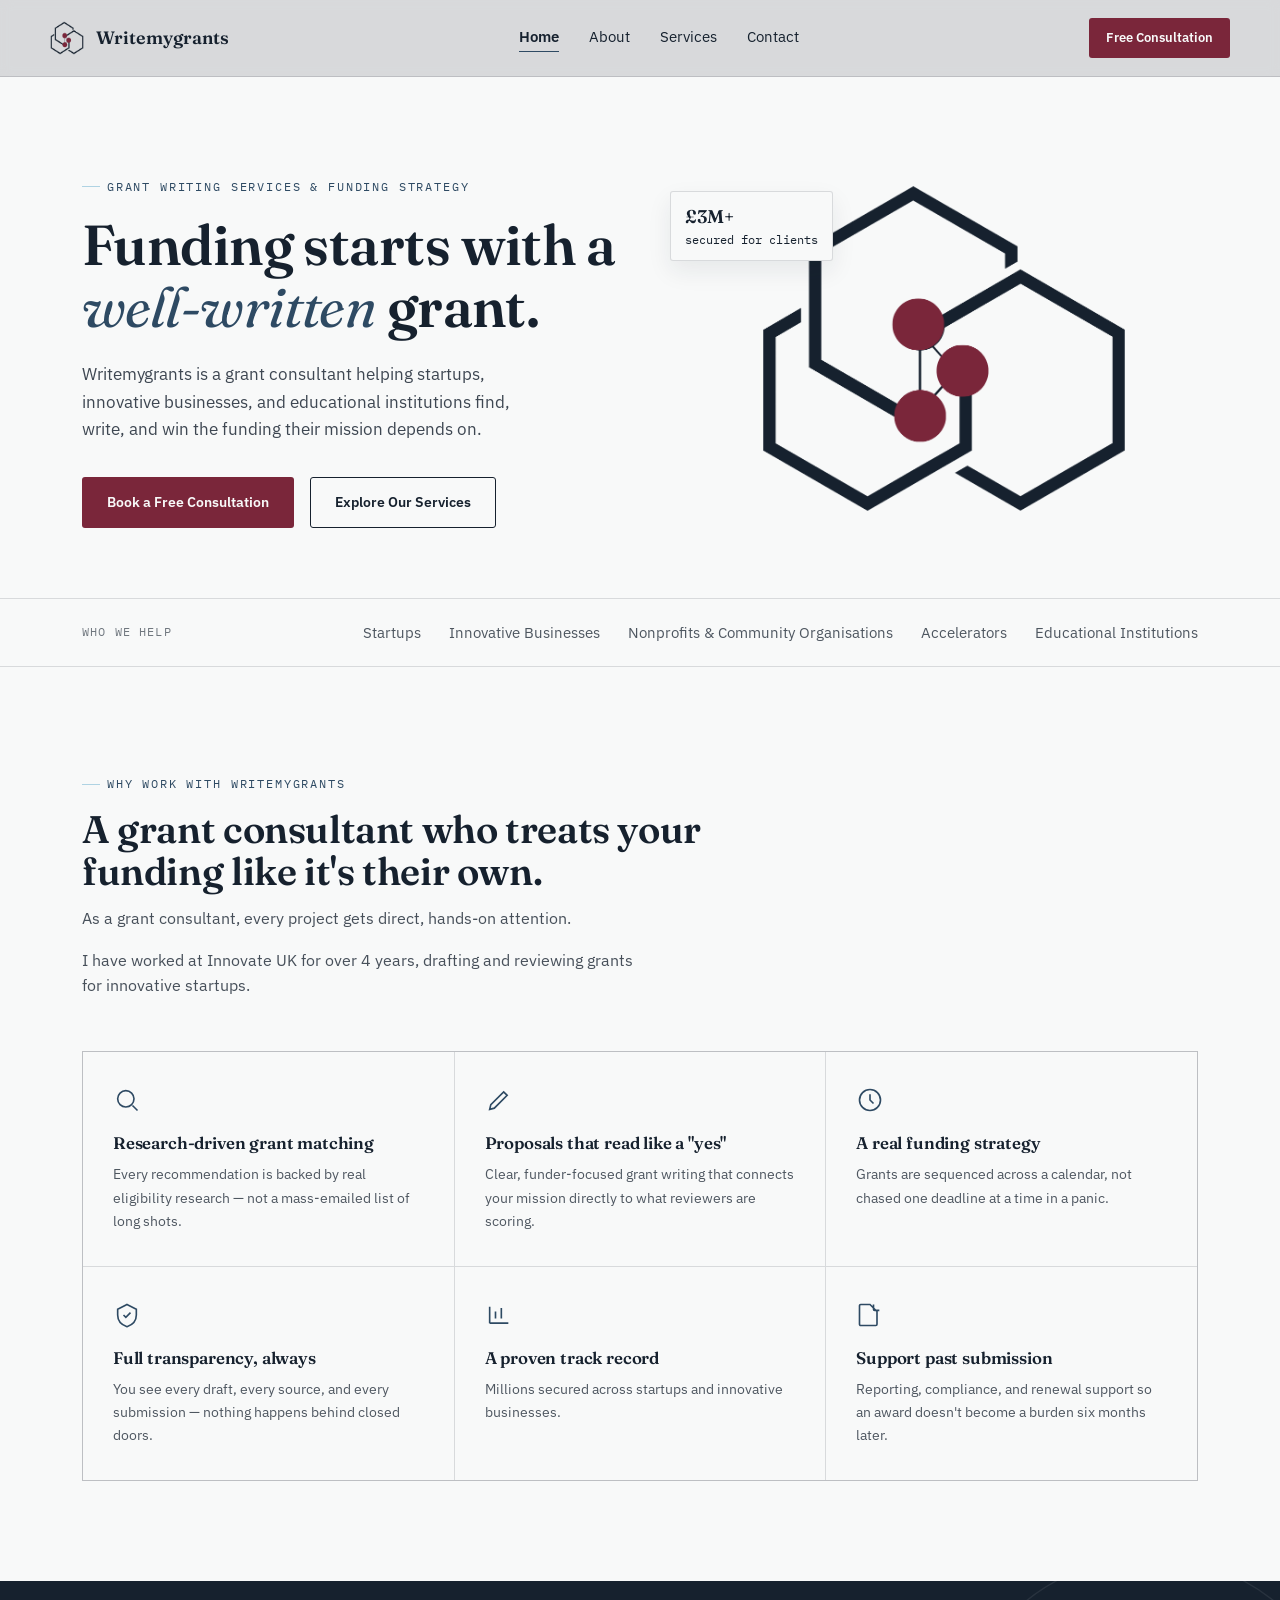
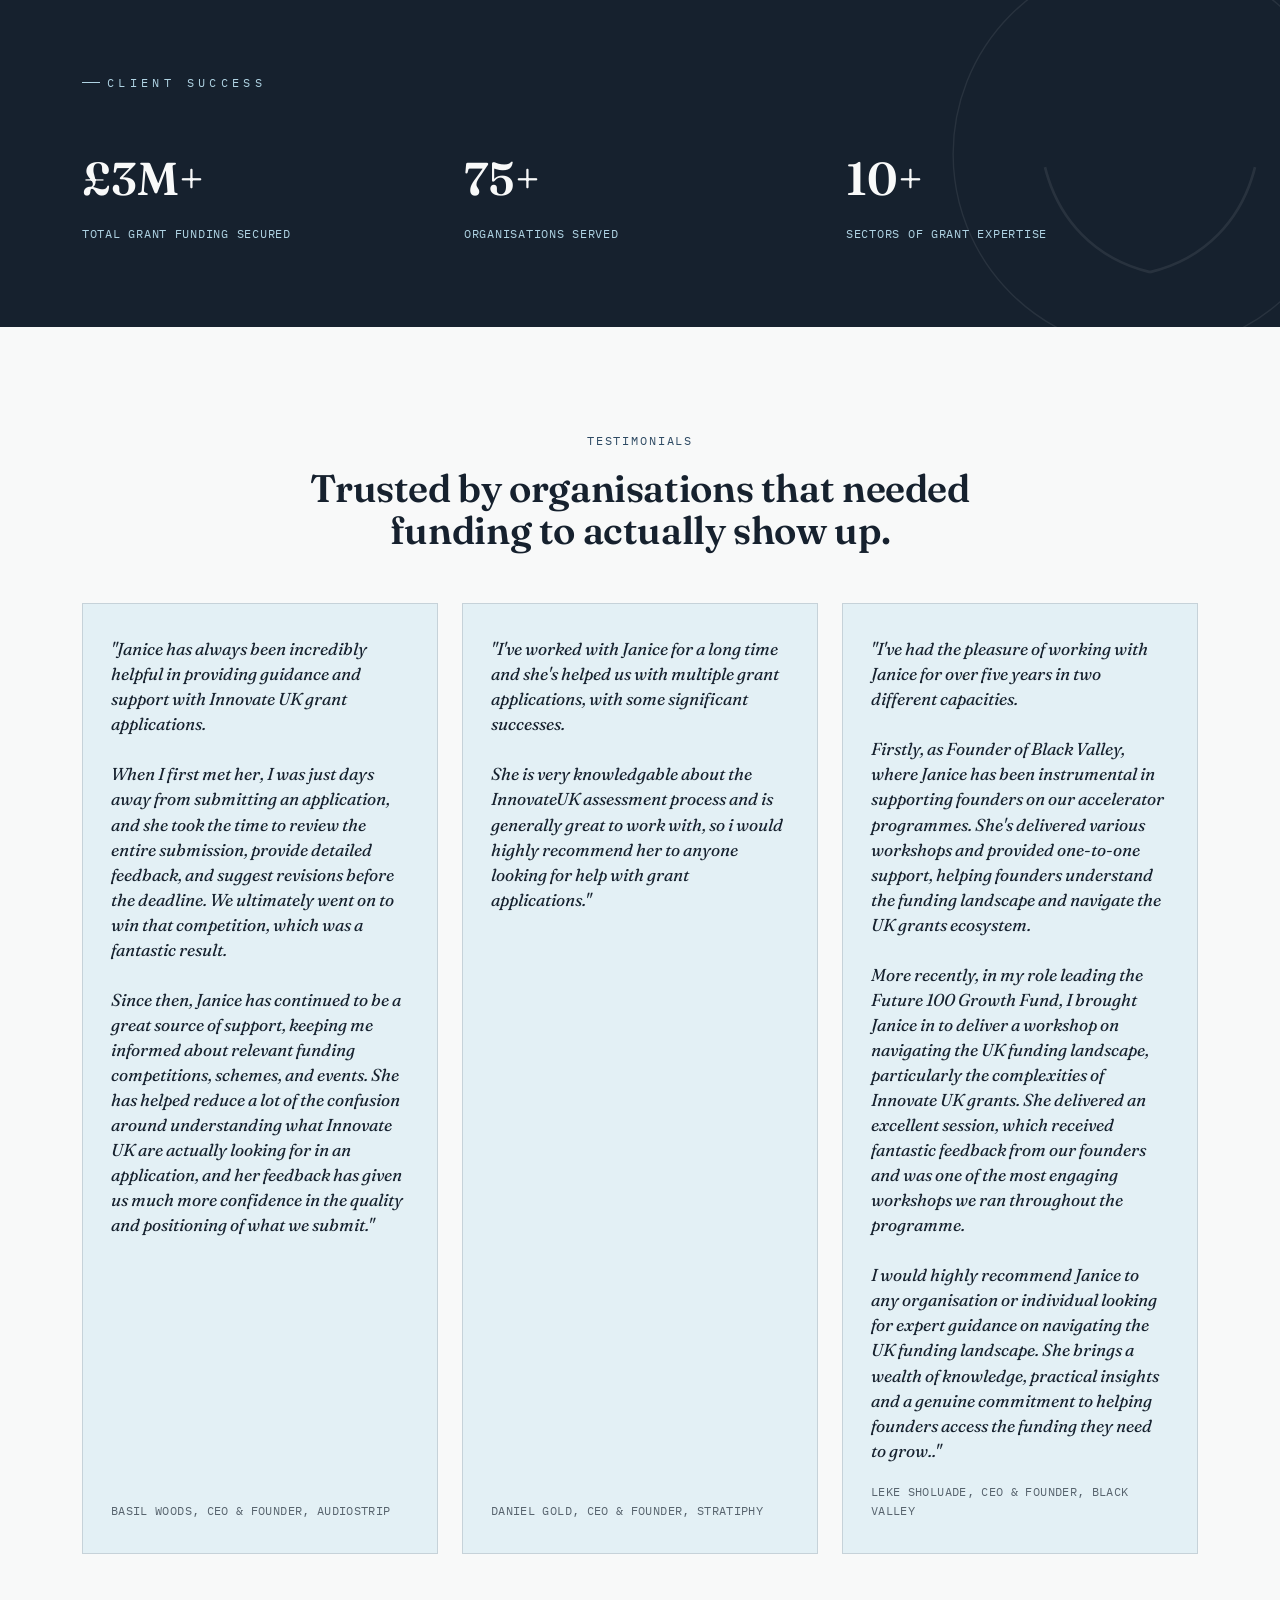
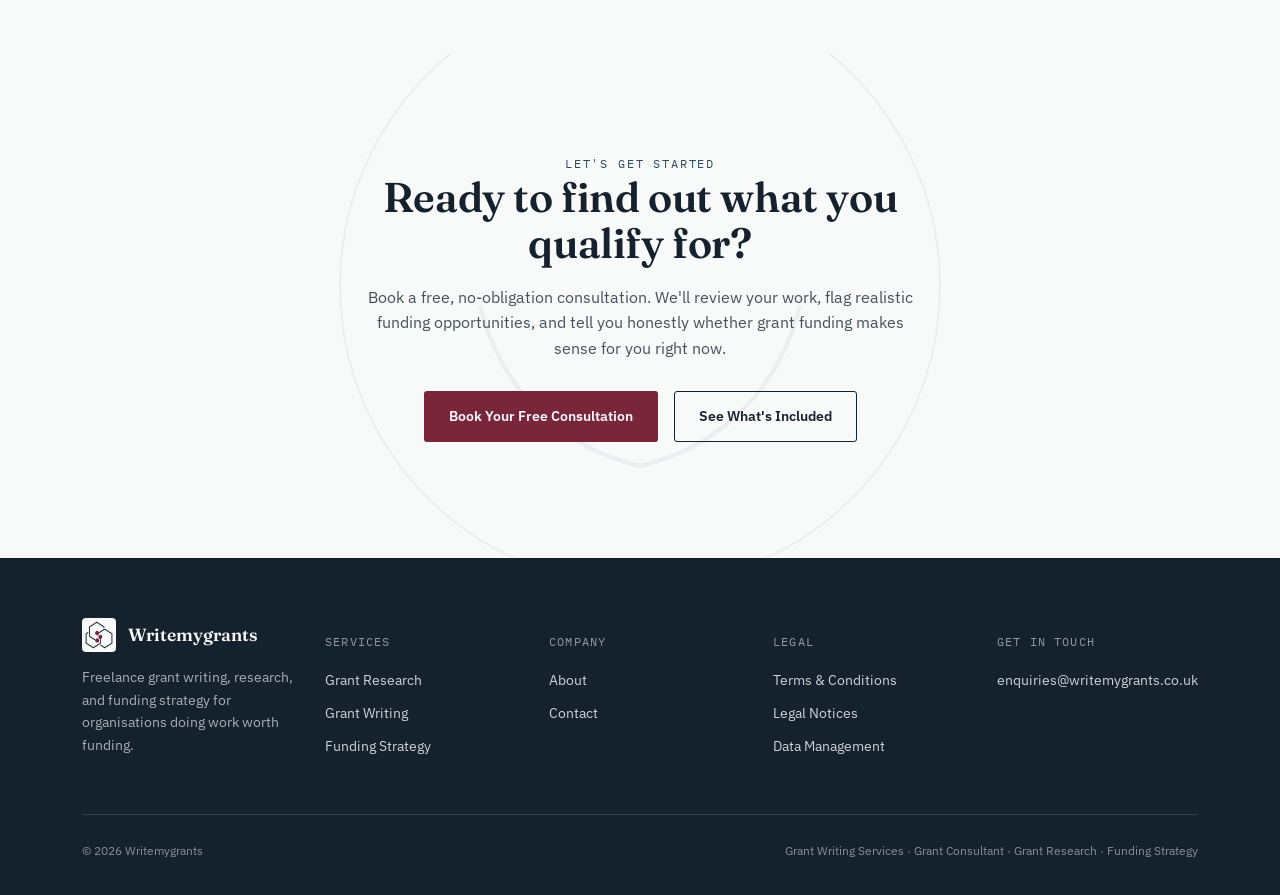
<file: index.html>
<!DOCTYPE html>
<html lang="en">
<head>
<meta charset="UTF-8">
<meta name="viewport" content="width=device-width, initial-scale=1.0">
<title>Writemygrants | Grant Writing Services &amp; Grant Consultant for Startups &amp; Small Businesses</title>
<meta name="description" content="Writemygrants helps startups, innovative businesses, nonprofits, and educational institutions secure funding through expert grant research, grant writing, and funding strategy. Book a free consultation.">
<link rel="preconnect" href="https://fonts.googleapis.com">
<link rel="preconnect" href="https://fonts.gstatic.com" crossorigin>
<link href="https://fonts.googleapis.com/css2?family=Fraunces:ital,opsz,wght@0,9..144,300;0,9..144,500;0,9..144,600;1,9..144,400&family=IBM+Plex+Sans:wght@400;500;600&family=IBM+Plex+Mono:wght@400;500&display=swap" rel="stylesheet">
<link rel="stylesheet" href="styles.css">
</head>
<body>

<header class="site">
  <div class="wrap header-row">
    <a href="index.html" class="brand">
      <img class="mark" src="assets/writemygrants-logo-uploaded.png" alt="Writemygrants logo">
      Writemygrants
    </a>
    <nav class="main-nav" id="mainNav">
      <a href="index.html" class="active">Home</a>
      <a href="about.html">About</a>
      <a href="services.html">Services</a>
      <a href="contact.html">Contact</a>
    </nav>
    <div class="nav-cta">
      <a href="contact.html" class="btn btn-primary btn-sm">Free Consultation</a>
      <button class="nav-toggle" id="navToggle" aria-label="Toggle menu" aria-expanded="false" aria-controls="mainNav">
        <span></span><span></span><span></span>
      </button>
    </div>
  </div>
</header>

<main>

  <!-- ===== HERO ===== -->
  <section class="hero">
    <div class="wrap hero-grid">
      <div>
        <span class="eyebrow">Grant Writing Services &amp; Funding Strategy</span>
        <h1>Funding starts with a <em>well-written</em> grant.</h1>
        <p class="lede">Writemygrants is a grant consultant helping startups, innovative businesses,  and educational institutions find, write, and win the funding their mission depends on.</p>
        <div class="actions">
          <a href="contact.html" class="btn btn-accent">Book a Free Consultation</a>
          <a href="services.html" class="btn btn-ghost">Explore Our Services</a>
        </div>
      </div>
      <div class="hero-visual">
        <img class="seal" src="assets/writemygrants-logo-uploaded.png" alt="Writemygrants logo">
        <div class="chip chip-a"><span class="n">£3M+</span>secured for clients</div>
      </div>
    </div>
  </section>

  <!-- ===== TRUST STRIP ===== -->
  <section class="trust">
    <div class="wrap trust-row">
      <span class="trust-label">Who we help</span>
      <div class="sector-list">
        <span>Startups</span>
        <span>Innovative Businesses</span>
        <span>Nonprofits &amp; Community Organisations</span>
        <span>Accelerators</span>
        <span>Educational Institutions</span>
      </div>
    </div>
  </section>

  <!-- ===== VALUE PROP / BENEFITS ===== -->
  <section class="section" id="benefits">
    <div class="wrap">
      <div class="section-head">
        <span class="eyebrow">Why work with Writemygrants</span>
        <h2>A grant consultant who treats your funding like it's their own.</h2>
        <p>As a grant consultant, every project gets direct, hands-on attention.</p>
        <p>I have worked at Innovate UK for over 4 years, drafting and reviewing grants for innovative startups.</p>
      </div>
      <div class="feature-grid">
        <div class="feature-card">
          <svg class="icon" viewBox="0 0 24 24" fill="none" stroke="currentColor" stroke-width="1.4"><circle cx="11" cy="11" r="7"/><path d="M21 21l-4.3-4.3"/></svg>
          <h3>Research-driven grant matching</h3>
          <p>Every recommendation is backed by real eligibility research — not a mass-emailed list of long shots.</p>
        </div>
        <div class="feature-card">
          <svg class="icon" viewBox="0 0 24 24" fill="none" stroke="currentColor" stroke-width="1.4"><path d="M4 20l4-1 11-11-3-3L5 16l-1 4z"/></svg>
          <h3>Proposals that read like a "yes"</h3>
          <p>Clear, funder-focused grant writing that connects your mission directly to what reviewers are scoring.</p>
        </div>
        <div class="feature-card">
          <svg class="icon" viewBox="0 0 24 24" fill="none" stroke="currentColor" stroke-width="1.4"><path d="M3 12a9 9 0 1018 0 9 9 0 00-18 0z"/><path d="M12 7v5l3 3"/></svg>
          <h3>A real funding strategy</h3>
          <p>Grants are sequenced across a calendar, not chased one deadline at a time in a panic.</p>
        </div>
        <div class="feature-card">
          <svg class="icon" viewBox="0 0 24 24" fill="none" stroke="currentColor" stroke-width="1.4"><path d="M9 12l2 2 4-4M12 3l8 4v5c0 5-3.5 8.5-8 10-4.5-1.5-8-5-8-10V7l8-4z"/></svg>
          <h3>Full transparency, always</h3>
          <p>You see every draft, every source, and every submission — nothing happens behind closed doors.</p>
        </div>
        <div class="feature-card">
          <svg class="icon" viewBox="0 0 24 24" fill="none" stroke="currentColor" stroke-width="1.4"><path d="M4 19V5M4 19h16M9 15v-6M14 15v-9"/></svg>
          <h3>A proven track record</h3>
          <p>Millions secured across startups and innovative businesses.</p>
        </div>
        <div class="feature-card">
          <svg class="icon" viewBox="0 0 24 24" fill="none" stroke="currentColor" stroke-width="1.4"><path d="M15 3v4a1 1 0 001 1h4M4 3h8l6 6v11a1 1 0 01-1 1H4a1 1 0 01-1-1V4a1 1 0 011-1z"/></svg>
          <h3>Support past submission</h3>
          <p>Reporting, compliance, and renewal support so an award doesn't become a burden six months later.</p>
        </div>
      </div>
    </div>
  </section>

  <!-- ===== CLIENT SUCCESS / STATS ===== -->
  <section class="band" id="results">
    <svg class="band-wreath" viewBox="0 0 320 320" fill="none">
      <path d="M160 250 C 118 240, 90 210, 80 170" stroke="var(--beige)" stroke-width="2" fill="none"/>
      <path d="M160 250 C 202 240, 230 210, 240 170" stroke="var(--beige)" stroke-width="2" fill="none"/>
      <circle cx="160" cy="160" r="150" stroke="var(--beige)" stroke-width="1"/>
    </svg>
    <div class="wrap">
      <span class="eyebrow" style="color:var(--pale-blue); margin-bottom:30px; letter-spacing:0.38em;">Client success</span>
      <div class="band-grid" style="margin-top:20px; grid-template-columns:repeat(3,1fr);">
        <div class="stat"><div class="num">£3M+</div><div class="label">Total grant funding secured</div></div>
        <div class="stat"><div class="num">75+</div><div class="label">Organisations served</div></div>
        <div class="stat"><div class="num">10+</div><div class="label">Sectors of grant expertise</div></div>
      </div>
    </div>
  </section>

  <!-- ===== TESTIMONIALS ===== -->
  <section class="section" id="testimonials">
    <div class="wrap">
      <div class="section-head center" style="margin-left:auto;margin-right:auto;">
        <span class="eyebrow center">Testimonials</span>
        <h2>Trusted by organisations that needed funding to actually show up.</h2>
      </div>
      <div class="testi-grid">
        <div class="testi-card">
          <blockquote>"Janice has always been incredibly helpful in providing guidance and support with Innovate UK grant applications. 
          <br><br>  
          When I first met her, I was just days away from submitting an application, and she took the time to review the entire submission, provide detailed feedback, and suggest revisions before the deadline. We ultimately went on to win that competition, which was a fantastic result.
          <br><br>
          Since then, Janice has continued to be a great source of support, keeping me informed about relevant funding competitions, schemes, and events. She has helped reduce a lot of the confusion around understanding what Innovate UK are actually looking for in an application, and her feedback has given us much more confidence in the quality and positioning of what we submit."</blockquote>
          <cite>BASIL WOODS, CEO &amp; FOUNDER, AUDIOSTRIP</cite>
        </div>
        
        <div class="testi-card">
          <blockquote>"I've worked with Janice for a long time and she's helped us with multiple grant applications, with some significant successes. 
            <br><br>
            She is very knowledgable about the InnovateUK assessment process and is generally great to work with, so i would highly recommend her to anyone looking for help with grant applications."</blockquote>
          <cite>DANIEL GOLD, CEO &amp; FOUNDER, STRATIPHY</cite>
        </div>

        <div class="testi-card">
          <blockquote>"I've had the pleasure of working with Janice for over five years in two different capacities.
            <br><br>
            Firstly, as Founder of Black Valley, where Janice has been instrumental in supporting founders on our accelerator programmes. She's delivered various workshops and provided one-to-one support, helping founders understand the funding landscape and navigate the UK grants ecosystem.
            <br><br>
            More recently, in my role leading the Future 100 Growth Fund, I brought Janice in to deliver a workshop on navigating the UK funding landscape, particularly the complexities of Innovate UK grants. She delivered an excellent session, which received fantastic feedback from our founders and was one of the most engaging workshops we ran throughout the programme.
            <br><br>
            I would highly recommend Janice to any organisation or individual looking for expert guidance on navigating the UK funding landscape. She brings a wealth of knowledge, practical insights and a genuine commitment to helping founders access the funding they need to grow.."</blockquote>
          <cite>LEKE SHOLUADE, CEO &amp; FOUNDER, BLACK VALLEY</cite>
        </div>
      </div>
    </div>
  </section>

  <!-- ===== FINAL CTA / CONTACT SECTION ===== -->
  <section class="cta-final" id="contact">
    <svg class="cta-wreath" viewBox="0 0 320 320" fill="none">
      <path d="M160 250 C 118 240, 90 210, 80 170" stroke="var(--olive)" stroke-width="2" fill="none"/>
      <path d="M160 250 C 202 240, 230 210, 240 170" stroke="var(--olive)" stroke-width="2" fill="none"/>
      <circle cx="160" cy="160" r="150" stroke="var(--olive)" stroke-width="1"/>
    </svg>
    <div class="wrap inner">
      <span class="eyebrow center">Let's get started</span>
      <h2>Ready to find out what you qualify for?</h2>
      <p>Book a free, no-obligation consultation. We'll review your work, flag realistic funding opportunities, and tell you honestly whether grant funding makes sense for you right now.</p>
      <div class="actions center">
        <a href="contact.html" class="btn btn-accent">Book Your Free Consultation</a>
        <a href="services.html" class="btn btn-ghost">See What's Included</a>
      </div>
    </div>
  </section>

</main>

<footer class="site">
  <div class="wrap">
    <div class="footer-top">
      <div>
        <div class="footer-brand">
          <img class="mark" src="assets/writemygrants-logo-uploaded.png" alt="Writemygrants logo">
          Writemygrants
        </div>
        <p>Freelance grant writing, research, and funding strategy for organisations doing work worth funding.</p>
      </div>
      <div class="footer-col">
        <h4>Services</h4>
        <a href="services.html">Grant Research</a>
        <a href="services.html">Grant Writing</a>
        <a href="services.html">Funding Strategy</a>
      </div>
      <div class="footer-col">
        <h4>Company</h4>
        <a href="about.html">About</a>
        <a href="contact.html">Contact</a>
      </div>
      <div class="footer-col">
        <h4>Legal</h4>
        <a href="terms.html">Terms &amp; Conditions</a>
        <a href="legal.html">Legal Notices</a>
        <a href="data-management.html">Data Management</a>
      </div>
      <div class="footer-col">
        <h4>Get in touch</h4>
        <a href="mailto:enquiries@writemygrants.co.uk">enquiries@writemygrants.co.uk</a>
      </div>
    </div>
    <div class="footer-bottom">
      <span>© 2026 Writemygrants</span>
      <span>Grant Writing Services · Grant Consultant · Grant Research · Funding Strategy</span>
    </div>
  </div>
</footer>

<script>
  var navToggle = document.getElementById('navToggle');
  var header = document.querySelector('header.site');
  navToggle.addEventListener('click', function(){
    var isOpen = header.classList.toggle('nav-open');
    navToggle.setAttribute('aria-expanded', isOpen ? 'true' : 'false');
  });
  // Close the menu if a nav link is tapped, or the viewport is widened past mobile
  document.querySelectorAll('#mainNav a').forEach(function(a){
    a.addEventListener('click', function(){ header.classList.remove('nav-open'); navToggle.setAttribute('aria-expanded','false'); });
  });
  window.addEventListener('resize', function(){
    if (window.innerWidth > 640) { header.classList.remove('nav-open'); navToggle.setAttribute('aria-expanded','false'); }
  });
</script>

</body>
</html>
</file>
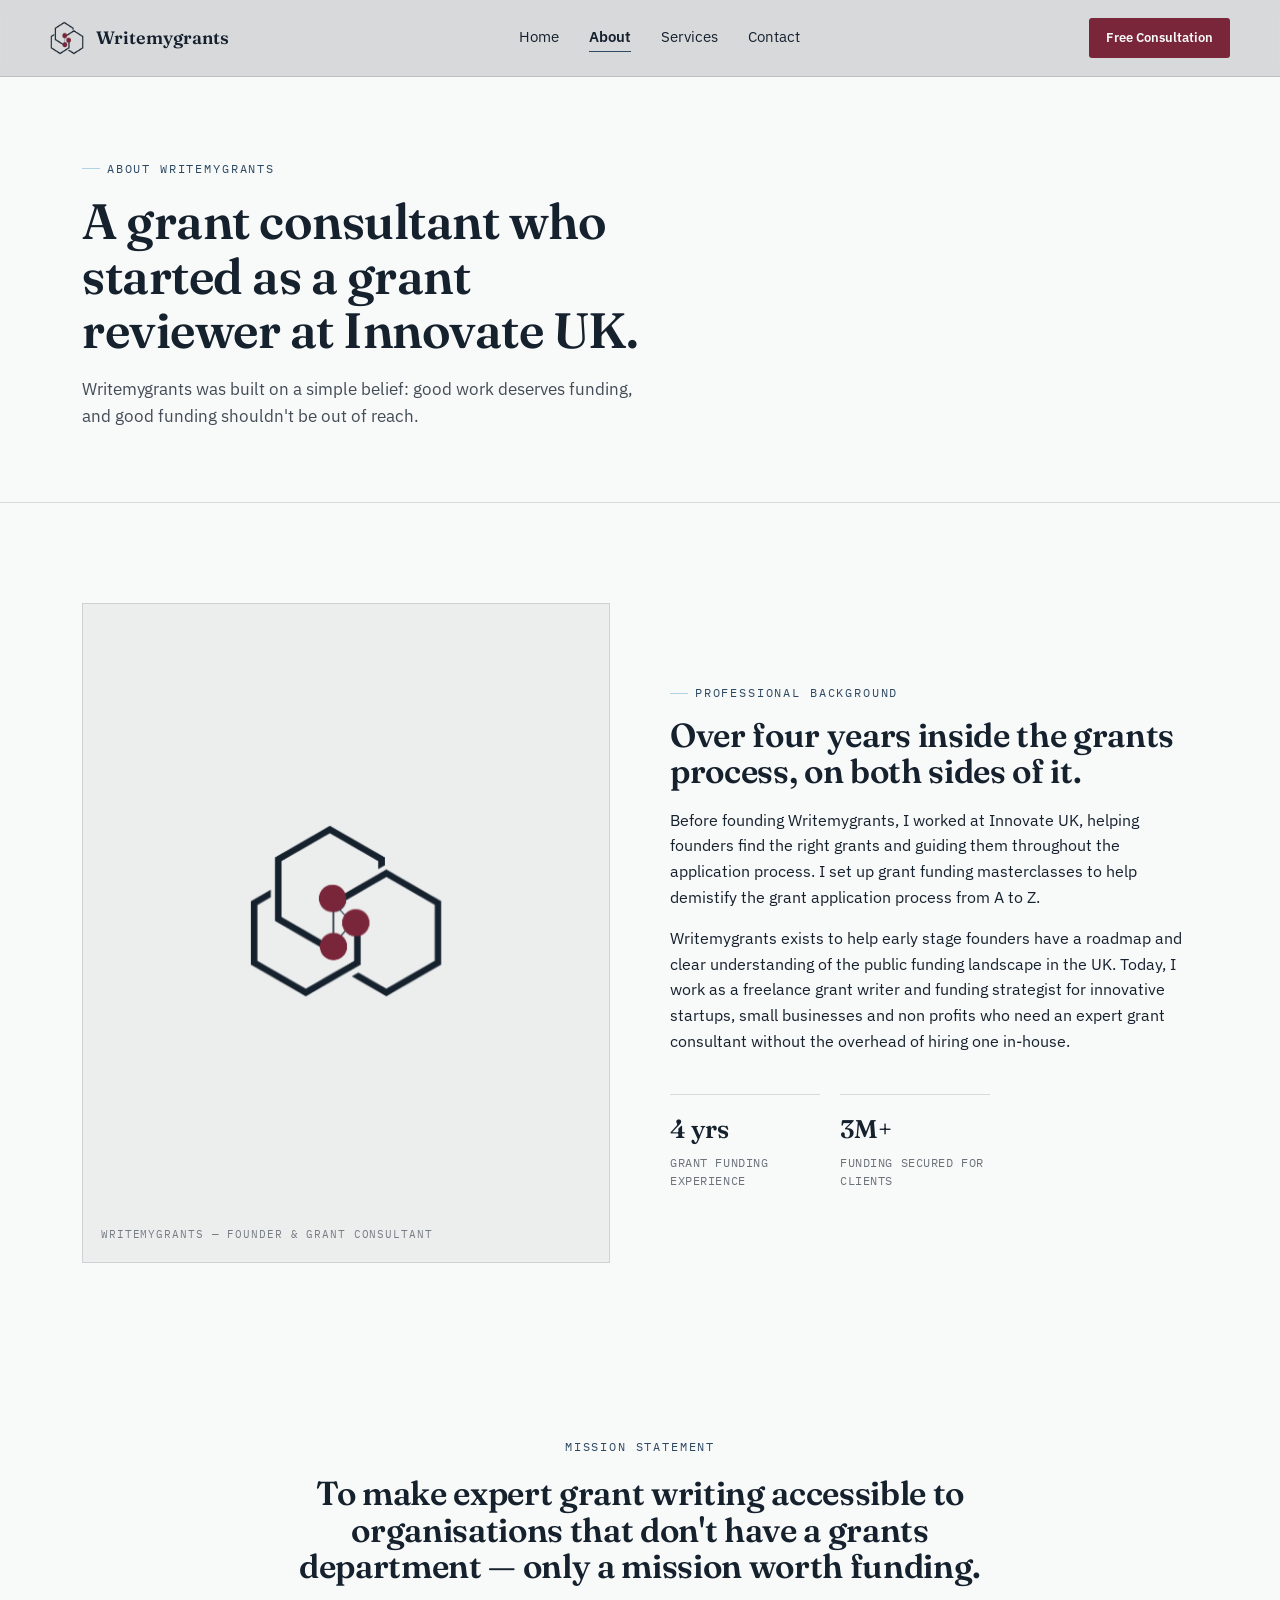
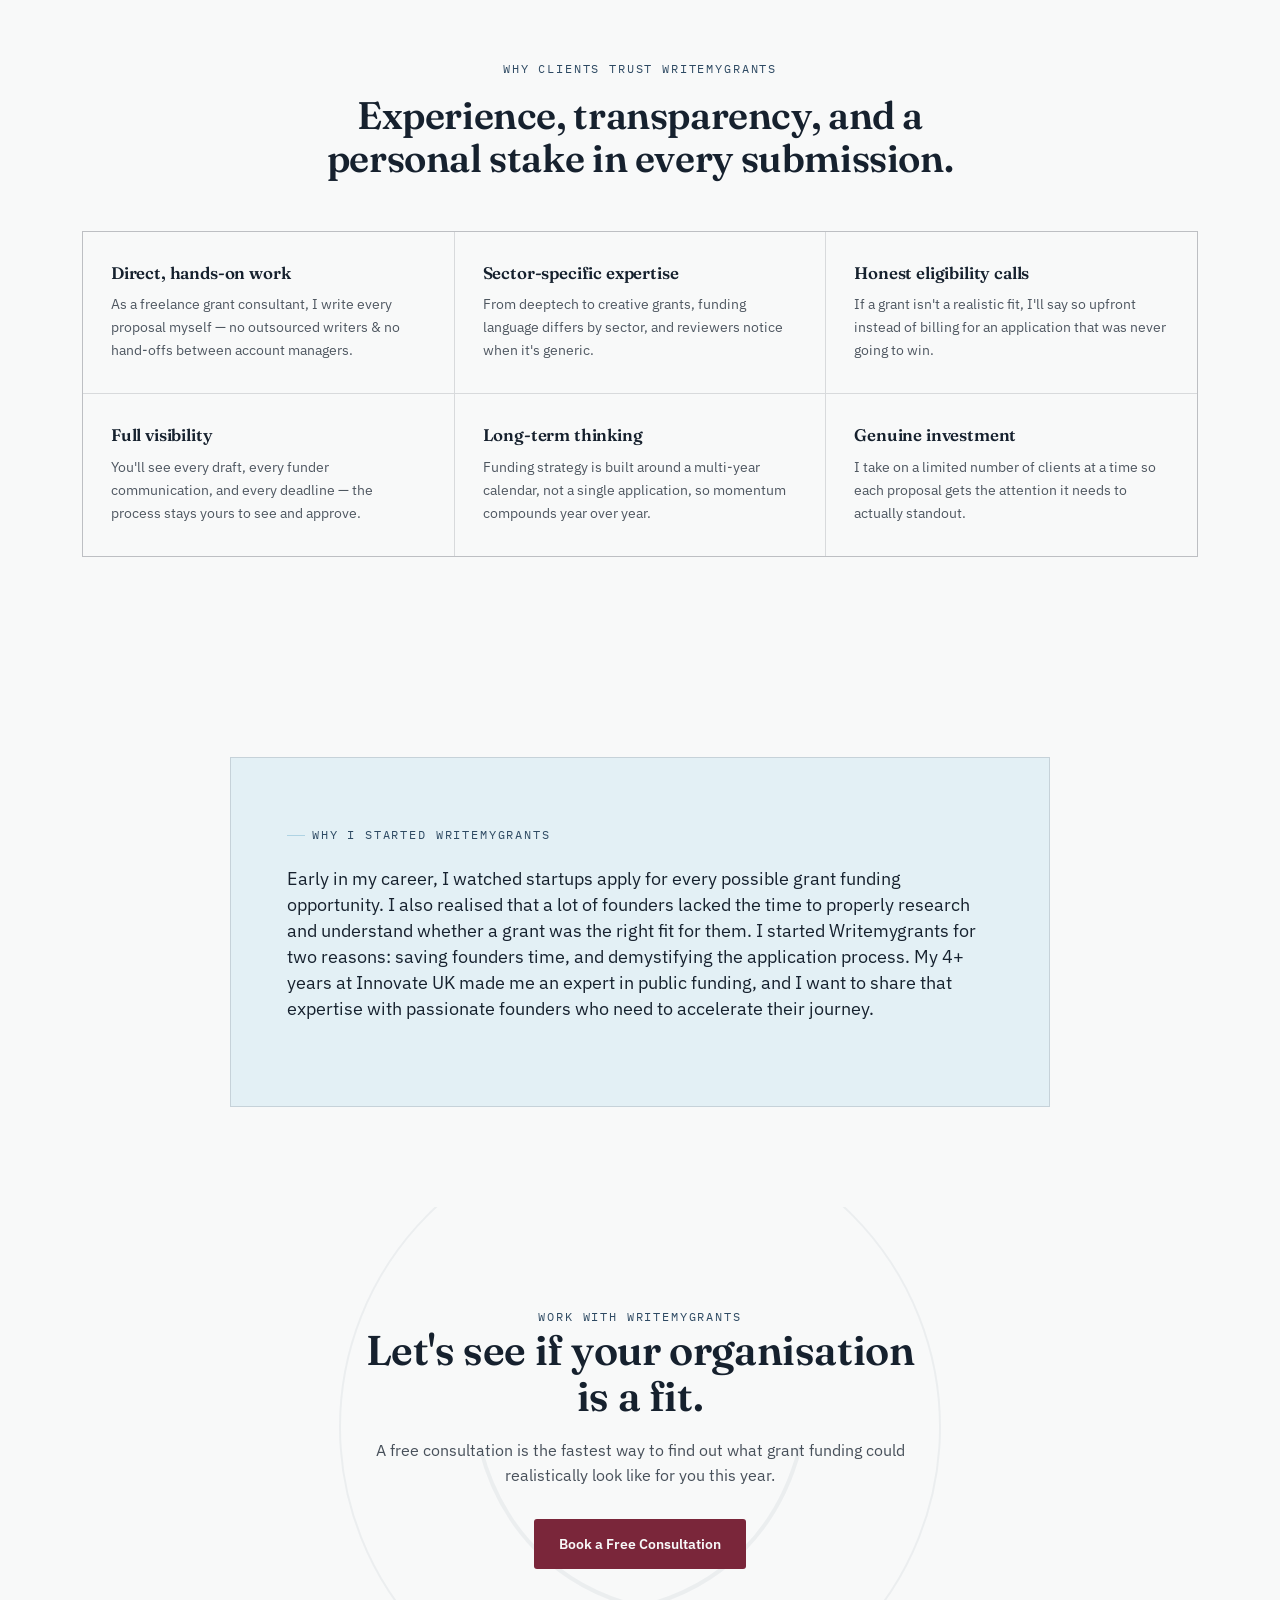
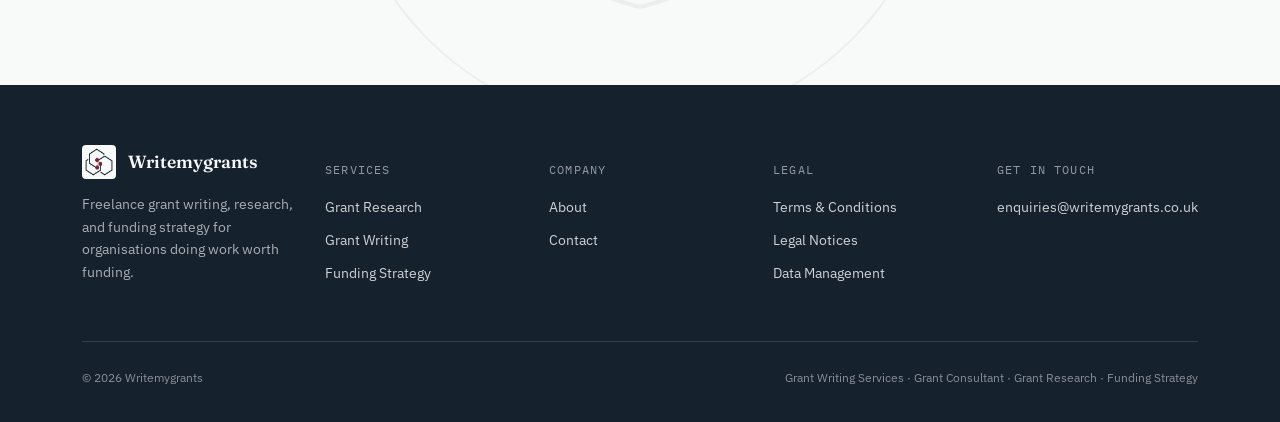
<file: about.html>
<!DOCTYPE html>
<html lang="en">
<head>
<meta charset="UTF-8">
<meta name="viewport" content="width=device-width, initial-scale=1.0">
<title>About Writemygrants | Freelance Grant Consultant &amp; Grant Writing Expert</title>
<meta name="description" content="Learn about Writemygrants — a grant consultant dedicated to helping startups, innovative businesses, and nonprofits secure funding through expert grant research and grant writing.">
<link rel="preconnect" href="https://fonts.googleapis.com">
<link rel="preconnect" href="https://fonts.gstatic.com" crossorigin>
<link href="https://fonts.googleapis.com/css2?family=Fraunces:ital,opsz,wght@0,9..144,300;0,9..144,500;0,9..144,600;1,9..144,400&family=IBM+Plex+Sans:wght@400;500;600&family=IBM+Plex+Mono:wght@400;500&display=swap" rel="stylesheet">
<link rel="stylesheet" href="styles.css">
</head>
<body>

<header class="site">
  <div class="wrap header-row">
    <a href="index.html" class="brand">
      <img class="mark" src="assets/writemygrants-logo-uploaded.png" alt="Writemygrants logo">
      Writemygrants
    </a>
    <nav class="main-nav">
      <a href="index.html">Home</a>
      <a href="about.html" class="active">About</a>
      <a href="services.html">Services</a>
      <a href="contact.html">Contact</a>
    </nav>
    <div class="nav-cta">
      <a href="contact.html" class="btn btn-primary btn-sm">Free Consultation</a>
    </div>
  </div>
</header>

<main>

  <section class="page-hero">
    <div class="wrap">
      <span class="eyebrow">About Writemygrants</span>
      <h1>A grant consultant who started as a grant reviewer at Innovate UK.</h1>
      <p class="lede">Writemygrants was built on a simple belief: good work deserves funding, and good funding shouldn't be out of reach.</p>
    </div>
  </section>

  <section class="section">
    <div class="wrap about-grid">
      <div class="about-portrait">
        <img src="assets/writemygrants-logo-uploaded.png" alt="Writemygrants logo">
        <span class="frame-label">Writemygrants — Founder &amp; Grant Consultant</span>
      </div>
      <div>
        <span class="eyebrow">Professional background</span>
        <h2 style="font-size:clamp(1.7rem,2.6vw,2.2rem); margin: 14px 0 18px;">Over four years inside the grants process, on both sides of it.</h2>
        <p>Before founding Writemygrants, I worked at Innovate UK, helping founders find the right grants and guiding them throughout the application process. I set up grant funding masterclasses to help demistify the grant application process from A to Z.</p>
        <p>Writemygrants exists to help early stage founders have a roadmap and clear understanding of the public funding landscape in the UK. Today, I work as a freelance grant writer and funding strategist for innovative startups, small businesses and non profits who need an expert grant consultant without the overhead of hiring one in-house.</p>
        <div class="creds" style="grid-template-columns:repeat(2,1fr); max-width:320px;">
          <div class="cred"><div class="num">4 yrs</div><div class="label">Grant funding experience</div></div>
          <div class="cred"><div class="num">3M+</div><div class="label">Funding secured for clients</div></div>
        </div>
      </div>
    </div>
  </section>

  <section class="section-tight">
    <div class="wrap wrap-narrow" style="text-align:center;">
      <span class="eyebrow center">Mission statement</span>
      <h2 style="margin:16px 0 0; font-size:clamp(1.6rem,2.6vw,2.1rem);">To make expert grant writing accessible to organisations that don't have a grants department — only a mission worth funding.</h2>
    </div>
  </section>

  <section class="section" style="padding-top:0;">
    <div class="wrap">
      <div class="section-head center" style="margin-left:auto;margin-right:auto;">
        <span class="eyebrow center">Why clients trust Writemygrants</span>
        <h2>Experience, transparency, and a personal stake in every submission.</h2>
      </div>
      <div class="values-grid">
        <div class="value-card">
          <h3>Direct, hands-on work</h3>
          <p>As a freelance grant consultant, I write every proposal myself — no outsourced writers & no hand-offs between account managers.</p>
        </div>
        <div class="value-card">
          <h3>Sector-specific expertise</h3>
          <p>From deeptech to creative grants, funding language differs by sector, and reviewers notice when it's generic.</p>
        </div>
        <div class="value-card">
          <h3>Honest eligibility calls</h3>
          <p>If a grant isn't a realistic fit, I'll say so upfront instead of billing for an application that was never going to win.</p>
        </div>
        <div class="value-card">
          <h3>Full visibility</h3>
          <p>You'll see every draft, every funder communication, and every deadline — the process stays yours to see and approve.</p>
        </div>
        <div class="value-card">
          <h3>Long-term thinking</h3>
          <p>Funding strategy is built around a multi-year calendar, not a single application, so momentum compounds year over year.</p>
        </div>
        <div class="value-card">
          <h3>Genuine investment</h3>
          <p>I take on a limited number of clients at a time so each proposal gets the attention it needs to actually standout.</p>
        </div>
      </div>
    </div>
  </section>

  <!-- ===== PERSONAL STORY ===== -->
  <section class="testimonial">
    <div class="wrap">
      <div class="testimonial-panel" style="text-align:left;">
        <span class="eyebrow" style="margin-bottom:20px;">Why I started Writemygrants</span>
        <blockquote style="font-size:1.15rem; font-style:normal; font-family:'IBM Plex Sans',sans-serif;">Early in my career, I watched startups apply for every possible grant funding opportunity. I also realised that a lot of founders lacked the time to properly research and understand whether a grant was the right fit for them. I started Writemygrants for two reasons: saving founders time, and demystifying the application process. My 4+ years at Innovate UK made me an expert in public funding, and I want to share that expertise with passionate founders who need to accelerate their journey.</blockquote>
      </div>
    </div>
  </section>

  <section class="cta-final">
    <svg class="cta-wreath" viewBox="0 0 320 320" fill="none">
      <path d="M160 250 C 118 240, 90 210, 80 170" stroke="var(--olive)" stroke-width="2" fill="none"/>
      <path d="M160 250 C 202 240, 230 210, 240 170" stroke="var(--olive)" stroke-width="2" fill="none"/>
      <circle cx="160" cy="160" r="150" stroke="var(--olive)" stroke-width="1"/>
    </svg>
    <div class="wrap inner">
      <span class="eyebrow center">Work with Writemygrants</span>
      <h2>Let's see if your organisation is a fit.</h2>
      <p>A free consultation is the fastest way to find out what grant funding could realistically look like for you this year.</p>
      <div class="actions center">
        <a href="contact.html" class="btn btn-accent">Book a Free Consultation</a>
      </div>
    </div>
  </section>

</main>

<footer class="site">
  <div class="wrap">
    <div class="footer-top">
      <div>
        <div class="footer-brand">
          <img class="mark" src="assets/writemygrants-logo-uploaded.png" alt="Writemygrants logo">
          Writemygrants
        </div>
        <p>Freelance grant writing, research, and funding strategy for organisations doing work worth funding.</p>
      </div>
      <div class="footer-col">
        <h4>Services</h4>
        <a href="services.html">Grant Research</a>
        <a href="services.html">Grant Writing</a>
        <a href="services.html">Funding Strategy</a>
      </div>
      <div class="footer-col">
        <h4>Company</h4>
        <a href="about.html">About</a>
        <a href="contact.html">Contact</a>
      </div>
      <div class="footer-col">
        <h4>Legal</h4>
        <a href="terms.html">Terms &amp; Conditions</a>
        <a href="legal.html">Legal Notices</a>
        <a href="data-management.html">Data Management</a>
      </div>
      <div class="footer-col">
        <h4>Get in touch</h4>
        <a href="mailto:enquiries@writemygrants.co.uk">enquiries@writemygrants.co.uk</a>
      </div>
    </div>
    <div class="footer-bottom">
      <span>© 2026 Writemygrants</span>
      <span>Grant Writing Services · Grant Consultant · Grant Research · Funding Strategy</span>
    </div>
  </div>
</footer>

</body>
</html>
</file>
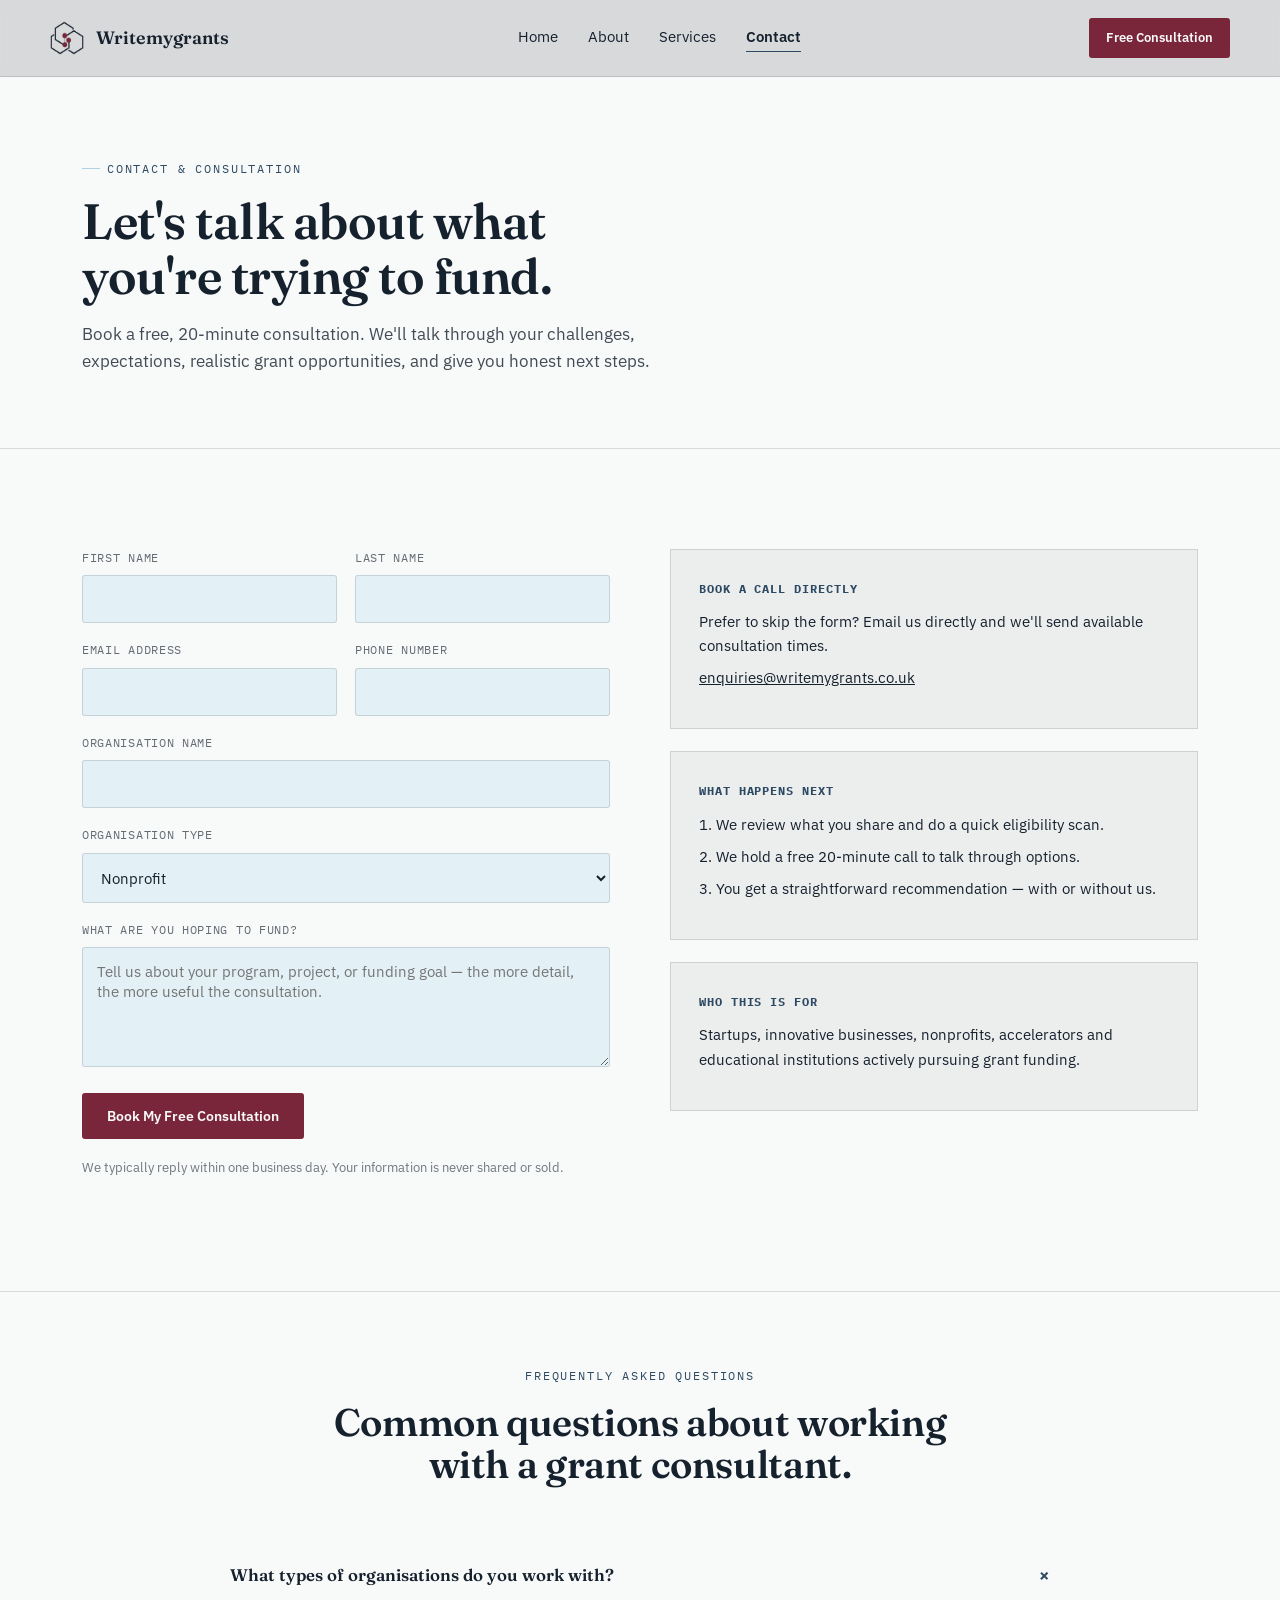
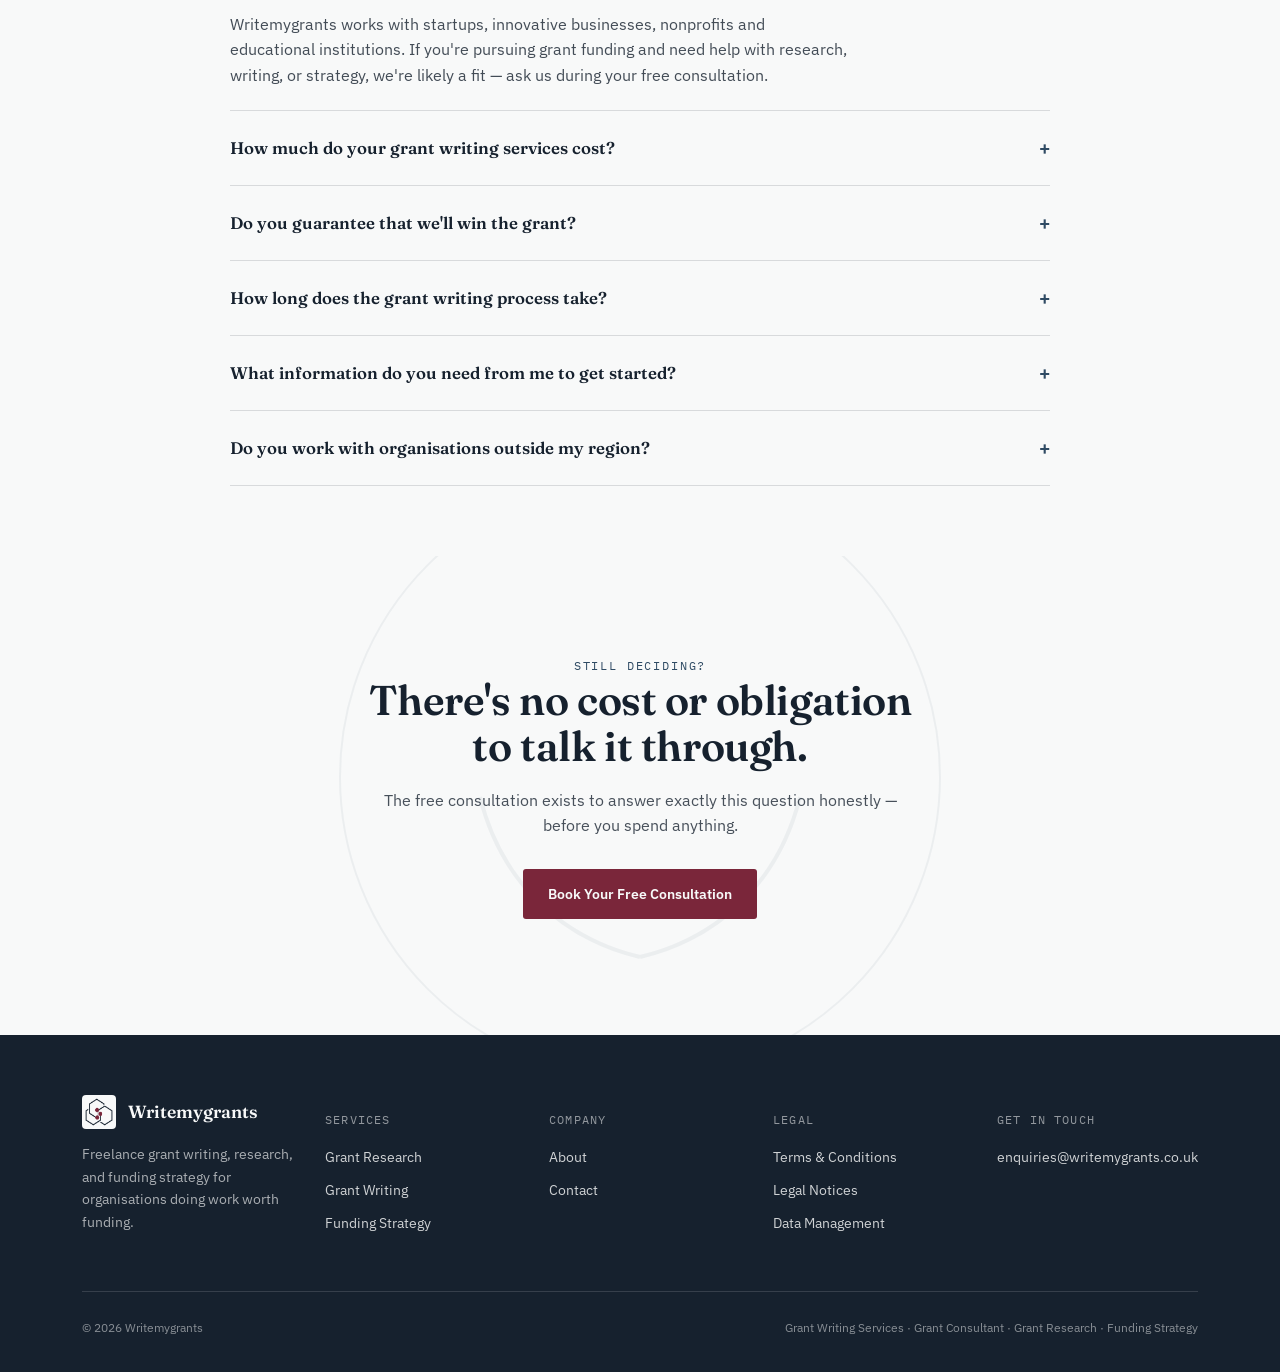
<file: contact.html>
<!DOCTYPE html>
<html lang="en">
<head>
<meta charset="UTF-8">
<meta name="viewport" content="width=device-width, initial-scale=1.0">
<title>Contact Writemygrants | Book a Free Grant Consultation</title>
<meta name="description" content="Ready to pursue grant funding? Contact Writemygrants to book a free consultation and learn how our grant writing and funding strategy services can help you win awards.">
<link rel="preconnect" href="https://fonts.googleapis.com">
<link rel="preconnect" href="https://fonts.gstatic.com" crossorigin>
<link href="https://fonts.googleapis.com/css2?family=Fraunces:ital,opsz,wght@0,9..144,300;0,9..144,500;0,9..144,600;1,9..144,400&family=IBM+Plex+Sans:wght@400;500;600&family=IBM+Plex+Mono:wght@400;500&display=swap" rel="stylesheet">
<link rel="stylesheet" href="styles.css">
</head>
<body>

<header class="site">
  <div class="wrap header-row">
    <a href="index.html" class="brand">
      <img class="mark" src="assets/writemygrants-logo-uploaded.png" alt="Writemygrants logo">
      Writemygrants
    </a>
    <nav class="main-nav">
      <a href="index.html">Home</a>
      <a href="about.html">About</a>
      <a href="services.html">Services</a>
      <a href="contact.html" class="active">Contact</a>
    </nav>
    <div class="nav-cta">
      <a href="#form" class="btn btn-primary btn-sm">Free Consultation</a>
    </div>
  </div>
</header>

<main>

  <section class="page-hero">
    <div class="wrap">
      <span class="eyebrow">Contact &amp; Consultation</span>
      <h1>Let's talk about what you're trying to fund.</h1>
      <p class="lede">Book a free, 20-minute consultation. We'll talk through your challenges, expectations, realistic grant opportunities, and give you honest next steps.</p>
    </div>
  </section>

  <section class="section" id="form">
    <div class="wrap contact-grid">

      <!--
        FORMSPREE SETUP — do this before the form will work:
        1. Create a free account at https://formspree.io and add a new form.
        2. Formspree gives you an endpoint like https://formspree.io/f/abcd1234
        3. Replace YOUR_FORM_ID below (in the form's action attribute) with that ID.
        That's the only change needed — the JS at the bottom of this page handles the rest.
      --> 
      <form class="contact-form" id="contactForm" action="https://formspree.io/f/xkjgjbzq" method="POST">
        <div class="form-row">
          <div>
            <label for="fname">First name</label>
            <input id="fname" name="First name" type="text" required>
          </div>
          <div>
            <label for="lname">Last name</label>
            <input id="lname" name="Last name" type="text" required>
          </div>
        </div>
        <div class="form-row">
          <div>
            <label for="email">Email address</label>
            <input id="email" name="Email" type="email" required>
          </div>
          <div>
            <label for="phone">Phone number</label>
            <input id="phone" name="Phone" type="tel">
          </div>
        </div>
        <div>
          <label for="org">Organisation name</label>
          <input id="org" name="Organisation" type="text">
        </div>
        <div>
          <label for="type">Organisation type</label>
          <select id="type" name="Organisation type">
            <option>Nonprofit</option>
            <option>Small business</option>
            <option>Startup / accelerator</option>
            <option>Community organisation</option>
            <option>Educational institution</option>
            <option>Other</option>
          </select>
        </div>
        <div>
          <label for="need">What are you hoping to fund?</label>
          <textarea id="need" name="What are you hoping to fund" placeholder="Tell us about your program, project, or funding goal — the more detail, the more useful the consultation."></textarea>
        </div>
        <div class="actions">
          <button type="submit" class="btn btn-accent" id="contactSubmit">Book My Free Consultation</button>
        </div>
        <p class="form-note" id="formNote">We typically reply within one business day. Your information is never shared or sold.</p>
      </form>

      <aside class="contact-side">
        <div class="panel">
          <h4>Book a call directly</h4>
          <p>Prefer to skip the form? Email us directly and we'll send available consultation times.</p>
          <p><a href="mailto:enquiries@writemygrants.co.uk">enquiries@writemygrants.co.uk</a></p>
        </div>
        <div class="panel">
          <h4>What happens next</h4>
          <p>1. We review what you share and do a quick eligibility scan.</p>
          <p>2. We hold a free 20-minute call to talk through options.</p>
          <p>3. You get a straightforward recommendation — with or without us.</p>
        </div>
        <div class="panel">
          <h4>Who this is for</h4>
          <p>Startups, innovative businesses, nonprofits, accelerators and educational institutions actively pursuing grant funding.</p>
        </div>
      </aside>

    </div>
  </section>

  <!-- ===== FAQ ===== -->
  <section class="section-tight" style="border-top:1px solid var(--line);">
    <div class="wrap">
      <div class="section-head center" style="margin-left:auto;margin-right:auto;">
        <span class="eyebrow center">Frequently asked questions</span>
        <h2>Common questions about working with a grant consultant.</h2>
      </div>
      <div class="faq" id="faq">

        <div class="faq-item open">
          <button class="faq-q">What types of organisations do you work with?<span class="plus">+</span></button>
          <div class="faq-a"><p>Writemygrants works with startups, innovative businesses, nonprofits and educational institutions. If you're pursuing grant funding and need help with research, writing, or strategy, we're likely a fit — ask us during your free consultation.</p></div>
        </div>

        <div class="faq-item">
          <button class="faq-q">How much do your grant writing services cost?<span class="plus">+</span></button>
          <div class="faq-a"><p>Pricing depends on project scope — a single proposal is priced differently than an ongoing funding strategy retainer. We'll give you a clear, itemized quote after understanding your goals during the free consultation, with no hidden fees.</p></div>
        </div>

        <div class="faq-item">
          <button class="faq-q">Do you guarantee that we'll win the grant?<span class="plus">+</span></button>
          <div class="faq-a"><p>No ethical grant consultant can guarantee an award — funding decisions are ultimately made by the funder. What we do guarantee is a professionally researched, strategically written, fully compliant application that gives you the strongest realistic chance of success.</p></div>
        </div>

        <div class="faq-item">
          <button class="faq-q">How long does the grant writing process take?<span class="plus">+</span></button>
          <div class="faq-a"><p>Most full proposals take three to six weeks from kickoff to submission, depending on complexity and funder deadlines. Grant application reviews and shorter engagements can move faster — we'll map out a realistic timeline once we know the opportunity.</p></div>
        </div>

        <div class="faq-item">
          <button class="faq-q">What information do you need from me to get started?<span class="plus">+</span></button>
          <div class="faq-a"><p>Generally: an overview of your work, past application outcome(s), existing budgets, and any grants you're already considering. We'll send a simple intake checklist after your consultation so nothing gets missed.</p></div>
        </div>

        <div class="faq-item">
          <button class="faq-q">Do you work with organisations outside my region?<span class="plus">+</span></button>
          <div class="faq-a"><p>Yes — as a freelance grant consultant, Writemygrants works remotely with clients across the country. Location only matters for grants that are geographically restricted, which we'll flag during research.</p></div>
        </div>

      </div>
    </div>
  </section>

  <section class="cta-final">
    <svg class="cta-wreath" viewBox="0 0 320 320" fill="none">
      <path d="M160 250 C 118 240, 90 210, 80 170" stroke="var(--olive)" stroke-width="2" fill="none"/>
      <path d="M160 250 C 202 240, 230 210, 240 170" stroke="var(--olive)" stroke-width="2" fill="none"/>
      <circle cx="160" cy="160" r="150" stroke="var(--olive)" stroke-width="1"/>
    </svg>
    <div class="wrap inner">
      <span class="eyebrow center">Still deciding?</span>
      <h2>There's no cost or obligation to talk it through.</h2>
      <p>The free consultation exists to answer exactly this question honestly — before you spend anything.</p>
      <div class="actions center">
        <a href="#form" class="btn btn-accent">Book Your Free Consultation</a>
      </div>
    </div>
  </section>

</main>

<footer class="site">
  <div class="wrap">
    <div class="footer-top">
      <div>
        <div class="footer-brand">
          <img class="mark" src="assets/writemygrants-logo-uploaded.png" alt="Writemygrants logo">
          Writemygrants
        </div>
        <p>Freelance grant writing, research, and funding strategy for organisations doing work worth funding.</p>
      </div>
      <div class="footer-col">
        <h4>Services</h4>
        <a href="services.html">Grant Research</a>
        <a href="services.html">Grant Writing</a>
        <a href="services.html">Funding Strategy</a>
      </div>
      <div class="footer-col">
        <h4>Company</h4>
        <a href="about.html">About</a>
        <a href="contact.html">Contact</a>
      </div>
      <div class="footer-col">
        <h4>Legal</h4>
        <a href="terms.html">Terms &amp; Conditions</a>
        <a href="legal.html">Legal Notices</a>
        <a href="data-management.html">Data Management</a>
      </div>
      <div class="footer-col">
        <h4>Get in touch</h4>
        <a href="mailto:enquiries@writemygrants.co.uk">enquiries@writemygrants.co.uk</a>
      </div>
    </div>
    <div class="footer-bottom">
      <span>© 2026 Writemygrants</span>
      <span>Grant Writing Services · Grant Consultant · Grant Research · Funding Strategy</span>
    </div>
  </div>
</footer>

<script>
  document.querySelectorAll('.faq-item .faq-q').forEach(function(btn){
    btn.addEventListener('click', function(){
      var item = btn.closest('.faq-item');
      var wasOpen = item.classList.contains('open');
      document.querySelectorAll('.faq-item').forEach(function(i){ i.classList.remove('open'); });
      if(!wasOpen){ item.classList.add('open'); }
    });
  });

  // Contact form — submits to Formspree without leaving the page.
  var contactForm = document.getElementById('contactForm');
  var formNote = document.getElementById('formNote');
  var submitBtn = document.getElementById('contactSubmit');
  var defaultNote = formNote.textContent;

  contactForm.addEventListener('submit', function(e){
    e.preventDefault();

    if(contactForm.action.indexOf('YOUR_FORM_ID') !== -1){
      formNote.textContent = 'Form not yet connected — add your Formspree form ID in contact.html.';
      return;
    }

    submitBtn.disabled = true;
    submitBtn.textContent = 'Sending…';
    formNote.textContent = defaultNote;

    fetch(contactForm.action, {
      method: 'POST',
      body: new FormData(contactForm),
      headers: { 'Accept': 'application/json' }
    }).then(function(response){
      if(response.ok){
        contactForm.reset();
        submitBtn.textContent = 'Message sent';
        formNote.textContent = "Thanks — we've received your message and typically reply within one business day.";
      } else {
        submitBtn.disabled = false;
        submitBtn.textContent = 'Book My Free Consultation';
        formNote.textContent = 'Something went wrong sending that. Please try again or email enquiries@writemygrants.co.uk directly.';
      }
    }).catch(function(){
      submitBtn.disabled = false;
      submitBtn.textContent = 'Book My Free Consultation';
      formNote.textContent = 'Something went wrong sending that. Please try again or email enquiries@writemygrants.co.uk directly.';
    });
  });
</script>

</body>
</html>
</file>
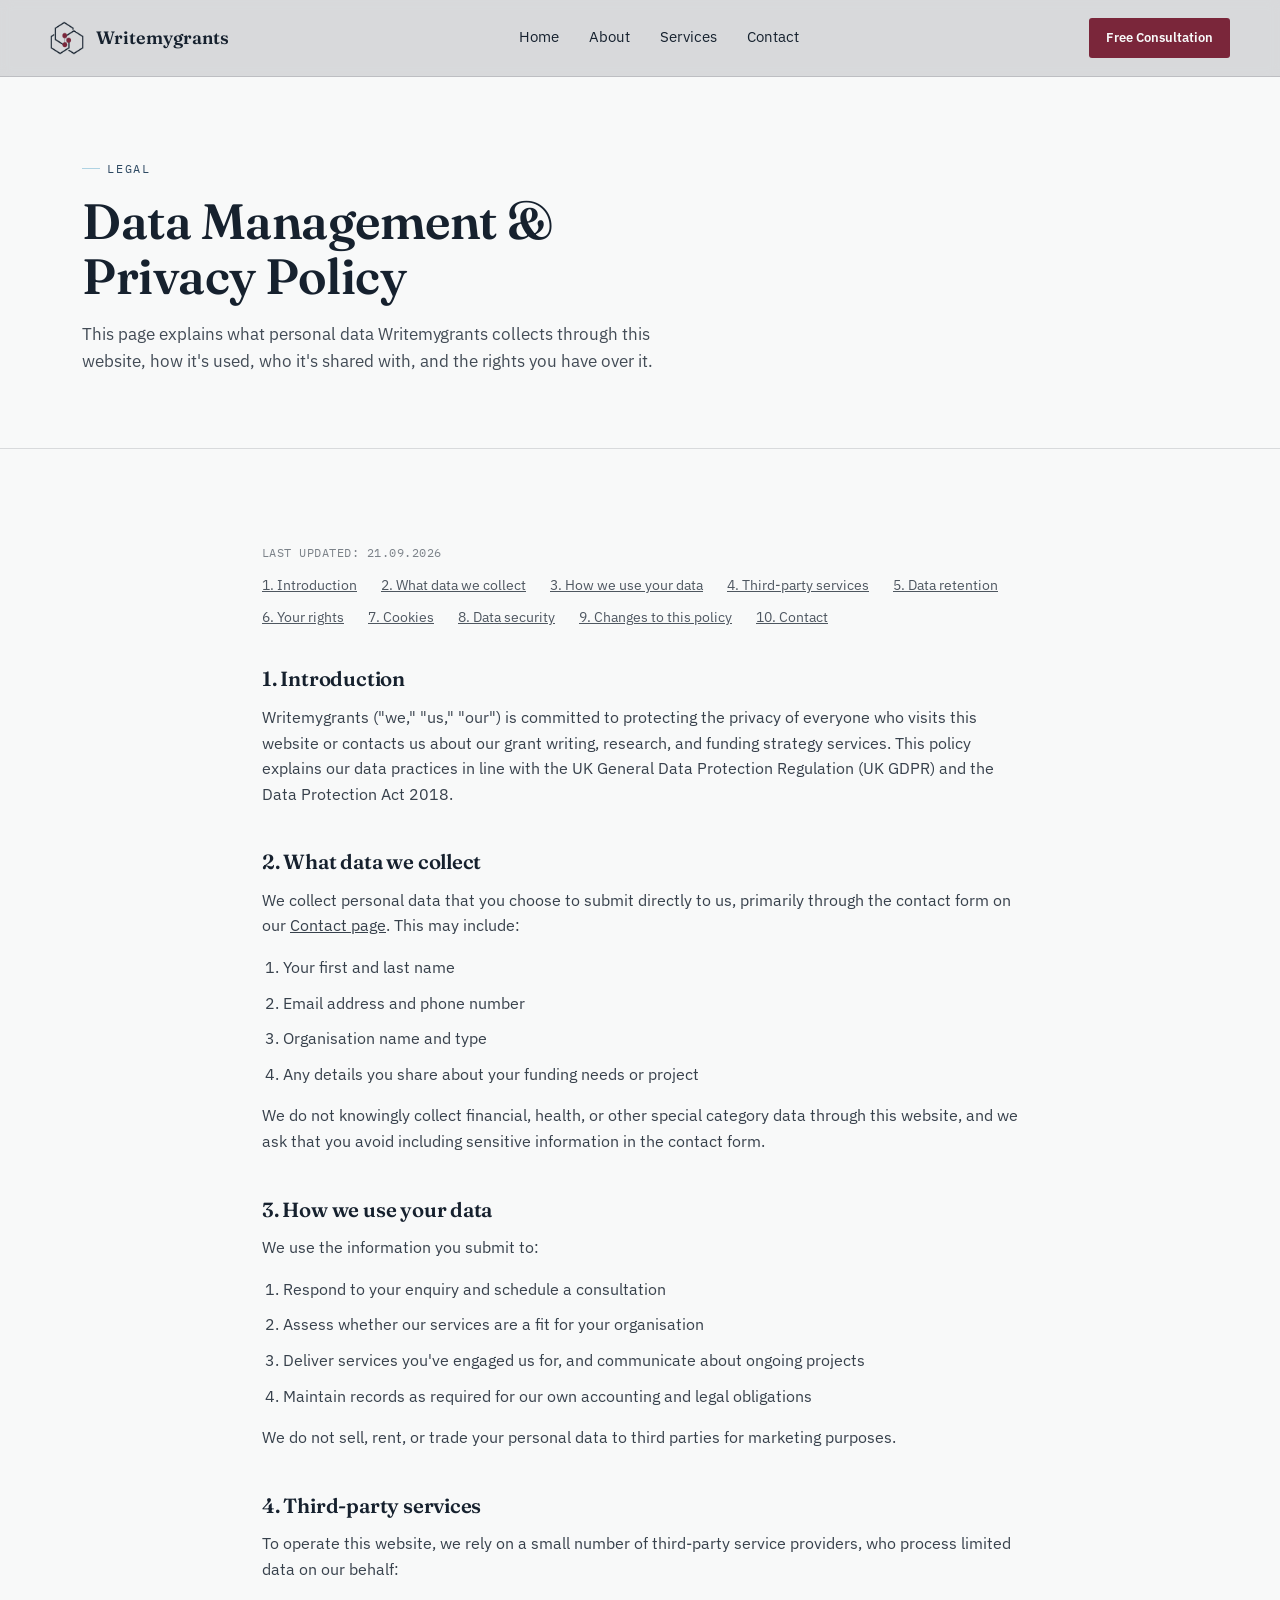
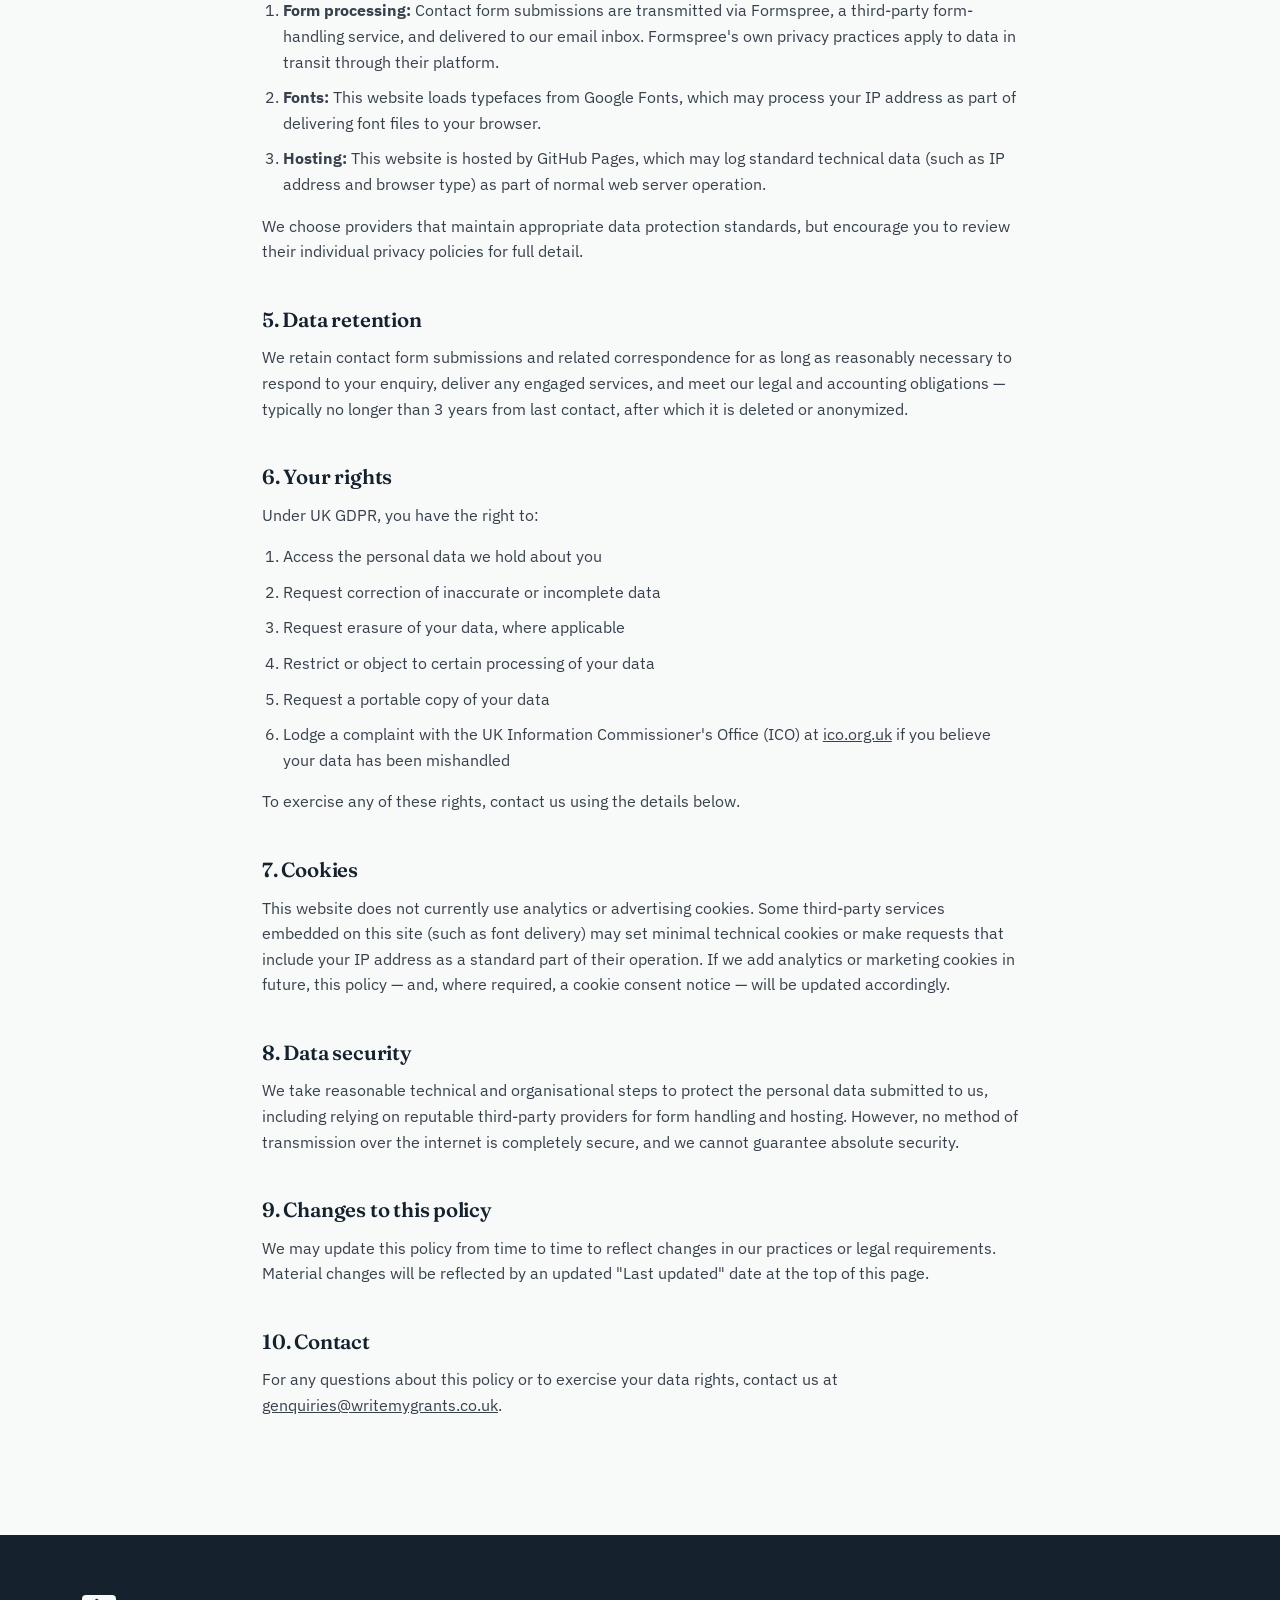
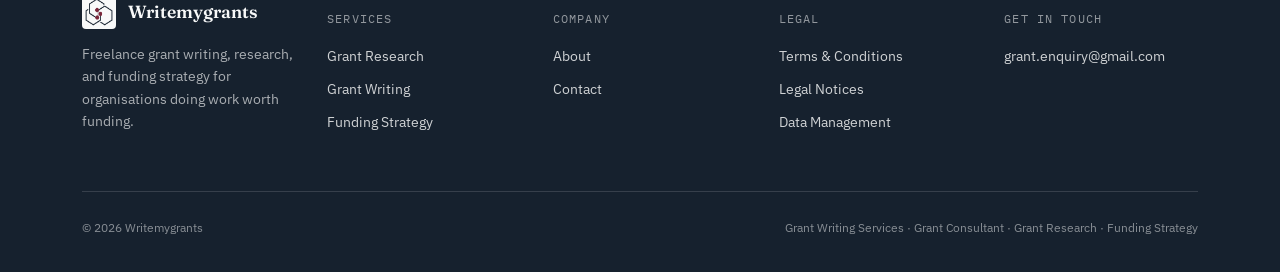
<file: data-management.html>
<!DOCTYPE html>
<html lang="en">
<head>
<meta charset="UTF-8">
<meta name="viewport" content="width=device-width, initial-scale=1.0">
<title>Data Management &amp; Privacy Policy | Writemygrants</title>
<meta name="description" content="How Writemygrants collects, uses, stores, and protects personal data submitted through this website, including your rights under UK GDPR.">
<meta name="robots" content="noindex">
<link rel="preconnect" href="https://fonts.googleapis.com">
<link rel="preconnect" href="https://fonts.gstatic.com" crossorigin>
<link href="https://fonts.googleapis.com/css2?family=Fraunces:ital,opsz,wght@0,9..144,300;0,9..144,500;0,9..144,600;1,9..144,400&family=IBM+Plex+Sans:wght@400;500;600&family=IBM+Plex+Mono:wght@400;500&display=swap" rel="stylesheet">
<link rel="stylesheet" href="styles.css">
</head>
<body>

<header class="site">
  <div class="wrap header-row">
    <a href="index.html" class="brand">
      <img class="mark" src="assets/writemygrants-logo-uploaded.png" alt="Writemygrants logo">
      Writemygrants
    </a>
    <nav class="main-nav">
      <a href="index.html">Home</a>
      <a href="about.html">About</a>
      <a href="services.html">Services</a>
      <a href="contact.html">Contact</a>
    </nav>
    <div class="nav-cta">
      <a href="contact.html" class="btn btn-primary btn-sm">Free Consultation</a>
    </div>
  </div>
</header>

<main>

  <section class="page-hero">
    <div class="wrap">
      <span class="eyebrow">Legal</span>
      <h1>Data Management &amp; Privacy Policy</h1>
      <p class="lede">This page explains what personal data Writemygrants collects through this website, how it's used, who it's shared with, and the rights you have over it.</p>
    </div>
  </section>

  <section class="section">
    <div class="wrap wrap-narrow legal-page">

      <p class="updated">Last updated: 21.09.2026</p>

      <div class="legal-toc">
        <a href="#intro">1. Introduction</a>
        <a href="#collect">2. What data we collect</a>
        <a href="#use">3. How we use your data</a>
        <a href="#thirdparty">4. Third-party services</a>
        <a href="#retention">5. Data retention</a>
        <a href="#rights">6. Your rights</a>
        <a href="#cookies">7. Cookies</a>
        <a href="#security">8. Data security</a>
        <a href="#changes">9. Changes to this policy</a>
        <a href="#contact">10. Contact</a>
      </div>

      <h2 id="intro">1. Introduction</h2>
      <p>Writemygrants ("we," "us," "our") is committed to protecting the privacy of everyone who visits this website or contacts us about our grant writing, research, and funding strategy services. This policy explains our data practices in line with the UK General Data Protection Regulation (UK GDPR) and the Data Protection Act 2018.</p>

      <h2 id="collect">2. What data we collect</h2>
      <p>We collect personal data that you choose to submit directly to us, primarily through the contact form on our <a href="contact.html">Contact page</a>. This may include:</p>
      <ol class="legal-list">
        <li>Your first and last name</li>
        <li>Email address and phone number</li>
        <li>Organisation name and type</li>
        <li>Any details you share about your funding needs or project</li>
      </ol>
      <p>We do not knowingly collect financial, health, or other special category data through this website, and we ask that you avoid including sensitive information in the contact form.</p>

      <h2 id="use">3. How we use your data</h2>
      <p>We use the information you submit to:</p>
      <ol class="legal-list">
        <li>Respond to your enquiry and schedule a consultation</li>
        <li>Assess whether our services are a fit for your organisation</li>
        <li>Deliver services you've engaged us for, and communicate about ongoing projects</li>
        <li>Maintain records as required for our own accounting and legal obligations</li>
      </ol>
      <p>We do not sell, rent, or trade your personal data to third parties for marketing purposes.</p>

      <h2 id="thirdparty">4. Third-party services</h2>
      <p>To operate this website, we rely on a small number of third-party service providers, who process limited data on our behalf:</p>
      <ol class="legal-list">
        <li><strong>Form processing:</strong> Contact form submissions are transmitted via Formspree, a third-party form-handling service, and delivered to our email inbox. Formspree's own privacy practices apply to data in transit through their platform.</li>
        <li><strong>Fonts:</strong> This website loads typefaces from Google Fonts, which may process your IP address as part of delivering font files to your browser.</li>
        <li><strong>Hosting:</strong> This website is hosted by GitHub Pages, which may log standard technical data (such as IP address and browser type) as part of normal web server operation.</li>
      </ol>
      <p>We choose providers that maintain appropriate data protection standards, but encourage you to review their individual privacy policies for full detail.</p>

      <h2 id="retention">5. Data retention</h2>
      <p>We retain contact form submissions and related correspondence for as long as reasonably necessary to respond to your enquiry, deliver any engaged services, and meet our legal and accounting obligations — typically no longer than 3 years from last contact, after which it is deleted or anonymized.</p>

      <h2 id="rights">6. Your rights</h2>
      <p>Under UK GDPR, you have the right to:</p>
      <ol class="legal-list">
        <li>Access the personal data we hold about you</li>
        <li>Request correction of inaccurate or incomplete data</li>
        <li>Request erasure of your data, where applicable</li>
        <li>Restrict or object to certain processing of your data</li>
        <li>Request a portable copy of your data</li>
        <li>Lodge a complaint with the UK Information Commissioner's Office (ICO) at <a href="https://ico.org.uk" target="_blank" rel="noopener">ico.org.uk</a> if you believe your data has been mishandled</li>
      </ol>
      <p>To exercise any of these rights, contact us using the details below.</p>

      <h2 id="cookies">7. Cookies</h2>
      <p>This website does not currently use analytics or advertising cookies. Some third-party services embedded on this site (such as font delivery) may set minimal technical cookies or make requests that include your IP address as a standard part of their operation. If we add analytics or marketing cookies in future, this policy — and, where required, a cookie consent notice — will be updated accordingly.</p>

      <h2 id="security">8. Data security</h2>
      <p>We take reasonable technical and organisational steps to protect the personal data submitted to us, including relying on reputable third-party providers for form handling and hosting. However, no method of transmission over the internet is completely secure, and we cannot guarantee absolute security.</p>

      <h2 id="changes">9. Changes to this policy</h2>
      <p>We may update this policy from time to time to reflect changes in our practices or legal requirements. Material changes will be reflected by an updated "Last updated" date at the top of this page.</p>

      <h2 id="contact">10. Contact</h2>
      <p>For any questions about this policy or to exercise your data rights, contact us at <a href="mailto:enquiries@writemygrants.co.uk">genquiries@writemygrants.co.uk</a>.</p>

    </div>
  </section>

</main>

<footer class="site">
  <div class="wrap">
    <div class="footer-top">
      <div>
        <div class="footer-brand">
          <img class="mark" src="assets/writemygrants-logo-uploaded.png" alt="Writemygrants logo">
          Writemygrants
        </div>
        <p>Freelance grant writing, research, and funding strategy for organisations doing work worth funding.</p>
      </div>
      <div class="footer-col">
        <h4>Services</h4>
        <a href="services.html">Grant Research</a>
        <a href="services.html">Grant Writing</a>
        <a href="services.html">Funding Strategy</a>
      </div>
      <div class="footer-col">
        <h4>Company</h4>
        <a href="about.html">About</a>
        <a href="contact.html">Contact</a>
      </div>
      <div class="footer-col">
        <h4>Legal</h4>
        <a href="terms.html">Terms &amp; Conditions</a>
        <a href="legal.html">Legal Notices</a>
        <a href="data-management.html">Data Management</a>
      </div>
      <div class="footer-col">
        <h4>Get in touch</h4>
        <a href="mailto:grant.enquiry@gmail.com">grant.enquiry@gmail.com</a>
      </div>
    </div>
    <div class="footer-bottom">
      <span>© 2026 Writemygrants</span>
      <span>Grant Writing Services · Grant Consultant · Grant Research · Funding Strategy</span>
    </div>
  </div>
</footer>

</body>
</html>
</file>
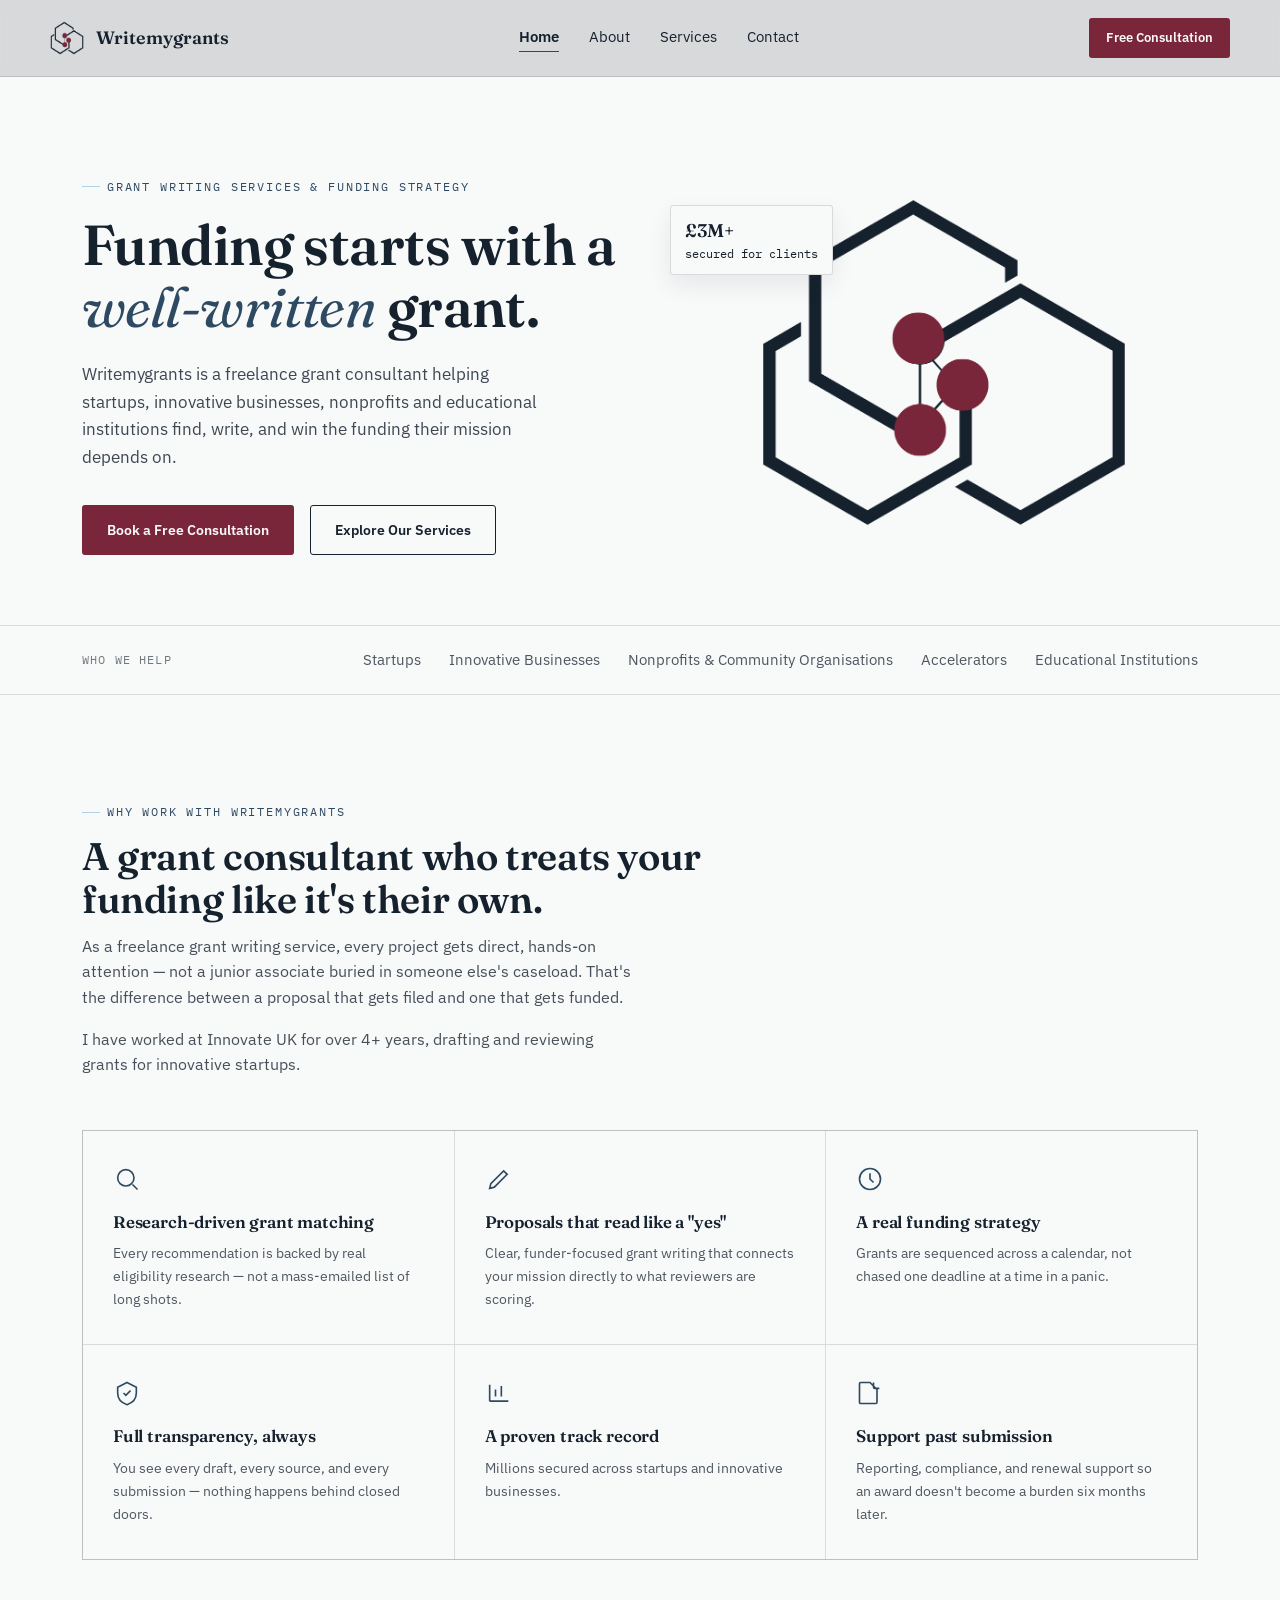
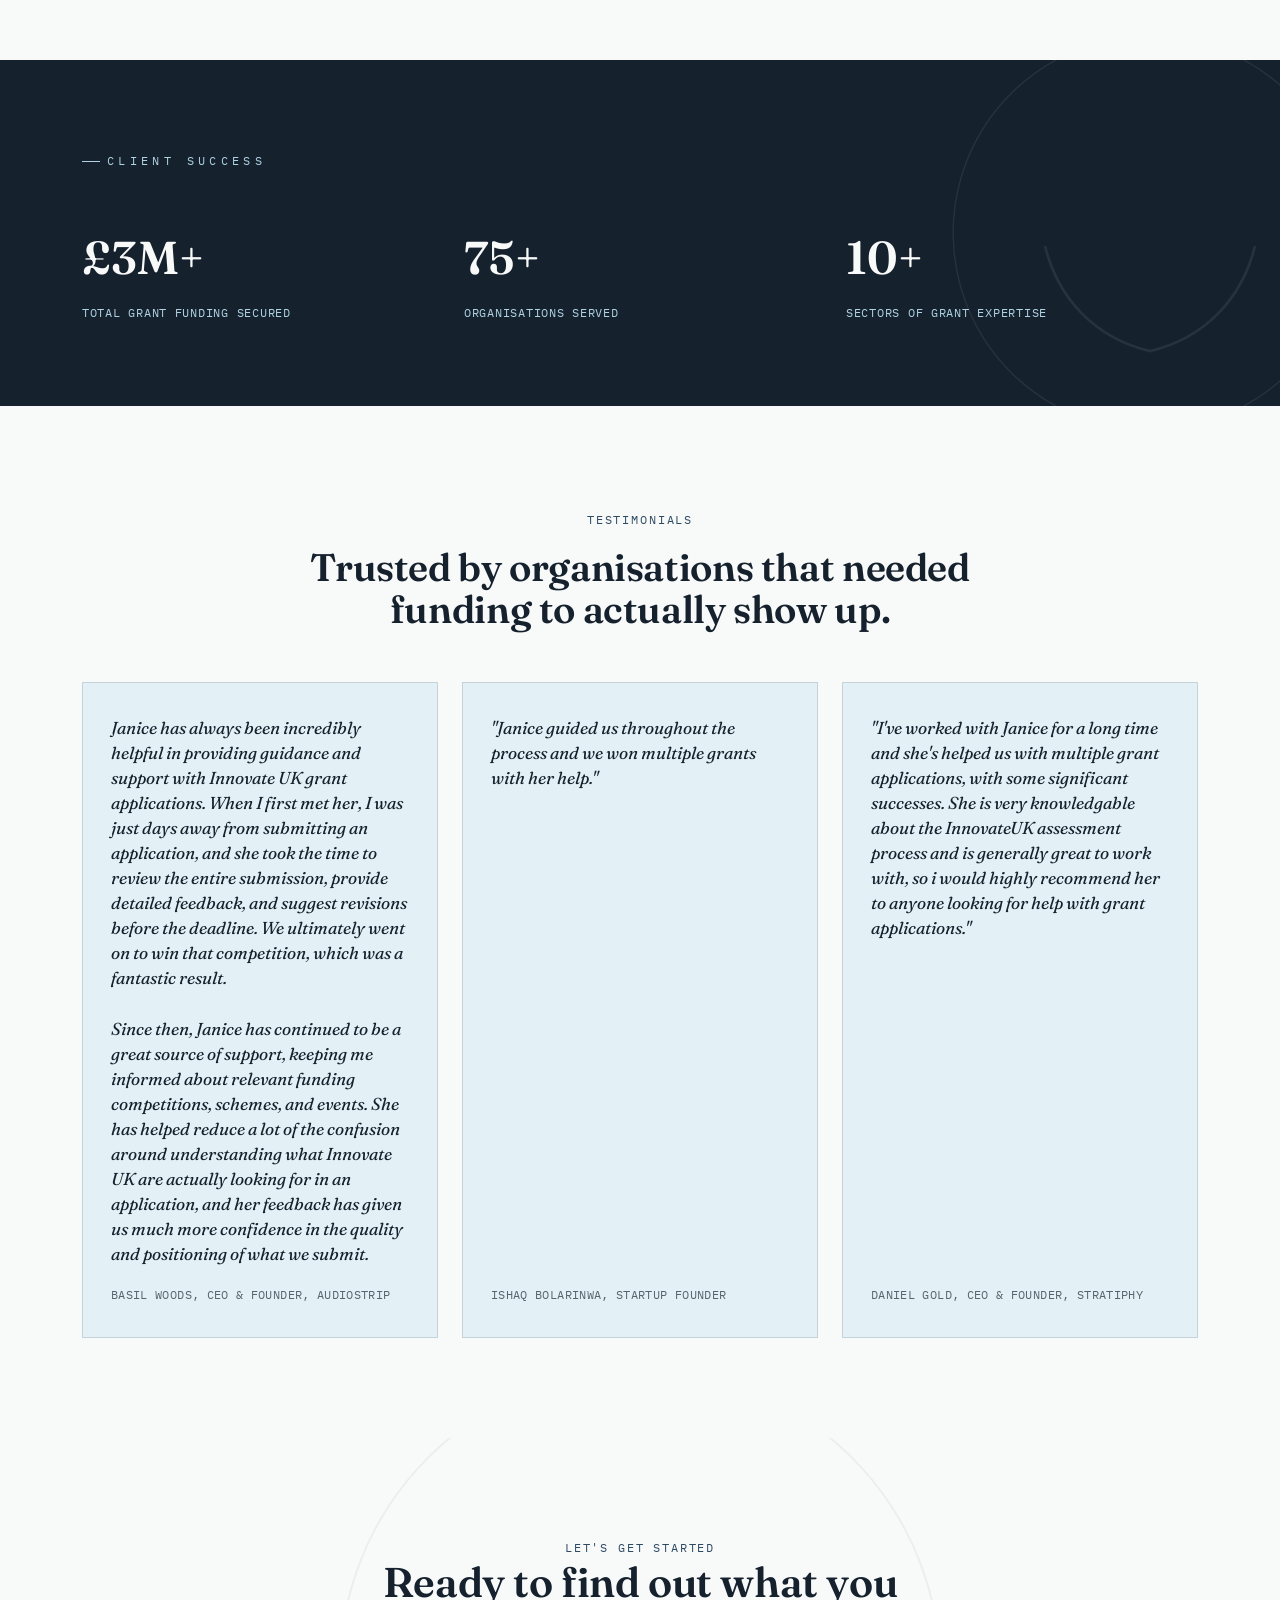
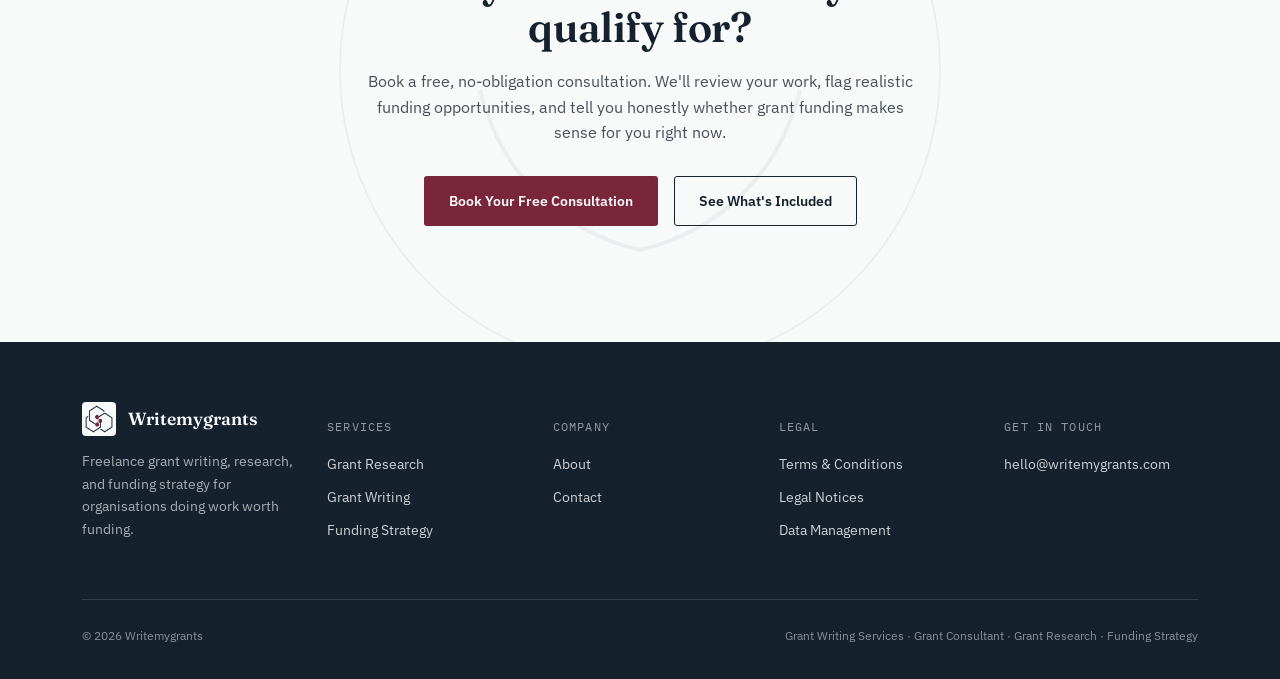
<file: index (4).html>
<!DOCTYPE html>
<html lang="en">
<head>
<meta charset="UTF-8">
<meta name="viewport" content="width=device-width, initial-scale=1.0">
<title>Writemygrants | Grant Writing Services &amp; Grant Consultant for Nonprofits &amp; Small Businesses</title>
<meta name="description" content="Writemygrants helps nonprofits, small businesses, startups, and educational institutions secure funding through expert grant research, grant writing, and funding strategy. Book a free consultation.">
<link rel="preconnect" href="https://fonts.googleapis.com">
<link rel="preconnect" href="https://fonts.gstatic.com" crossorigin>
<link href="https://fonts.googleapis.com/css2?family=Fraunces:ital,opsz,wght@0,9..144,300;0,9..144,500;0,9..144,600;1,9..144,400&family=IBM+Plex+Sans:wght@400;500;600&family=IBM+Plex+Mono:wght@400;500&display=swap" rel="stylesheet">
<link rel="stylesheet" href="styles.css">
</head>
<body>

<header class="site">
  <div class="wrap header-row">
    <a href="index.html" class="brand">
      <img class="mark" src="assets/writemygrants-logo-uploaded.png" alt="Writemygrants logo">
      Writemygrants
    </a>
    <nav class="main-nav">
      <a href="index.html" class="active">Home</a>
      <a href="about.html">About</a>
      <a href="services.html">Services</a>
      <a href="contact.html">Contact</a>
    </nav>
    <div class="nav-cta">
      <a href="contact.html" class="btn btn-primary btn-sm">Free Consultation</a>
    </div>
  </div>
</header>

<main>

  <!-- ===== HERO ===== -->
  <section class="hero">
    <div class="wrap hero-grid">
      <div>
        <span class="eyebrow">Grant Writing Services &amp; Funding Strategy</span>
        <h1>Funding starts with a <em>well-written</em> grant.</h1>
        <p class="lede">Writemygrants is a freelance grant consultant helping startups, innovative businesses, nonprofits and educational institutions find, write, and win the funding their mission depends on.</p>
        <div class="actions">
          <a href="contact.html" class="btn btn-accent">Book a Free Consultation</a>
          <a href="services.html" class="btn btn-ghost">Explore Our Services</a>
        </div>
      </div>
      <div class="hero-visual">
        <img class="seal" src="assets/writemygrants-logo-uploaded.png" alt="Writemygrants logo">
        <div class="chip chip-a"><span class="n">£3M+</span>secured for clients</div>
      </div>
    </div>
  </section>

  <!-- ===== TRUST STRIP ===== -->
  <section class="trust">
    <div class="wrap trust-row">
      <span class="trust-label">Who we help</span>
      <div class="sector-list">
        <span>Startups</span>
        <span>Innovative Businesses</span>
        <span>Nonprofits &amp; Community Organisations</span>
        <span>Accelerators</span>
        <span>Educational Institutions</span>
      </div>
    </div>
  </section>

  <!-- ===== VALUE PROP / BENEFITS ===== -->
  <section class="section" id="benefits">
    <div class="wrap">
      <div class="section-head">
        <span class="eyebrow">Why work with Writemygrants</span>
        <h2>A grant consultant who treats your funding like it's their own.</h2>
        <p>As a freelance grant writing service, every project gets direct, hands-on attention — not a junior associate buried in someone else's caseload. That's the difference between a proposal that gets filed and one that gets funded.</p>
        <p>I have worked at Innovate UK for over 4+ years, drafting and reviewing grants for innovative startups.</p>
      </div>
      <div class="feature-grid">
        <div class="feature-card">
          <svg class="icon" viewBox="0 0 24 24" fill="none" stroke="currentColor" stroke-width="1.4"><circle cx="11" cy="11" r="7"/><path d="M21 21l-4.3-4.3"/></svg>
          <h3>Research-driven grant matching</h3>
          <p>Every recommendation is backed by real eligibility research — not a mass-emailed list of long shots.</p>
        </div>
        <div class="feature-card">
          <svg class="icon" viewBox="0 0 24 24" fill="none" stroke="currentColor" stroke-width="1.4"><path d="M4 20l4-1 11-11-3-3L5 16l-1 4z"/></svg>
          <h3>Proposals that read like a "yes"</h3>
          <p>Clear, funder-focused grant writing that connects your mission directly to what reviewers are scoring.</p>
        </div>
        <div class="feature-card">
          <svg class="icon" viewBox="0 0 24 24" fill="none" stroke="currentColor" stroke-width="1.4"><path d="M3 12a9 9 0 1018 0 9 9 0 00-18 0z"/><path d="M12 7v5l3 3"/></svg>
          <h3>A real funding strategy</h3>
          <p>Grants are sequenced across a calendar, not chased one deadline at a time in a panic.</p>
        </div>
        <div class="feature-card">
          <svg class="icon" viewBox="0 0 24 24" fill="none" stroke="currentColor" stroke-width="1.4"><path d="M9 12l2 2 4-4M12 3l8 4v5c0 5-3.5 8.5-8 10-4.5-1.5-8-5-8-10V7l8-4z"/></svg>
          <h3>Full transparency, always</h3>
          <p>You see every draft, every source, and every submission — nothing happens behind closed doors.</p>
        </div>
        <div class="feature-card">
          <svg class="icon" viewBox="0 0 24 24" fill="none" stroke="currentColor" stroke-width="1.4"><path d="M4 19V5M4 19h16M9 15v-6M14 15v-9"/></svg>
          <h3>A proven track record</h3>
          <p>Millions secured across startups and innovative businesses.</p>
        </div>
        <div class="feature-card">
          <svg class="icon" viewBox="0 0 24 24" fill="none" stroke="currentColor" stroke-width="1.4"><path d="M15 3v4a1 1 0 001 1h4M4 3h8l6 6v11a1 1 0 01-1 1H4a1 1 0 01-1-1V4a1 1 0 011-1z"/></svg>
          <h3>Support past submission</h3>
          <p>Reporting, compliance, and renewal support so an award doesn't become a burden six months later.</p>
        </div>
      </div>
    </div>
  </section>

  <!-- ===== CLIENT SUCCESS / STATS ===== -->
  <section class="band" id="results">
    <svg class="band-wreath" viewBox="0 0 320 320" fill="none">
      <path d="M160 250 C 118 240, 90 210, 80 170" stroke="var(--beige)" stroke-width="2" fill="none"/>
      <path d="M160 250 C 202 240, 230 210, 240 170" stroke="var(--beige)" stroke-width="2" fill="none"/>
      <circle cx="160" cy="160" r="150" stroke="var(--beige)" stroke-width="1"/>
    </svg>
    <div class="wrap">
      <span class="eyebrow" style="color:var(--pale-blue); margin-bottom:30px; letter-spacing:0.38em;">Client success</span>
      <div class="band-grid" style="margin-top:20px; grid-template-columns:repeat(3,1fr);">
        <div class="stat"><div class="num">£3M+</div><div class="label">Total grant funding secured</div></div>
        <div class="stat"><div class="num">75+</div><div class="label">Organisations served</div></div>
        <div class="stat"><div class="num">10+</div><div class="label">Sectors of grant expertise</div></div>
      </div>
    </div>
  </section>

  <!-- ===== TESTIMONIALS ===== -->
  <section class="section" id="testimonials">
    <div class="wrap">
      <div class="section-head center" style="margin-left:auto;margin-right:auto;">
        <span class="eyebrow center">Testimonials</span>
        <h2>Trusted by organisations that needed funding to actually show up.</h2>
      </div>
      <div class="testi-grid">
        <div class="testi-card">
          <blockquote>Janice has always been incredibly helpful in providing guidance and support with Innovate UK grant applications. When I first met her, I was just days away from submitting an application, and she took the time to review the entire submission, provide detailed feedback, and suggest revisions before the deadline. We ultimately went on to win that competition, which was a fantastic result.
          <br><br>
          Since then, Janice has continued to be a great source of support, keeping me informed about relevant funding competitions, schemes, and events. She has helped reduce a lot of the confusion around understanding what Innovate UK are actually looking for in an application, and her feedback has given us much more confidence in the quality and positioning of what we submit.</blockquote>
          <cite>BASIL WOODS, CEO &amp; FOUNDER, AUDIOSTRIP</cite>
        </div>
        <div class="testi-card">
          <blockquote>"Janice guided us throughout the process and we won multiple grants with her help."</blockquote>
          <cite>ISHAQ BOLARINWA, STARTUP FOUNDER</cite>
        </div>
        <div class="testi-card">
          <blockquote>"I've worked with Janice for a long time and she's helped us with multiple grant applications, with some significant successes. She is very knowledgable about the InnovateUK assessment process and is generally great to work with, so i would highly recommend her to anyone looking for help with grant applications."</blockquote>
          <cite>DANIEL GOLD, CEO &amp; FOUNDER, STRATIPHY</cite>
        </div>
      </div>
    </div>
  </section>

  <!-- ===== FINAL CTA / CONTACT SECTION ===== -->
  <section class="cta-final" id="contact">
    <svg class="cta-wreath" viewBox="0 0 320 320" fill="none">
      <path d="M160 250 C 118 240, 90 210, 80 170" stroke="var(--olive)" stroke-width="2" fill="none"/>
      <path d="M160 250 C 202 240, 230 210, 240 170" stroke="var(--olive)" stroke-width="2" fill="none"/>
      <circle cx="160" cy="160" r="150" stroke="var(--olive)" stroke-width="1"/>
    </svg>
    <div class="wrap inner">
      <span class="eyebrow center">Let's get started</span>
      <h2>Ready to find out what you qualify for?</h2>
      <p>Book a free, no-obligation consultation. We'll review your work, flag realistic funding opportunities, and tell you honestly whether grant funding makes sense for you right now.</p>
      <div class="actions center">
        <a href="contact.html" class="btn btn-accent">Book Your Free Consultation</a>
        <a href="services.html" class="btn btn-ghost">See What's Included</a>
      </div>
    </div>
  </section>

</main>

<footer class="site">
  <div class="wrap">
    <div class="footer-top">
      <div>
        <div class="footer-brand">
          <img class="mark" src="assets/writemygrants-logo-uploaded.png" alt="Writemygrants logo">
          Writemygrants
        </div>
        <p>Freelance grant writing, research, and funding strategy for organisations doing work worth funding.</p>
      </div>
      <div class="footer-col">
        <h4>Services</h4>
        <a href="services.html">Grant Research</a>
        <a href="services.html">Grant Writing</a>
        <a href="services.html">Funding Strategy</a>
      </div>
      <div class="footer-col">
        <h4>Company</h4>
        <a href="about.html">About</a>
        <a href="contact.html">Contact</a>
      </div>
      <div class="footer-col">
        <h4>Legal</h4>
        <a href="terms.html">Terms &amp; Conditions</a>
        <a href="legal.html">Legal Notices</a>
        <a href="data-management.html">Data Management</a>
      </div>
      <div class="footer-col">
        <h4>Get in touch</h4>
        <a href="mailto:hello@writemygrants.com">hello@writemygrants.com</a>
      </div>
    </div>
    <div class="footer-bottom">
      <span>© 2026 Writemygrants</span>
      <span>Grant Writing Services · Grant Consultant · Grant Research · Funding Strategy</span>
    </div>
  </div>
</footer>

</body>
</html>
</file>
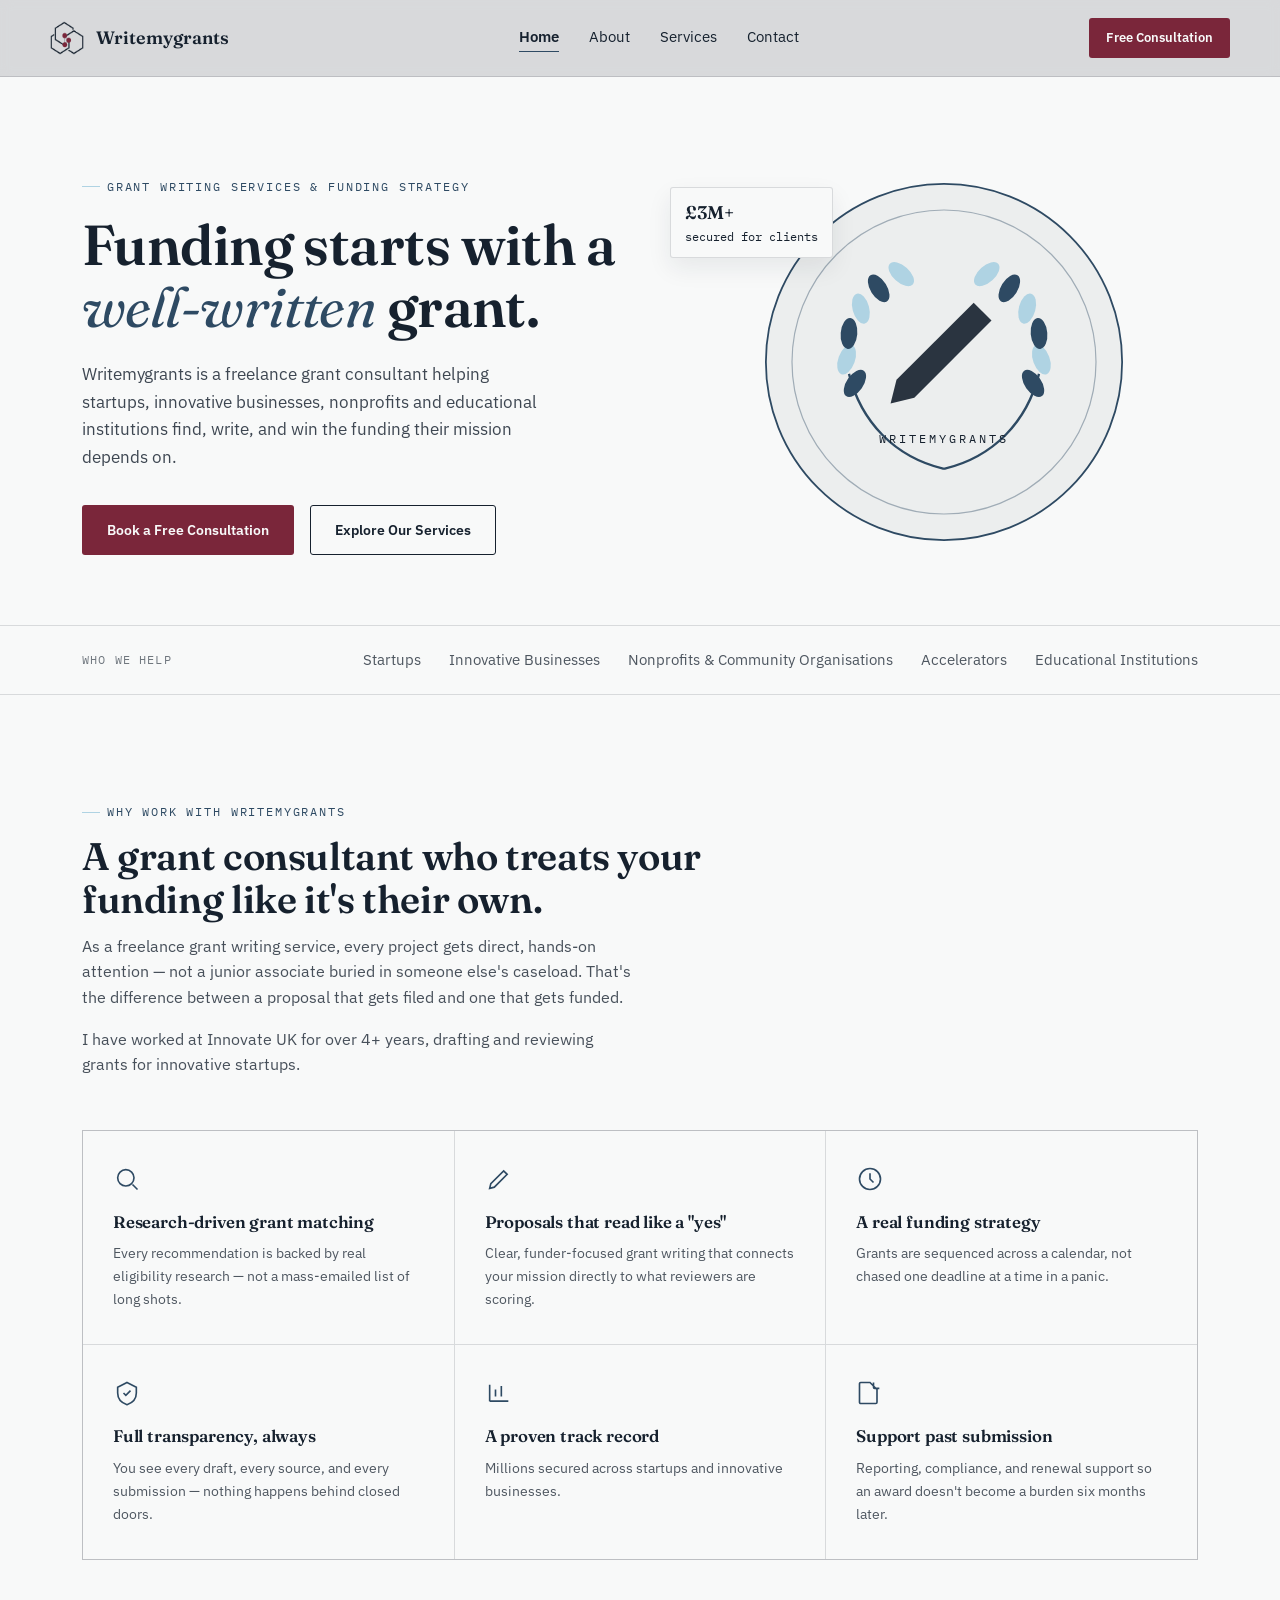
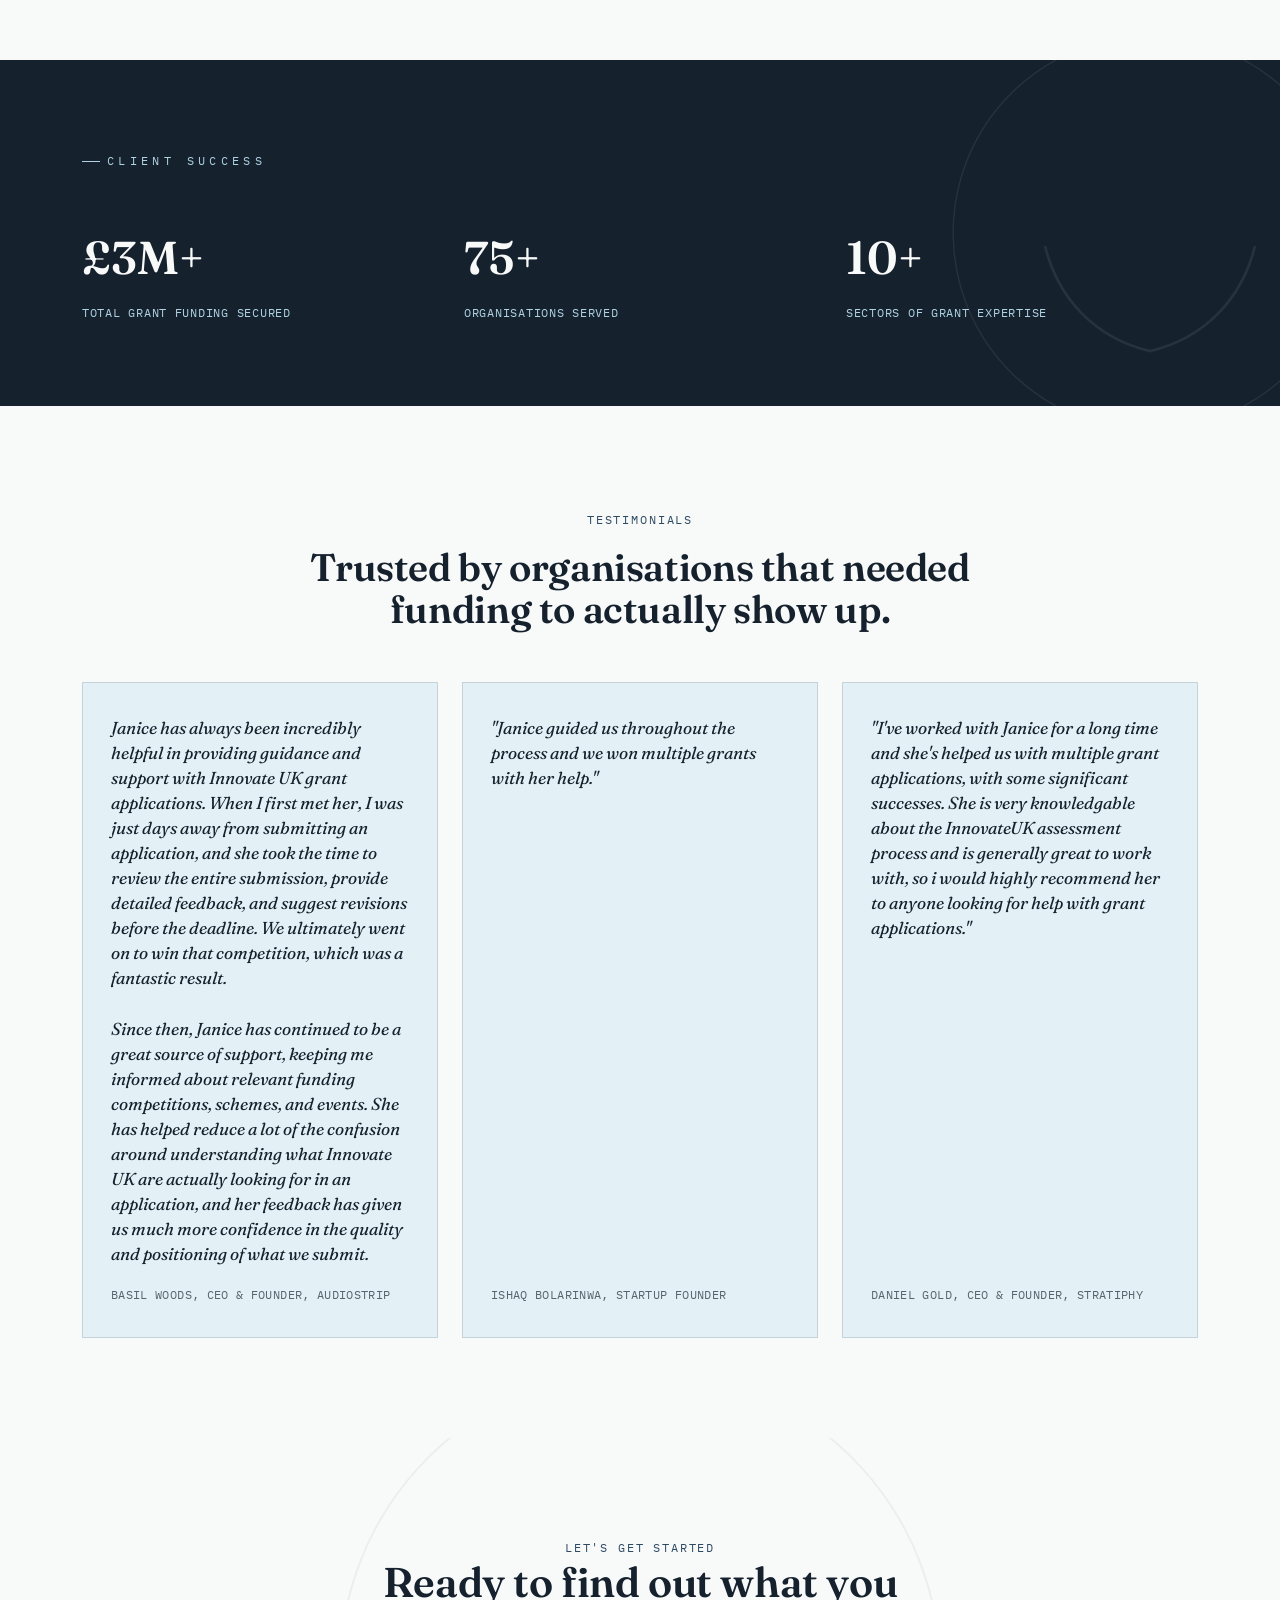
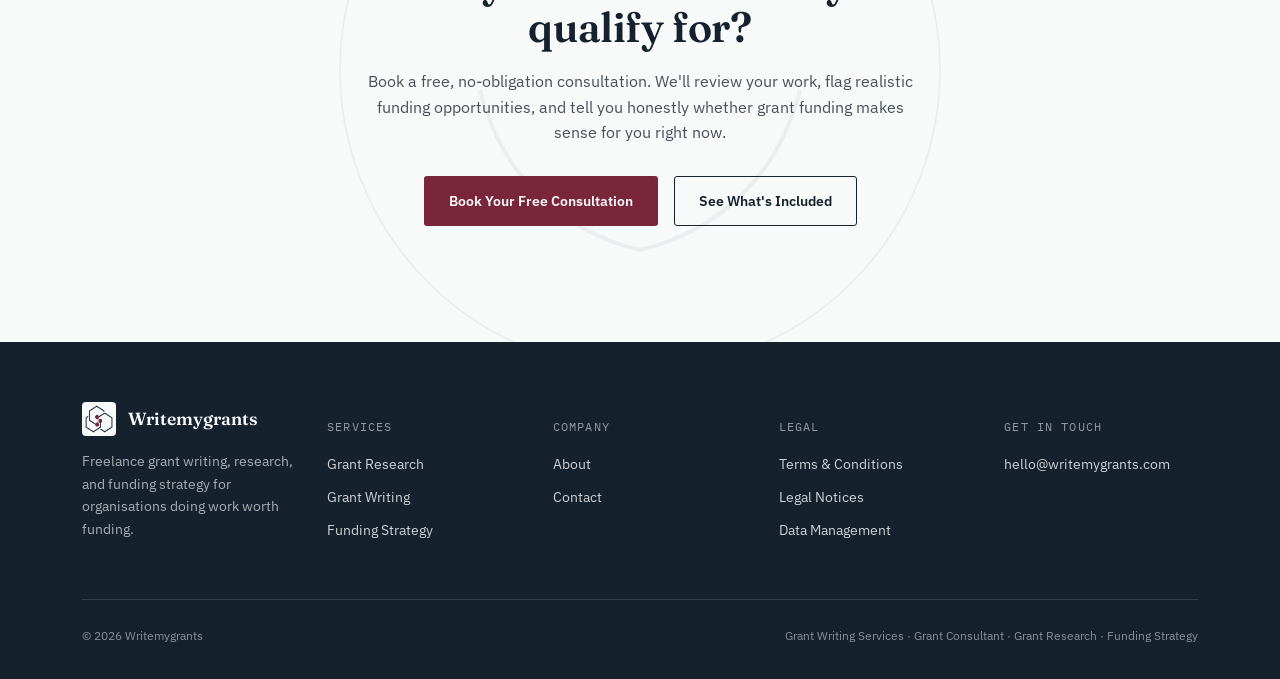
<file: index new logo.html>
<!DOCTYPE html> 
<html lang="en">
<head>
<meta charset="UTF-8">
<meta name="viewport" content="width=device-width, initial-scale=1.0">
<title>Writemygrants | Grant Writing Services &amp; Grant Consultant for Nonprofits &amp; Small Businesses</title>
<meta name="description" content="Writemygrants helps nonprofits, small businesses, startups, and educational institutions secure funding through expert grant research, grant writing, and funding strategy. Book a free consultation.">
<link rel="preconnect" href="https://fonts.googleapis.com">
<link rel="preconnect" href="https://fonts.gstatic.com" crossorigin>
<link href="https://fonts.googleapis.com/css2?family=Fraunces:ital,opsz,wght@0,9..144,300;0,9..144,500;0,9..144,600;1,9..144,400&family=IBM+Plex+Sans:wght@400;500;600&family=IBM+Plex+Mono:wght@400;500&display=swap" rel="stylesheet">
<link rel="stylesheet" href="styles.css">
</head>
<body>

<header class="site">
  <div class="wrap header-row">
    <a href="index.html" class="brand">
      <img class="mark" src="assets/writemygrants-logo-uploaded.png" alt="Writemygrants logo">
      Writemygrants
    </a>
    <nav class="main-nav">
      <a href="index.html" class="active">Home</a>
      <a href="about.html">About</a>
      <a href="services.html">Services</a>
      <a href="contact.html">Contact</a>
    </nav>
    <div class="nav-cta">
      <a href="contact.html" class="btn btn-primary btn-sm">Free Consultation</a>
    </div>
  </div>
</header>

<main>

  <!-- ===== HERO ===== -->
  <section class="hero">
    <div class="wrap hero-grid">
      <div>
        <span class="eyebrow">Grant Writing Services &amp; Funding Strategy</span>
        <h1>Funding starts with a <em>well-written</em> grant.</h1>
        <p class="lede">Writemygrants is a freelance grant consultant helping startups, innovative businesses, nonprofits and educational institutions find, write, and win the funding their mission depends on.</p>
        <div class="actions">
          <a href="contact.html" class="btn btn-accent">Book a Free Consultation</a>
          <a href="services.html" class="btn btn-ghost">Explore Our Services</a>
        </div>
      </div>
      <div class="hero-visual">
        <svg class="seal" viewBox="0 0 320 320" fill="none" xmlns="http://www.w3.org/2000/svg" role="img" aria-label="Writemygrants seal emblem">
          <circle cx="160" cy="160" r="150" fill="var(--beige-deep)"/>
          <circle cx="160" cy="160" r="150" stroke="var(--olive)" stroke-width="1.5"/>
          <circle cx="160" cy="160" r="128" stroke="var(--olive)" stroke-opacity="0.4" stroke-width="1"/>
          <g fill="var(--olive)">
            <path d="M160 250 C 118 240, 90 210, 80 170" stroke="var(--olive)" stroke-width="2" fill="none"/>
            <ellipse cx="85" cy="178" rx="7" ry="13" transform="rotate(35 85 178)" fill="var(--olive)"/>
            <ellipse cx="78" cy="158" rx="7" ry="13" transform="rotate(20 78 158)" fill="var(--pale-blue)"/>
            <ellipse cx="80" cy="136" rx="7" ry="13" transform="rotate(5 80 136)" fill="var(--olive)"/>
            <ellipse cx="90" cy="115" rx="7" ry="13" transform="rotate(-15 90 115)" fill="var(--pale-blue)"/>
            <ellipse cx="105" cy="98" rx="7" ry="13" transform="rotate(-32 105 98)" fill="var(--olive)"/>
            <ellipse cx="124" cy="86" rx="7" ry="13" transform="rotate(-48 124 86)" fill="var(--pale-blue)"/>
          </g>
          <g fill="var(--olive)">
            <path d="M160 250 C 202 240, 230 210, 240 170" stroke="var(--olive)" stroke-width="2" fill="none"/>
            <ellipse cx="235" cy="178" rx="7" ry="13" transform="rotate(-35 235 178)" fill="var(--olive)"/>
            <ellipse cx="242" cy="158" rx="7" ry="13" transform="rotate(-20 242 158)" fill="var(--pale-blue)"/>
            <ellipse cx="240" cy="136" rx="7" ry="13" transform="rotate(-5 240 136)" fill="var(--olive)"/>
            <ellipse cx="230" cy="115" rx="7" ry="13" transform="rotate(15 230 115)" fill="var(--pale-blue)"/>
            <ellipse cx="215" cy="98" rx="7" ry="13" transform="rotate(32 215 98)" fill="var(--olive)"/>
            <ellipse cx="196" cy="86" rx="7" ry="13" transform="rotate(48 196 86)" fill="var(--pale-blue)"/>
          </g>
          <path d="M120 175 L185 110 L200 125 L135 190 L115 195 Z" fill="var(--ink)" opacity="0.9"/>
          <text x="160" y="228" text-anchor="middle" font-family="IBM Plex Mono, monospace" font-size="10" letter-spacing="2.5" fill="var(--ink)">WRITEMYGRANTS</text>
        </svg>
        <div class="chip chip-a"><span class="n">£3M+</span>secured for clients</div>
      </div>
    </div>
  </section>

  <!-- ===== TRUST STRIP ===== -->
  <section class="trust">
    <div class="wrap trust-row">
      <span class="trust-label">Who we help</span>
      <div class="sector-list">
        <span>Startups</span>
        <span>Innovative Businesses</span>
        <span>Nonprofits &amp; Community Organisations</span>
        <span>Accelerators</span>
        <span>Educational Institutions</span>
      </div>
    </div>
  </section>

  <!-- ===== VALUE PROP / BENEFITS ===== -->
  <section class="section" id="benefits">
    <div class="wrap">
      <div class="section-head">
        <span class="eyebrow">Why work with Writemygrants</span>
        <h2>A grant consultant who treats your funding like it's their own.</h2>
        <p>As a freelance grant writing service, every project gets direct, hands-on attention — not a junior associate buried in someone else's caseload. That's the difference between a proposal that gets filed and one that gets funded.</p>
        <p>I have worked at Innovate UK for over 4+ years, drafting and reviewing grants for innovative startups.</p>
      </div>
      <div class="feature-grid">
        <div class="feature-card">
          <svg class="icon" viewBox="0 0 24 24" fill="none" stroke="currentColor" stroke-width="1.4"><circle cx="11" cy="11" r="7"/><path d="M21 21l-4.3-4.3"/></svg>
          <h3>Research-driven grant matching</h3>
          <p>Every recommendation is backed by real eligibility research — not a mass-emailed list of long shots.</p>
        </div>
        <div class="feature-card">
          <svg class="icon" viewBox="0 0 24 24" fill="none" stroke="currentColor" stroke-width="1.4"><path d="M4 20l4-1 11-11-3-3L5 16l-1 4z"/></svg>
          <h3>Proposals that read like a "yes"</h3>
          <p>Clear, funder-focused grant writing that connects your mission directly to what reviewers are scoring.</p>
        </div>
        <div class="feature-card">
          <svg class="icon" viewBox="0 0 24 24" fill="none" stroke="currentColor" stroke-width="1.4"><path d="M3 12a9 9 0 1018 0 9 9 0 00-18 0z"/><path d="M12 7v5l3 3"/></svg>
          <h3>A real funding strategy</h3>
          <p>Grants are sequenced across a calendar, not chased one deadline at a time in a panic.</p>
        </div>
        <div class="feature-card">
          <svg class="icon" viewBox="0 0 24 24" fill="none" stroke="currentColor" stroke-width="1.4"><path d="M9 12l2 2 4-4M12 3l8 4v5c0 5-3.5 8.5-8 10-4.5-1.5-8-5-8-10V7l8-4z"/></svg>
          <h3>Full transparency, always</h3>
          <p>You see every draft, every source, and every submission — nothing happens behind closed doors.</p>
        </div>
        <div class="feature-card">
          <svg class="icon" viewBox="0 0 24 24" fill="none" stroke="currentColor" stroke-width="1.4"><path d="M4 19V5M4 19h16M9 15v-6M14 15v-9"/></svg>
          <h3>A proven track record</h3>
          <p>Millions secured across startups and innovative businesses.</p>
        </div>
        <div class="feature-card">
          <svg class="icon" viewBox="0 0 24 24" fill="none" stroke="currentColor" stroke-width="1.4"><path d="M15 3v4a1 1 0 001 1h4M4 3h8l6 6v11a1 1 0 01-1 1H4a1 1 0 01-1-1V4a1 1 0 011-1z"/></svg>
          <h3>Support past submission</h3>
          <p>Reporting, compliance, and renewal support so an award doesn't become a burden six months later.</p>
        </div>
      </div>
    </div>
  </section>

  <!-- ===== CLIENT SUCCESS / STATS ===== -->
  <section class="band" id="results">
    <svg class="band-wreath" viewBox="0 0 320 320" fill="none">
      <path d="M160 250 C 118 240, 90 210, 80 170" stroke="var(--beige)" stroke-width="2" fill="none"/>
      <path d="M160 250 C 202 240, 230 210, 240 170" stroke="var(--beige)" stroke-width="2" fill="none"/>
      <circle cx="160" cy="160" r="150" stroke="var(--beige)" stroke-width="1"/>
    </svg>
    <div class="wrap">
      <span class="eyebrow" style="color:var(--pale-blue); margin-bottom:30px; letter-spacing:0.38em;">Client success</span>
      <div class="band-grid" style="margin-top:20px; grid-template-columns:repeat(3,1fr);">
        <div class="stat"><div class="num">£3M+</div><div class="label">Total grant funding secured</div></div>
        <div class="stat"><div class="num">75+</div><div class="label">Organisations served</div></div>
        <div class="stat"><div class="num">10+</div><div class="label">Sectors of grant expertise</div></div>
      </div>
    </div>
  </section>

  <!-- ===== TESTIMONIALS ===== -->
  <section class="section" id="testimonials">
    <div class="wrap">
      <div class="section-head center" style="margin-left:auto;margin-right:auto;">
        <span class="eyebrow center">Testimonials</span>
        <h2>Trusted by organisations that needed funding to actually show up.</h2>
      </div>
      <div class="testi-grid">
        <div class="testi-card">
          <blockquote>Janice has always been incredibly helpful in providing guidance and support with Innovate UK grant applications. When I first met her, I was just days away from submitting an application, and she took the time to review the entire submission, provide detailed feedback, and suggest revisions before the deadline. We ultimately went on to win that competition, which was a fantastic result.
          <br><br>
          Since then, Janice has continued to be a great source of support, keeping me informed about relevant funding competitions, schemes, and events. She has helped reduce a lot of the confusion around understanding what Innovate UK are actually looking for in an application, and her feedback has given us much more confidence in the quality and positioning of what we submit.</blockquote>
          <cite>BASIL WOODS, CEO &amp; FOUNDER, AUDIOSTRIP</cite>
        </div>
        <div class="testi-card">
          <blockquote>"Janice guided us throughout the process and we won multiple grants with her help."</blockquote>
          <cite>ISHAQ BOLARINWA, STARTUP FOUNDER</cite>
        </div>
        <div class="testi-card">
          <blockquote>"I've worked with Janice for a long time and she's helped us with multiple grant applications, with some significant successes. She is very knowledgable about the InnovateUK assessment process and is generally great to work with, so i would highly recommend her to anyone looking for help with grant applications."</blockquote>
          <cite>DANIEL GOLD, CEO &amp; FOUNDER, STRATIPHY</cite>
        </div>
      </div>
    </div>
  </section>

  <!-- ===== FINAL CTA / CONTACT SECTION ===== -->
  <section class="cta-final" id="contact">
    <svg class="cta-wreath" viewBox="0 0 320 320" fill="none">
      <path d="M160 250 C 118 240, 90 210, 80 170" stroke="var(--olive)" stroke-width="2" fill="none"/>
      <path d="M160 250 C 202 240, 230 210, 240 170" stroke="var(--olive)" stroke-width="2" fill="none"/>
      <circle cx="160" cy="160" r="150" stroke="var(--olive)" stroke-width="1"/>
    </svg>
    <div class="wrap inner">
      <span class="eyebrow center">Let's get started</span>
      <h2>Ready to find out what you qualify for?</h2>
      <p>Book a free, no-obligation consultation. We'll review your work, flag realistic funding opportunities, and tell you honestly whether grant funding makes sense for you right now.</p>
      <div class="actions center">
        <a href="contact.html" class="btn btn-accent">Book Your Free Consultation</a>
        <a href="services.html" class="btn btn-ghost">See What's Included</a>
      </div>
    </div>
  </section>

</main>

<footer class="site">
  <div class="wrap">
    <div class="footer-top">
      <div>
        <div class="footer-brand">
          <img class="mark" src="assets/writemygrants-logo-uploaded.png" alt="Writemygrants logo">
          Writemygrants
        </div>
        <p>Freelance grant writing, research, and funding strategy for organisations doing work worth funding.</p>
      </div>
      <div class="footer-col">
        <h4>Services</h4>
        <a href="services.html">Grant Research</a>
        <a href="services.html">Grant Writing</a>
        <a href="services.html">Funding Strategy</a>
      </div>
      <div class="footer-col">
        <h4>Company</h4>
        <a href="about.html">About</a>
        <a href="contact.html">Contact</a>
      </div>
      <div class="footer-col">
        <h4>Legal</h4>
        <a href="terms.html">Terms &amp; Conditions</a>
        <a href="legal.html">Legal Notices</a>
        <a href="data-management.html">Data Management</a>
      </div>
      <div class="footer-col">
        <h4>Get in touch</h4>
        <a href="mailto:hello@writemygrants.com">hello@writemygrants.com</a>
      </div>
    </div>
    <div class="footer-bottom">
      <span>© 2026 Writemygrants</span>
      <span>Grant Writing Services · Grant Consultant · Grant Research · Funding Strategy</span>
    </div>
  </div>
</footer>

</body>
</html>
</file>
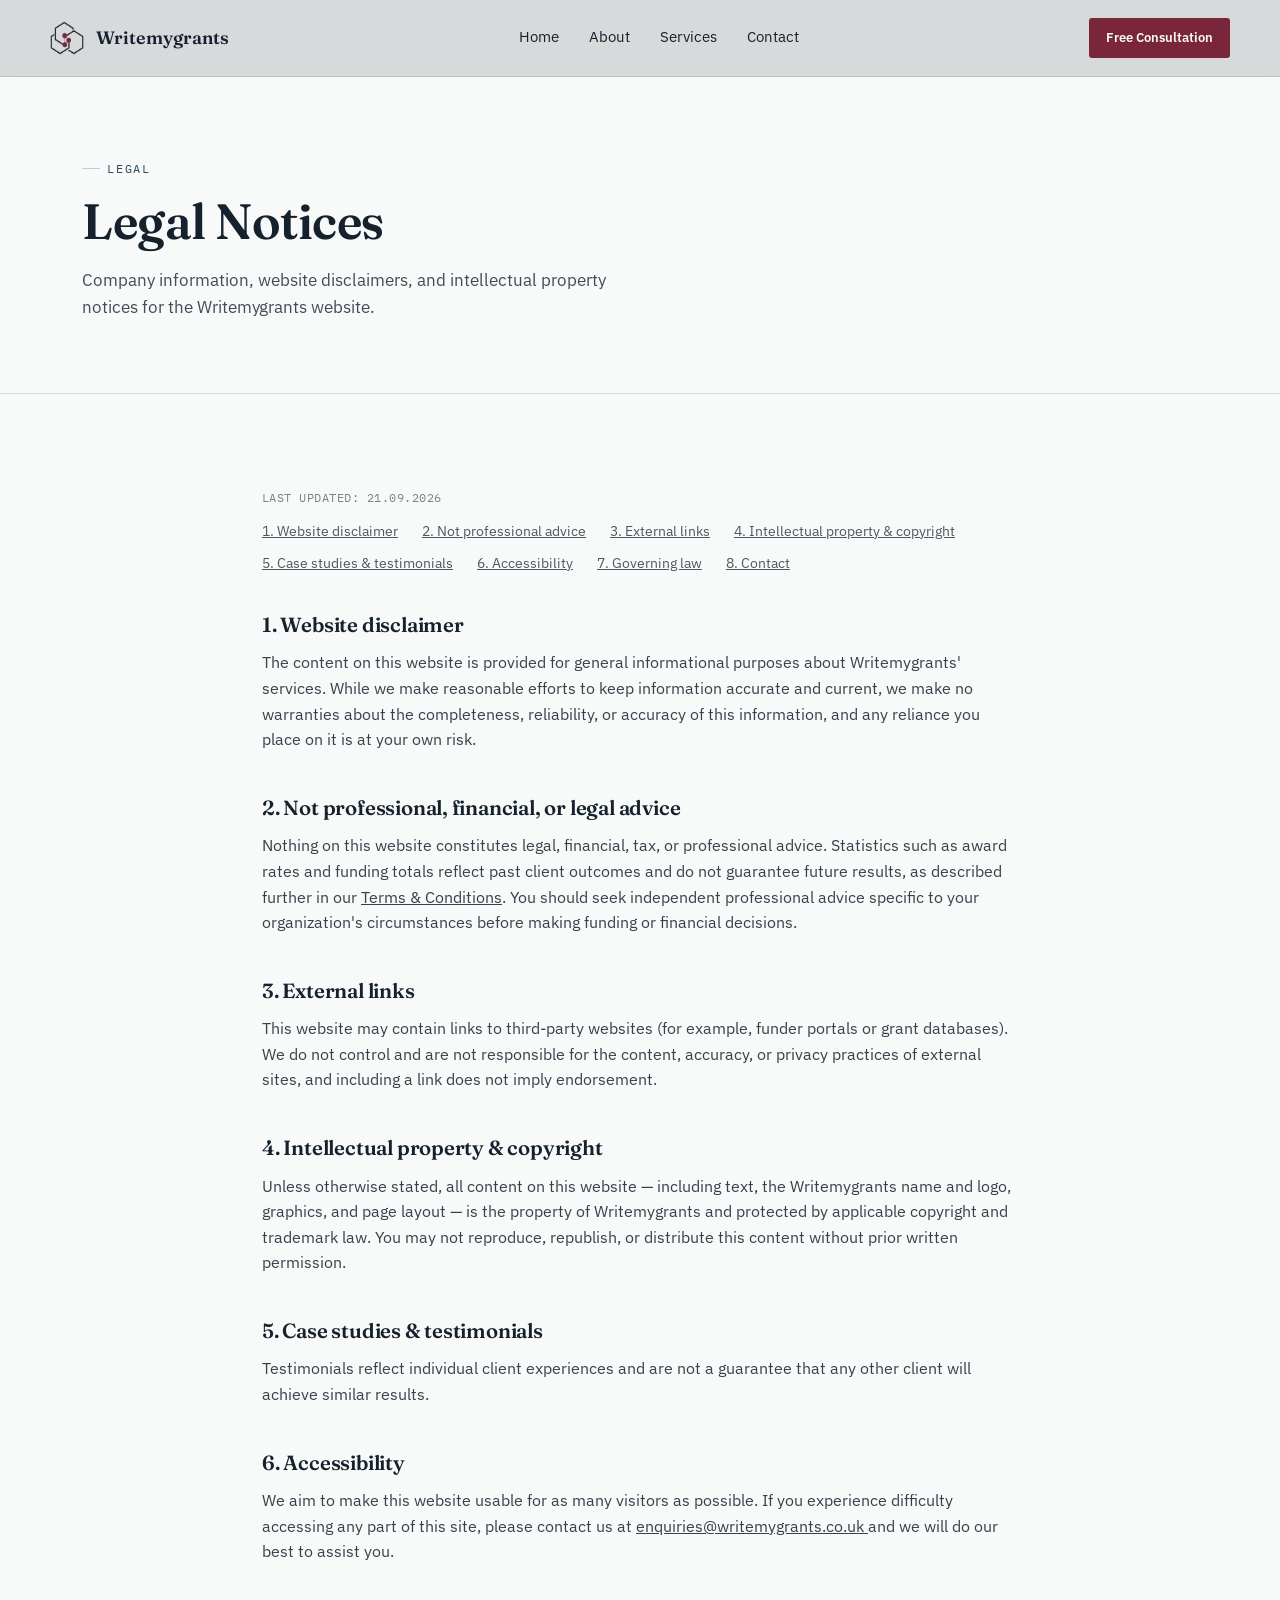
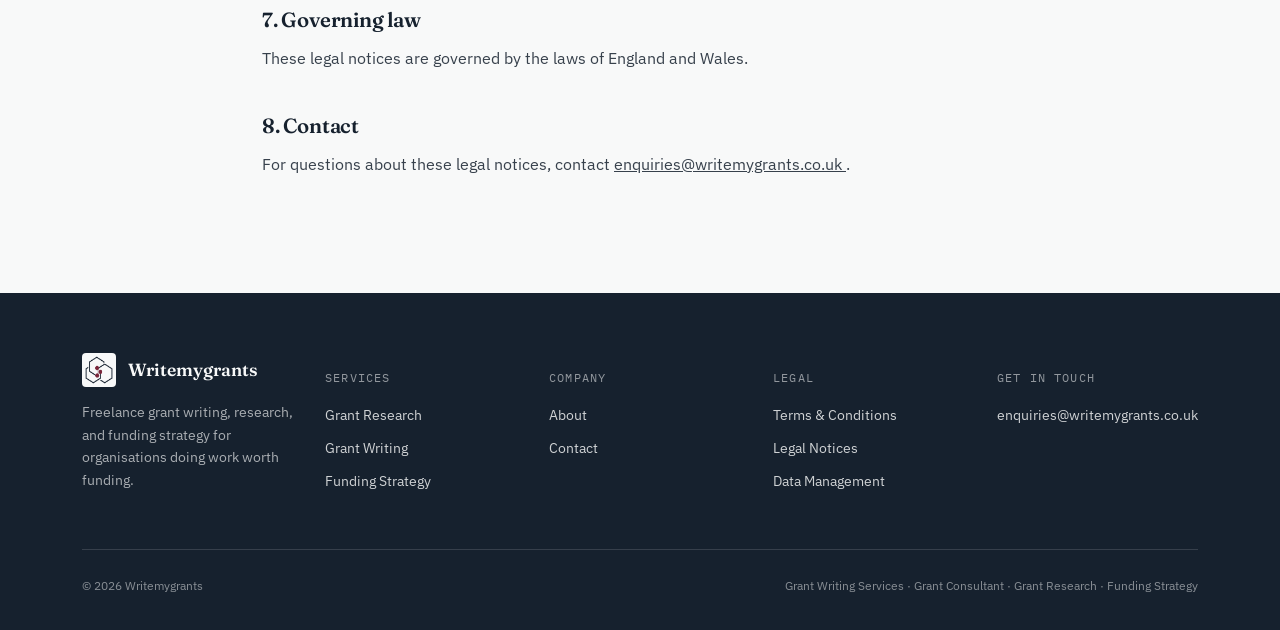
<file: legal.html>
<!DOCTYPE html>
<html lang="en">
<head>
<meta charset="UTF-8">
<meta name="viewport" content="width=device-width, initial-scale=1.0">
<title>Legal Notices | Writemygrants</title>
<meta name="description" content="Legal notices, disclaimers, and company information for the Writemygrants website.">
<meta name="robots" content="noindex">
<link rel="preconnect" href="https://fonts.googleapis.com">
<link rel="preconnect" href="https://fonts.gstatic.com" crossorigin>
<link href="https://fonts.googleapis.com/css2?family=Fraunces:ital,opsz,wght@0,9..144,300;0,9..144,500;0,9..144,600;1,9..144,400&family=IBM+Plex+Sans:wght@400;500;600&family=IBM+Plex+Mono:wght@400;500&display=swap" rel="stylesheet">
<link rel="stylesheet" href="styles.css">
</head>
<body>

<header class="site">
  <div class="wrap header-row">
    <a href="index.html" class="brand">
      <img class="mark" src="assets/writemygrants-logo-uploaded.png" alt="Writemygrants logo">
      Writemygrants
    </a>
    <nav class="main-nav">
      <a href="index.html">Home</a>
      <a href="about.html">About</a>
      <a href="services.html">Services</a>
      <a href="contact.html">Contact</a>
    </nav>
    <div class="nav-cta">
      <a href="contact.html" class="btn btn-primary btn-sm">Free Consultation</a>
    </div>
  </div>
</header>

<main>

  <section class="page-hero">
    <div class="wrap">
      <span class="eyebrow">Legal</span>
      <h1>Legal Notices</h1>
      <p class="lede">Company information, website disclaimers, and intellectual property notices for the Writemygrants website.</p>
    </div>
  </section>
  
   <section class="section">
    <div class="wrap wrap-narrow legal-page">

      <p class="updated">Last updated: 21.09.2026</p>

      <div class="legal-toc">
        <a href="#disclaimer">1. Website disclaimer</a>
        <a href="#advice">2. Not professional advice</a>
        <a href="#links">3. External links</a>
        <a href="#ip">4. Intellectual property &amp; copyright</a>
        <a href="#casestudies">5. Case studies &amp; testimonials</a>
        <a href="#accessibility">6. Accessibility</a>
        <a href="#law">7. Governing law</a>
        <a href="#contact">8. Contact</a>
      </div>

      <h2 id="disclaimer">1. Website disclaimer</h2>
      <p>The content on this website is provided for general informational purposes about Writemygrants' services. While we make reasonable efforts to keep information accurate and current, we make no warranties about the completeness, reliability, or accuracy of this information, and any reliance you place on it is at your own risk.</p>

      <h2 id="advice">2. Not professional, financial, or legal advice</h2>
      <p>Nothing on this website constitutes legal, financial, tax, or professional advice. Statistics such as award rates and funding totals reflect past client outcomes and do not guarantee future results, as described further in our <a href="terms.html">Terms &amp; Conditions</a>. You should seek independent professional advice specific to your organization's circumstances before making funding or financial decisions.</p>

      <h2 id="links">3. External links</h2>
      <p>This website may contain links to third-party websites (for example, funder portals or grant databases). We do not control and are not responsible for the content, accuracy, or privacy practices of external sites, and including a link does not imply endorsement.</p>

      <h2 id="ip">4. Intellectual property &amp; copyright</h2>
      <p>Unless otherwise stated, all content on this website — including text, the Writemygrants name and logo, graphics, and page layout — is the property of Writemygrants and protected by applicable copyright and trademark law. You may not reproduce, republish, or distribute this content without prior written permission.</p>

      <h2 id="casestudies">5. Case studies &amp; testimonials</h2>
      <p>Testimonials reflect individual client experiences and are not a guarantee that any other client will achieve similar results.</p>

      <h2 id="accessibility">6. Accessibility</h2>
      <p>We aim to make this website usable for as many visitors as possible. If you experience difficulty accessing any part of this site, please contact us at <a href="enquiries@writemygrants.co.uk">enquiries@writemygrants.co.uk </a> and we will do our best to assist you.</p>

      <h2 id="law">7. Governing law</h2>
      <p>These legal notices are governed by the laws of England and Wales.</p>

      <h2 id="contact">8. Contact</h2>
      <p>For questions about these legal notices, contact <a href="mailto:enquiries@writemygrants.co.uk">enquiries@writemygrants.co.uk </a>.</p>

    </div>
  </section>

</main>

<footer class="site">
  <div class="wrap">
    <div class="footer-top">
      <div>
        <div class="footer-brand">
          <img class="mark" src="assets/writemygrants-logo-uploaded.png" alt="Writemygrants logo">
          Writemygrants
        </div>
        <p>Freelance grant writing, research, and funding strategy for organisations doing work worth funding.</p>
      </div>
      <div class="footer-col">
        <h4>Services</h4>
        <a href="services.html">Grant Research</a>
        <a href="services.html">Grant Writing</a>
        <a href="services.html">Funding Strategy</a>
      </div>
      <div class="footer-col">
        <h4>Company</h4>
        <a href="about.html">About</a>
        <a href="contact.html">Contact</a>
      </div>
      <div class="footer-col">
        <h4>Legal</h4>
        <a href="terms.html">Terms &amp; Conditions</a>
        <a href="legal.html">Legal Notices</a>
        <a href="data-management.html">Data Management</a>
      </div>
      <div class="footer-col">
        <h4>Get in touch</h4>
        <a href="mailto:enquiries@writemygrants.co.uk">enquiries@writemygrants.co.uk</a>
      </div>
    </div>
    <div class="footer-bottom">
      <span>© 2026 Writemygrants</span>
      <span>Grant Writing Services · Grant Consultant · Grant Research · Funding Strategy</span>
    </div>
  </div>
</footer>

</body>
</html>
</file>
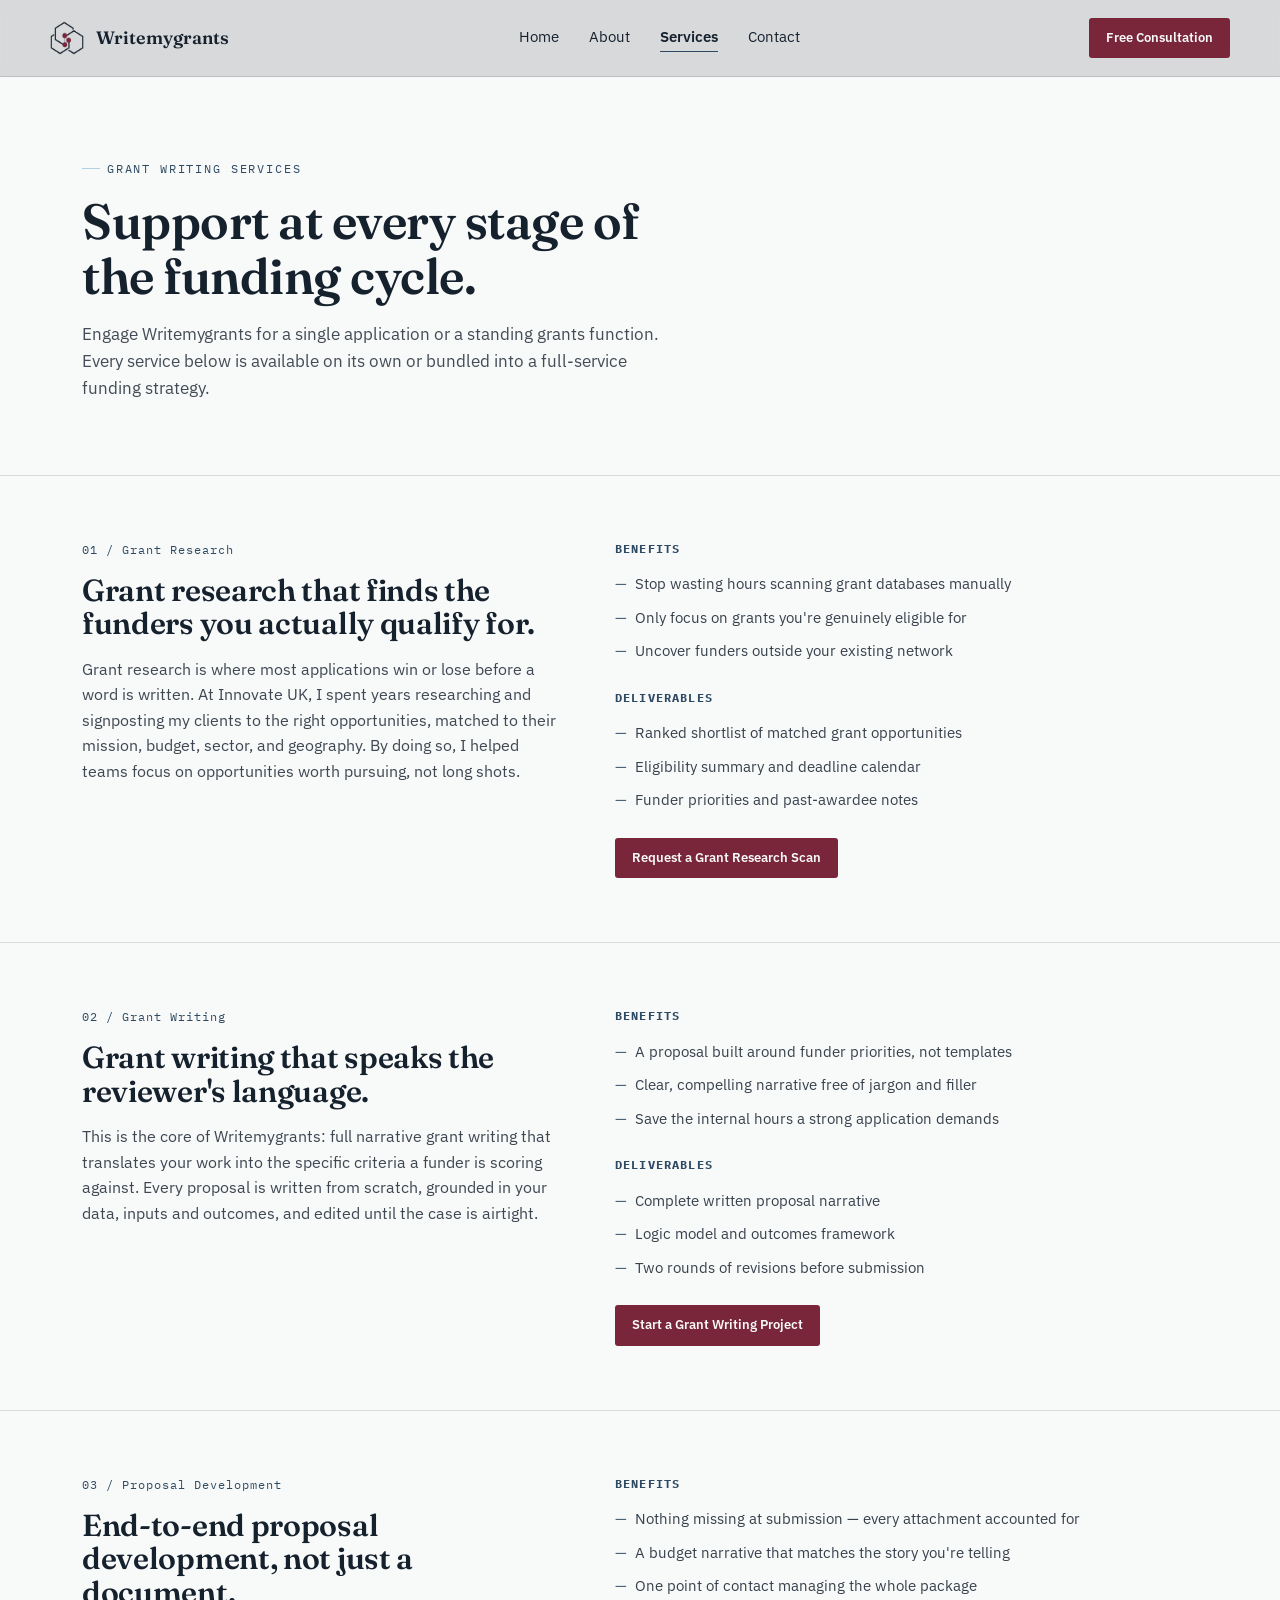
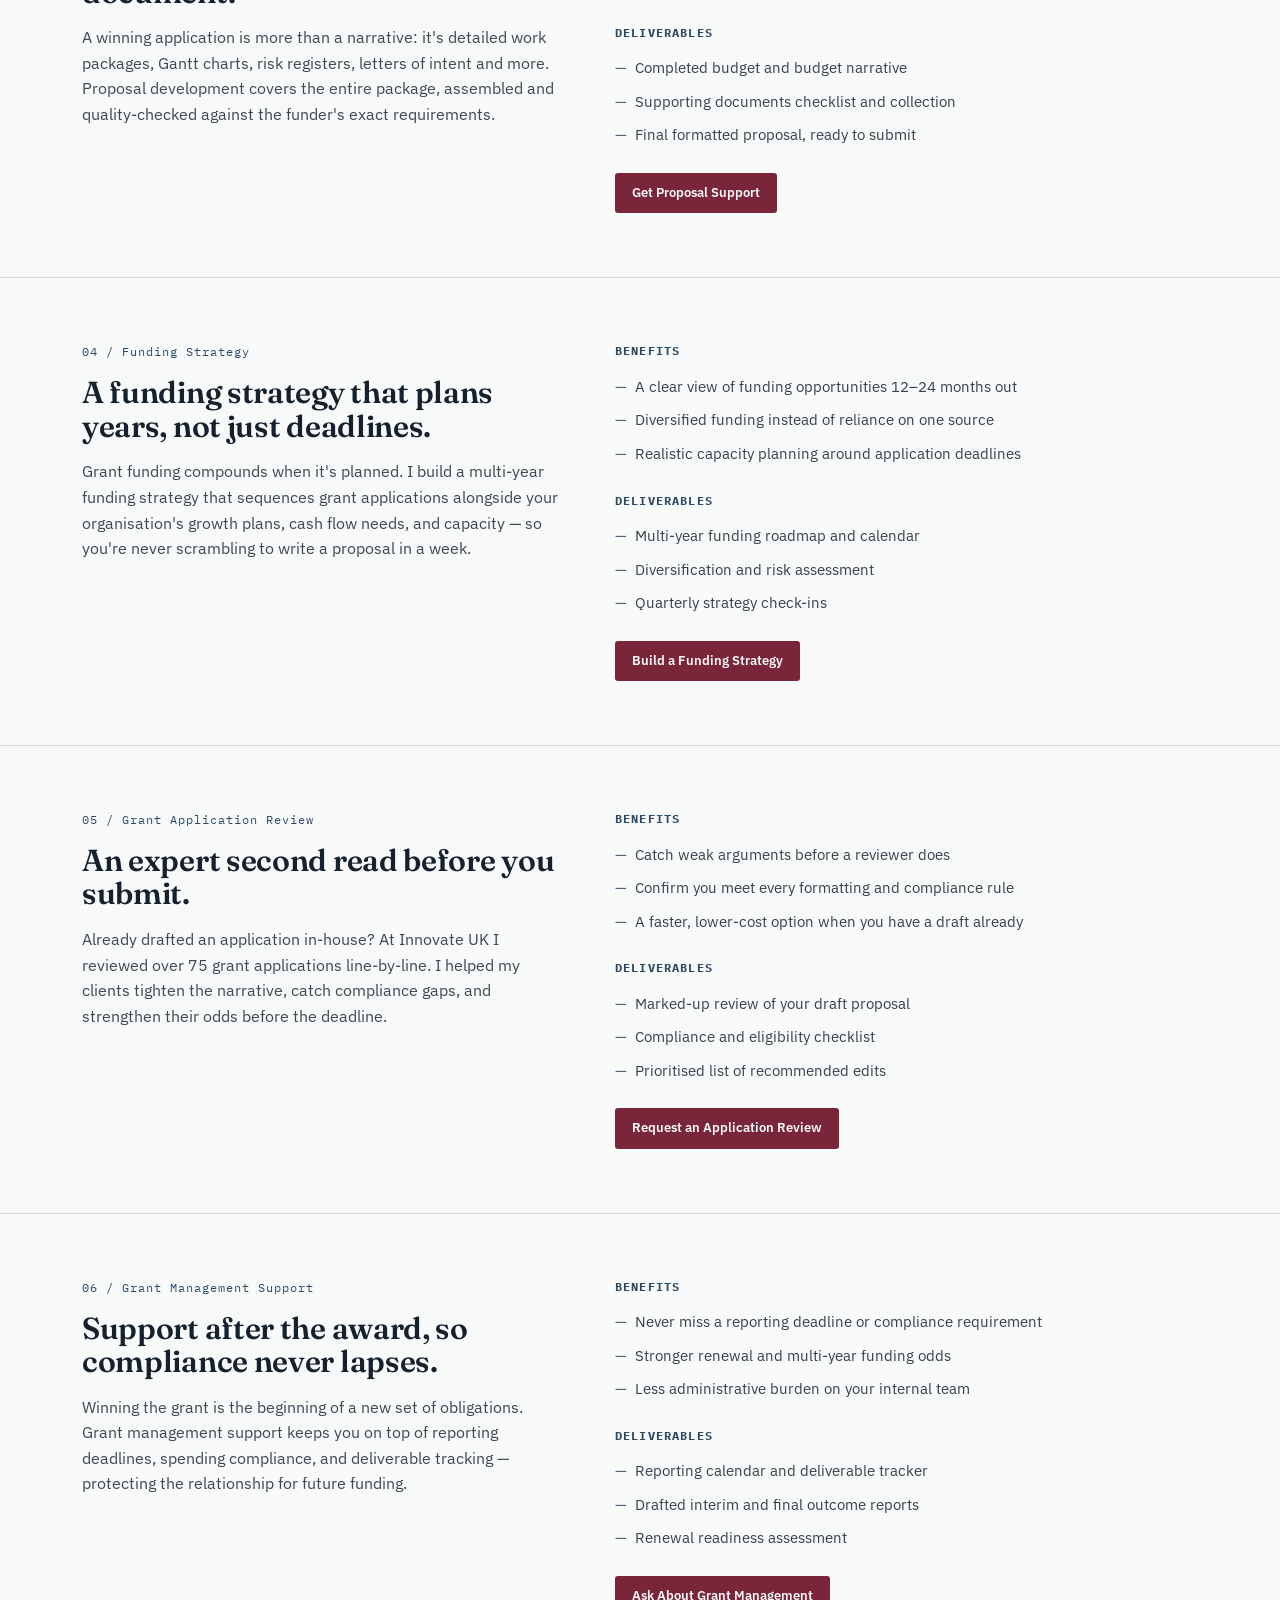
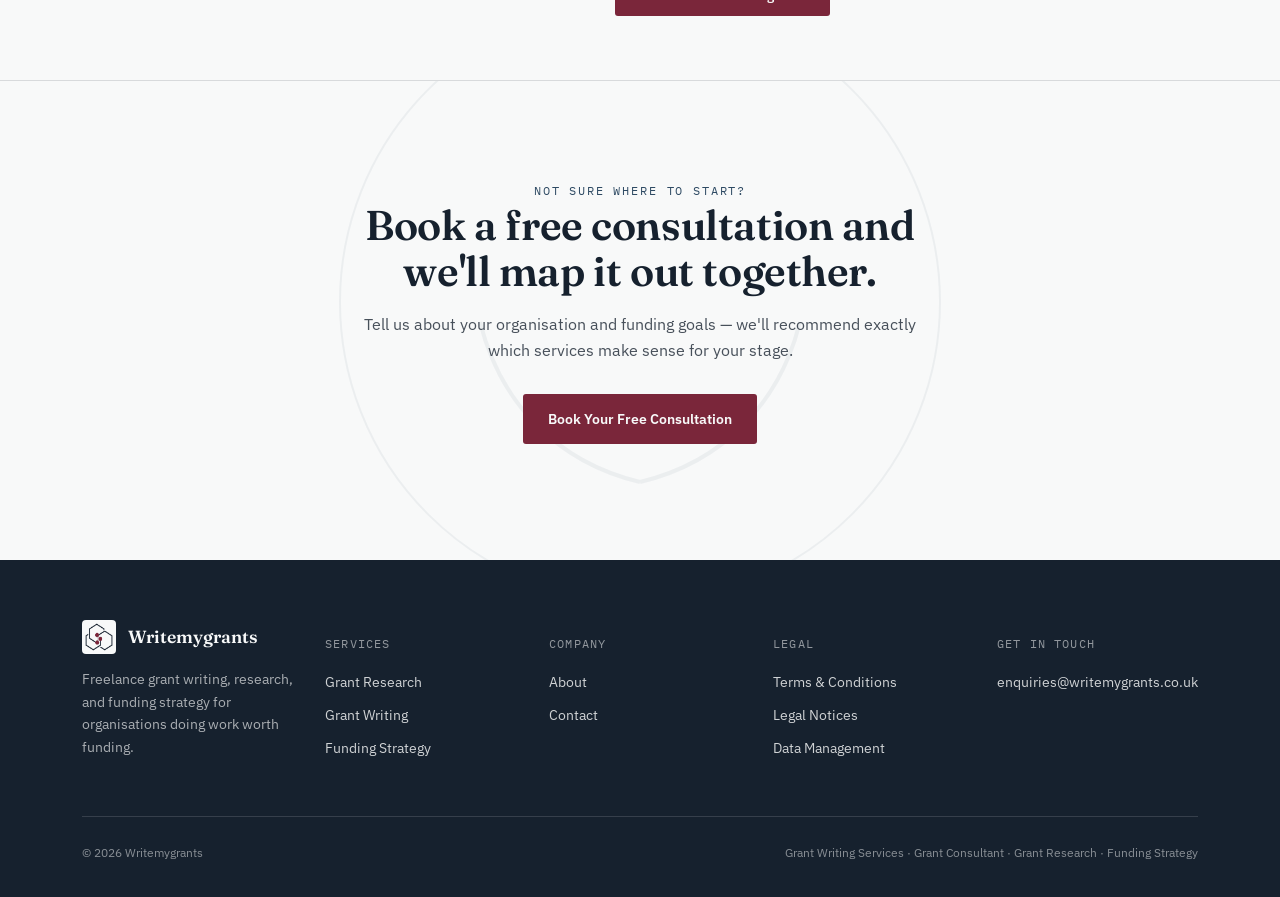
<file: services.html>
<!DOCTYPE html>
<html lang="en">
<head>
<meta charset="UTF-8">
<meta name="viewport" content="width=device-width, initial-scale=1.0">
<title>Grant Writing &amp; Grant Research Services | Writemygrants</title>
<meta name="description" content="Explore Writemygrants' full range of grant services: grant research, grant writing, proposal development, funding strategy, application review, and grant management support.">
<link rel="preconnect" href="https://fonts.googleapis.com">
<link rel="preconnect" href="https://fonts.gstatic.com" crossorigin>
<link href="https://fonts.googleapis.com/css2?family=Fraunces:ital,opsz,wght@0,9..144,300;0,9..144,500;0,9..144,600;1,9..144,400&family=IBM+Plex+Sans:wght@400;500;600&family=IBM+Plex+Mono:wght@400;500&display=swap" rel="stylesheet">
<link rel="stylesheet" href="styles.css">
</head>
<body>

<header class="site">
  <div class="wrap header-row">
    <a href="index.html" class="brand">
      <img class="mark" src="assets/writemygrants-logo-uploaded.png" alt="Writemygrants logo">
      Writemygrants
    </a>
    <nav class="main-nav">
      <a href="index.html">Home</a>
      <a href="about.html">About</a>
      <a href="services.html" class="active">Services</a>
      <a href="contact.html">Contact</a>
    </nav>
    <div class="nav-cta">
      <a href="contact.html" class="btn btn-primary btn-sm">Free Consultation</a>
    </div>
  </div>
</header>

<main>

  <section class="page-hero">
    <div class="wrap">
      <span class="eyebrow">Grant Writing Services</span>
      <h1>Support at every stage of the funding cycle.</h1>
      <p class="lede">Engage Writemygrants for a single application or a standing grants function. Every service below is available on its own or bundled into a full-service funding strategy.</p>
    </div>
  </section>

  <!-- 1. GRANT RESEARCH -->
  <section class="service-block">
    <div class="wrap service-block-grid">
      <div>
        <span class="index">01 / Grant Research</span>
        <h2>Grant research that finds the funders you actually qualify for.</h2>
        <p class="desc">Grant research is where most applications win or lose before a word is written. At Innovate UK, I spent years researching and signposting my clients to the right opportunities, matched to their mission, budget, sector, and geography. By doing so, I helped teams focus on opportunities worth pursuing, not long shots.</p>
      </div>
      <div class="service-side">
        <div class="col">
          <h4>Benefits</h4>
          <ul>
            <li>Stop wasting hours scanning grant databases manually</li>
            <li>Only focus on grants you're genuinely eligible for</li>
            <li>Uncover funders outside your existing network</li>
          </ul>
        </div>
        <div class="col">
          <h4>Deliverables</h4>
          <ul>
            <li>Ranked shortlist of matched grant opportunities</li>
            <li>Eligibility summary and deadline calendar</li>
            <li>Funder priorities and past-awardee notes</li>
          </ul>
        </div>
        <div class="cta-row">
          <a href="contact.html" class="btn btn-accent btn-sm">Request a Grant Research Scan</a>
        </div>
      </div>
    </div>
  </section>

  <!-- 2. GRANT WRITING -->
  <section class="service-block">
    <div class="wrap service-block-grid">
      <div>
        <span class="index">02 / Grant Writing</span>
        <h2>Grant writing that speaks the reviewer's language.</h2>
        <p class="desc">This is the core of Writemygrants: full narrative grant writing that translates your work into the specific criteria a funder is scoring against. Every proposal is written from scratch, grounded in your data, inputs and outcomes, and edited until the case is airtight.</p>
      </div>
      <div class="service-side">
        <div class="col">
          <h4>Benefits</h4>
          <ul>
            <li>A proposal built around funder priorities, not templates</li>
            <li>Clear, compelling narrative free of jargon and filler</li>
            <li>Save the internal hours a strong application demands</li>
          </ul>
        </div>
        <div class="col">
          <h4>Deliverables</h4>
          <ul>
            <li>Complete written proposal narrative</li>
            <li>Logic model and outcomes framework</li>
            <li>Two rounds of revisions before submission</li>
          </ul>
        </div>
        <div class="cta-row">
          <a href="contact.html" class="btn btn-accent btn-sm">Start a Grant Writing Project</a>
        </div>
      </div>
    </div>
  </section>

  <!-- 3. PROPOSAL DEVELOPMENT -->
  <section class="service-block">
    <div class="wrap service-block-grid">
      <div>
        <span class="index">03 / Proposal Development</span>
        <h2>End-to-end proposal development, not just a document.</h2>
        <p class="desc">A winning application is more than a narrative: it's detailed work packages, Gantt charts, risk registers, letters of intent and more. Proposal development covers the entire package, assembled and quality-checked against the funder's exact requirements.</p>
      </div>
      <div class="service-side">
        <div class="col">
          <h4>Benefits</h4>
          <ul>
            <li>Nothing missing at submission — every attachment accounted for</li>
            <li>A budget narrative that matches the story you're telling</li>
            <li>One point of contact managing the whole package</li>
          </ul>
        </div>
        <div class="col">
          <h4>Deliverables</h4>
          <ul>
            <li>Completed budget and budget narrative</li>
            <li>Supporting documents checklist and collection</li>
            <li>Final formatted proposal, ready to submit</li>
          </ul>
        </div>
        <div class="cta-row">
          <a href="contact.html" class="btn btn-accent btn-sm">Get Proposal Support</a>
        </div>
      </div>
    </div>
  </section>

  <!-- 4. FUNDING STRATEGY -->
  <section class="service-block">
    <div class="wrap service-block-grid">
      <div>
        <span class="index">04 / Funding Strategy</span>
        <h2>A funding strategy that plans years, not just deadlines.</h2>
        <p class="desc">Grant funding compounds when it's planned. I build a multi-year funding strategy that sequences grant applications alongside your organisation's growth plans, cash flow needs, and capacity — so you're never scrambling to write a proposal in a week.</p>
      </div>
      <div class="service-side">
        <div class="col">
          <h4>Benefits</h4>
          <ul>
            <li>A clear view of funding opportunities 12–24 months out</li>
            <li>Diversified funding instead of reliance on one source</li>
            <li>Realistic capacity planning around application deadlines</li>
          </ul>
        </div>
        <div class="col">
          <h4>Deliverables</h4>
          <ul>
            <li>Multi-year funding roadmap and calendar</li>
            <li>Diversification and risk assessment</li>
            <li>Quarterly strategy check-ins</li>
          </ul>
        </div>
        <div class="cta-row">
          <a href="contact.html" class="btn btn-accent btn-sm">Build a Funding Strategy</a>
        </div>
      </div>
    </div>
  </section>

  <!-- 5. GRANT APPLICATION REVIEW -->
  <section class="service-block">
    <div class="wrap service-block-grid">
      <div>
        <span class="index">05 / Grant Application Review</span>
        <h2>An expert second read before you submit.</h2>
        <p class="desc">Already drafted an application in-house? At Innovate UK I reviewed over 75 grant applications line-by-line. I helped my clients tighten the narrative, catch compliance gaps, and strengthen their odds before the deadline.</p>
      </div>
      <div class="service-side">
        <div class="col">
          <h4>Benefits</h4>
          <ul>
            <li>Catch weak arguments before a reviewer does</li>
            <li>Confirm you meet every formatting and compliance rule</li>
            <li>A faster, lower-cost option when you have a draft already</li>
          </ul>
        </div>
        <div class="col">
          <h4>Deliverables</h4>
          <ul>
            <li>Marked-up review of your draft proposal</li>
            <li>Compliance and eligibility checklist</li>
            <li>Prioritised list of recommended edits</li>
          </ul>
        </div>
        <div class="cta-row">
          <a href="contact.html" class="btn btn-accent btn-sm">Request an Application Review</a>
        </div>
      </div>
    </div>
  </section>

  <!-- 6. GRANT MANAGEMENT SUPPORT -->
  <section class="service-block">
    <div class="wrap service-block-grid">
      <div>
        <span class="index">06 / Grant Management Support</span>
        <h2>Support after the award, so compliance never lapses.</h2>
        <p class="desc">Winning the grant is the beginning of a new set of obligations. Grant management support keeps you on top of reporting deadlines, spending compliance, and deliverable tracking — protecting the relationship for future funding.</p>
      </div>
      <div class="service-side">
        <div class="col">
          <h4>Benefits</h4>
          <ul>
            <li>Never miss a reporting deadline or compliance requirement</li>
            <li>Stronger renewal and multi-year funding odds</li>
            <li>Less administrative burden on your internal team</li>
          </ul>
        </div>
        <div class="col">
          <h4>Deliverables</h4>
          <ul>
            <li>Reporting calendar and deliverable tracker</li>
            <li>Drafted interim and final outcome reports</li>
            <li>Renewal readiness assessment</li>
          </ul>
        </div>
        <div class="cta-row">
          <a href="contact.html" class="btn btn-accent btn-sm">Ask About Grant Management</a>
        </div>
      </div>
    </div>
  </section>

  <section class="cta-final">
    <svg class="cta-wreath" viewBox="0 0 320 320" fill="none">
      <path d="M160 250 C 118 240, 90 210, 80 170" stroke="var(--olive)" stroke-width="2" fill="none"/>
      <path d="M160 250 C 202 240, 230 210, 240 170" stroke="var(--olive)" stroke-width="2" fill="none"/>
      <circle cx="160" cy="160" r="150" stroke="var(--olive)" stroke-width="1"/>
    </svg>
    <div class="wrap inner">
      <span class="eyebrow center">Not sure where to start?</span>
      <h2>Book a free consultation and we'll map it out together.</h2>
      <p>Tell us about your organisation and funding goals — we'll recommend exactly which services make sense for your stage.</p>
      <div class="actions center">
        <a href="contact.html" class="btn btn-accent">Book Your Free Consultation</a>
      </div>
    </div>
  </section>

</main>

<footer class="site">
  <div class="wrap">
    <div class="footer-top">
      <div>
        <div class="footer-brand">
          <img class="mark" src="assets/writemygrants-logo-uploaded.png" alt="Writemygrants logo">
          Writemygrants
        </div>
        <p>Freelance grant writing, research, and funding strategy for organisations doing work worth funding.</p>
      </div>
      <div class="footer-col">
        <h4>Services</h4>
        <a href="services.html">Grant Research</a>
        <a href="services.html">Grant Writing</a>
        <a href="services.html">Funding Strategy</a>
      </div>
      <div class="footer-col">
        <h4>Company</h4>
        <a href="about.html">About</a>
        <a href="contact.html">Contact</a>
      </div>
      <div class="footer-col">
        <h4>Legal</h4>
        <a href="terms.html">Terms &amp; Conditions</a>
        <a href="legal.html">Legal Notices</a>
        <a href="data-management.html">Data Management</a>
      </div>
      <div class="footer-col">
        <h4>Get in touch</h4>
        <a href="enquiries@writemygrants.co.uk">enquiries@writemygrants.co.uk</a>
      </div>
    </div>
    <div class="footer-bottom">
      <span>© 2026 Writemygrants</span>
      <span>Grant Writing Services · Grant Consultant · Grant Research · Funding Strategy</span>
    </div>
  </div>
</footer>

</body>
</html>
</file>
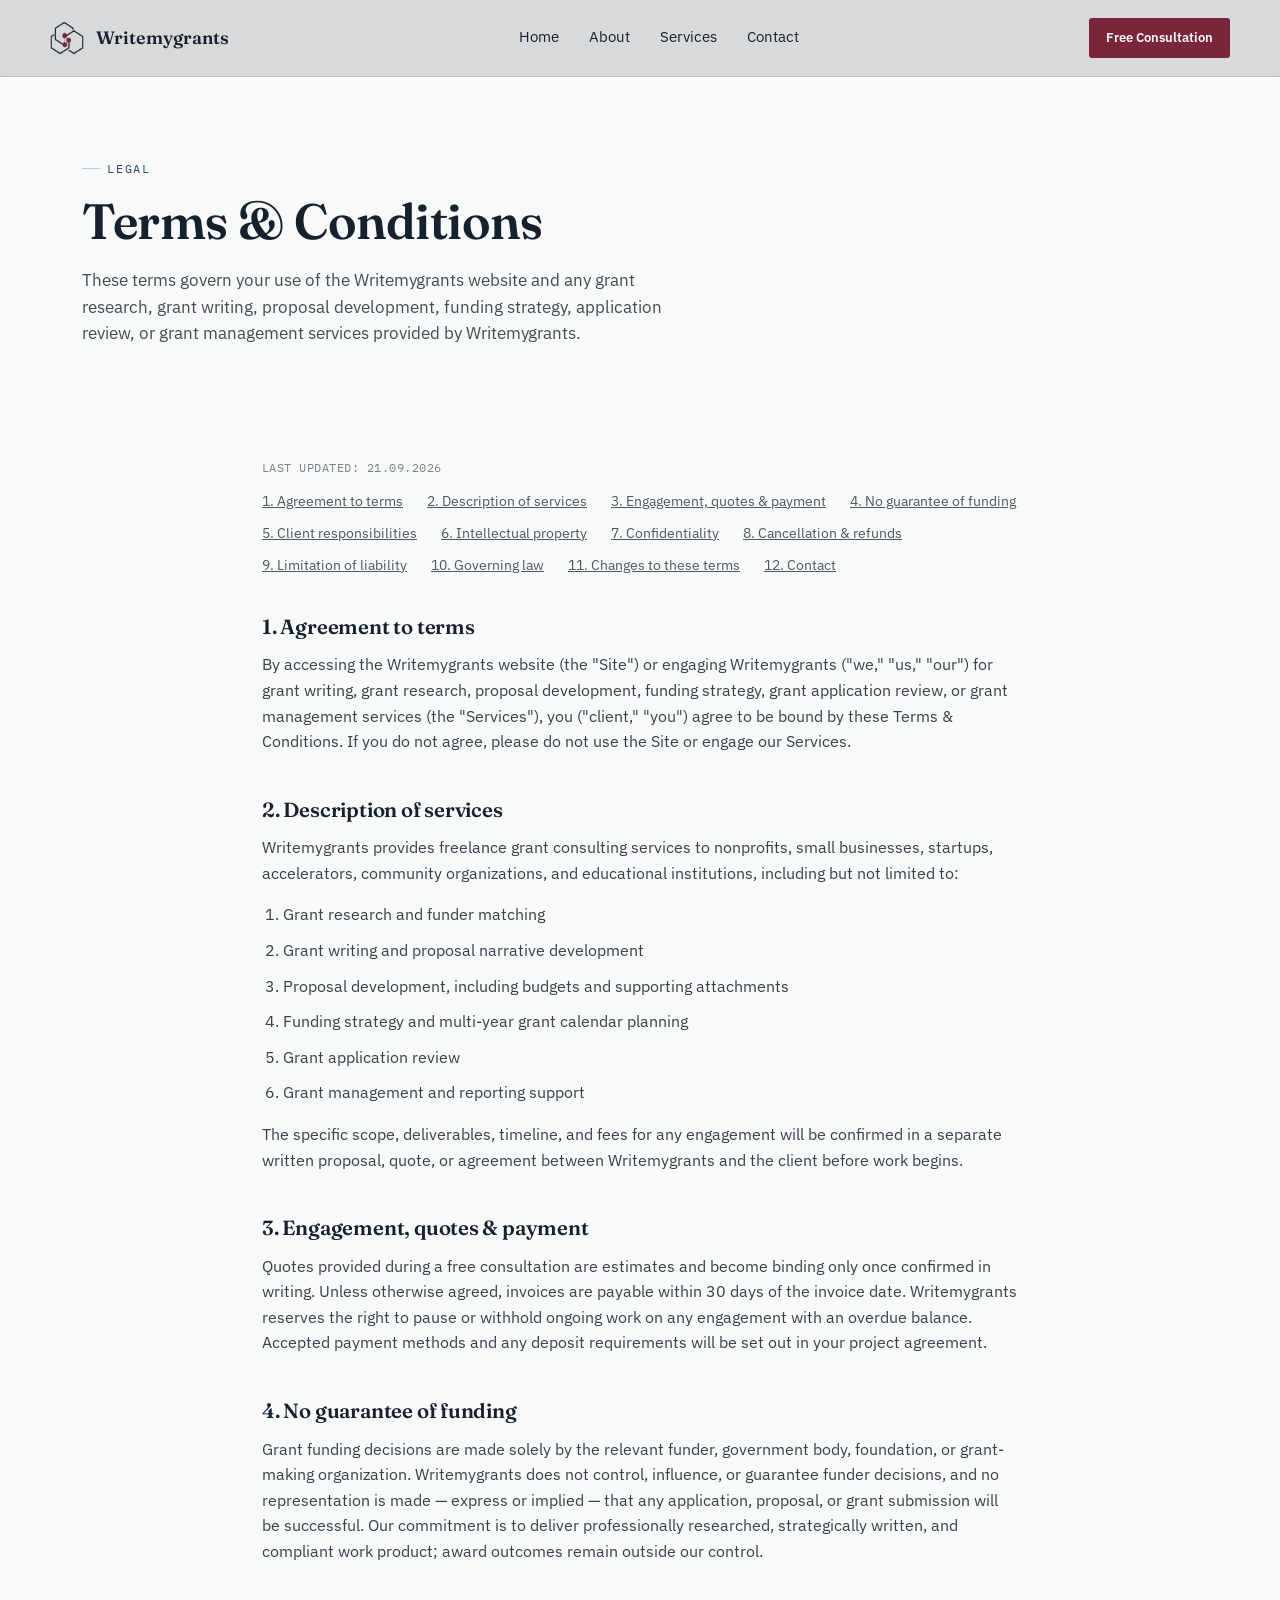
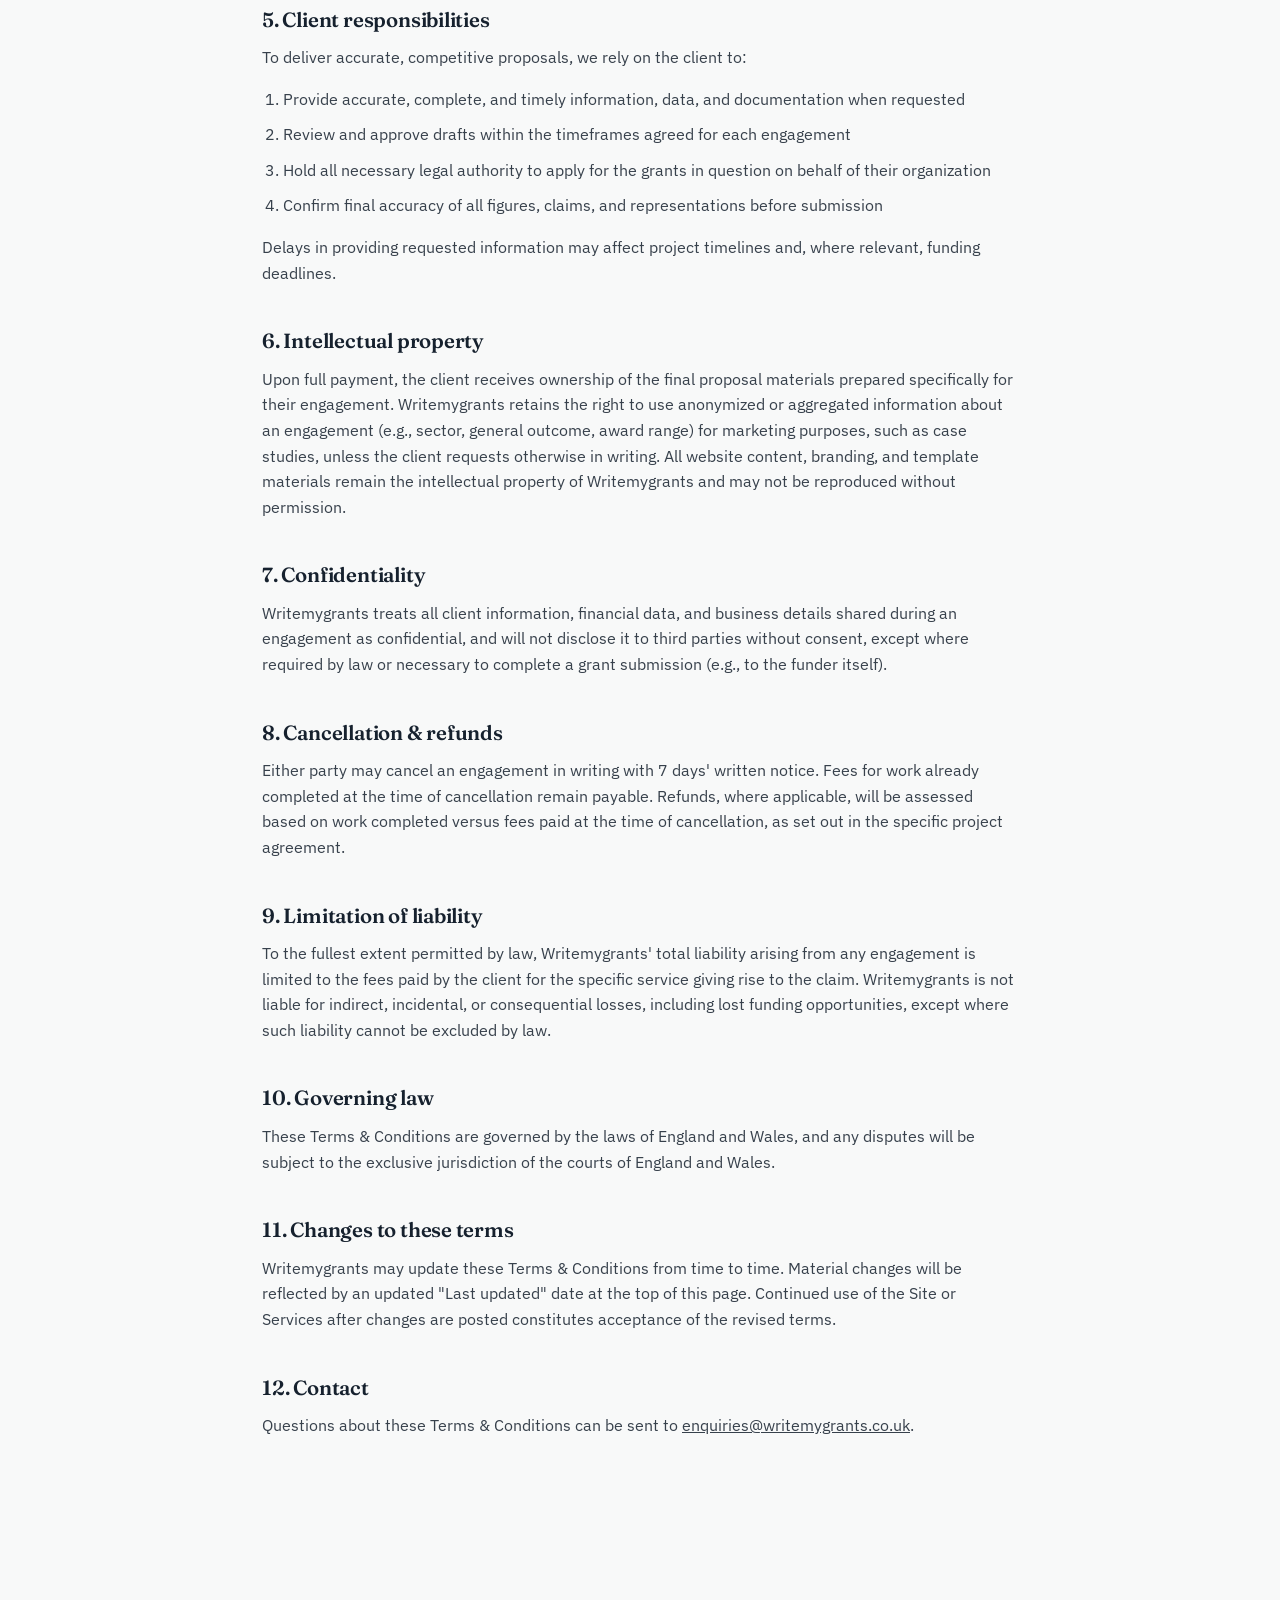
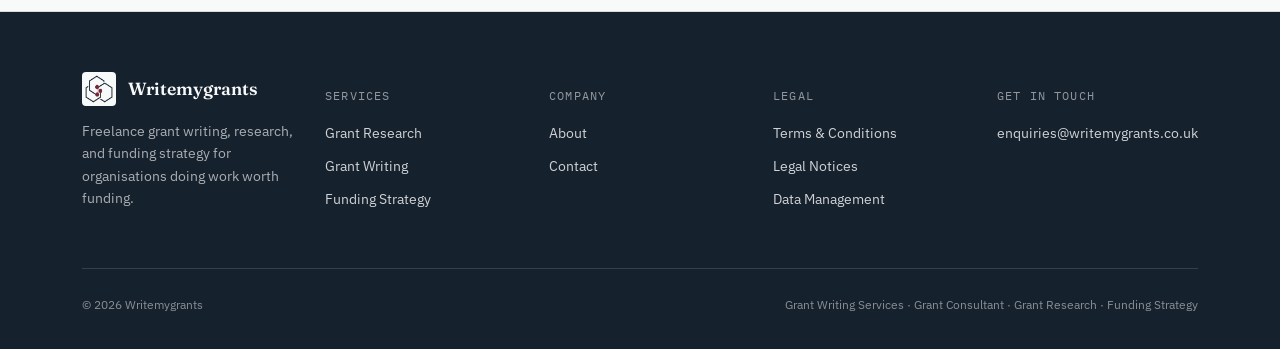
<file: terms.html>
<!DOCTYPE html>
<html lang="en">
<head>
<meta charset="UTF-8">
<meta name="viewport" content="width=device-width, initial-scale=1.0">
<title>Terms &amp; Conditions | Writemygrants</title>
<meta name="description" content="Terms and conditions governing the use of the Writemygrants website and grant writing, research, and funding strategy services.">
<meta name="robots" content="noindex">
<link rel="preconnect" href="https://fonts.googleapis.com">
<link rel="preconnect" href="https://fonts.gstatic.com" crossorigin>
<link href="https://fonts.googleapis.com/css2?family=Fraunces:ital,opsz,wght@0,9..144,300;0,9..144,500;0,9..144,600;1,9..144,400&family=IBM+Plex+Sans:wght@400;500;600&family=IBM+Plex+Mono:wght@400;500&display=swap" rel="stylesheet">
<link rel="stylesheet" href="styles.css">
</head>
<body>

<header class="site">
  <div class="wrap header-row">
    <a href="index.html" class="brand">
      <img class="mark" src="assets/writemygrants-logo-uploaded.png" alt="Writemygrants logo">
      Writemygrants
    </a>
    <nav class="main-nav">
      <a href="index.html">Home</a>
      <a href="about.html">About</a>
      <a href="services.html">Services</a>
      <a href="contact.html">Contact</a>
    </nav>
    <div class="nav-cta">
      <a href="contact.html" class="btn btn-primary btn-sm">Free Consultation</a>
    </div>
  </div>
</header>

<main>

  <section class="page-hero">
    <div class="wrap">
      <span class="eyebrow">Legal</span>
      <h1>Terms &amp; Conditions</h1>
      <p class="lede">These terms govern your use of the Writemygrants website and any grant research, grant writing, proposal development, funding strategy, application review, or grant management services provided by Writemygrants.</p>
    </div>
   <section> 

       <section class="section">
    <div class="wrap wrap-narrow legal-page">

      <p class="updated">Last updated: 21.09.2026</p>

      <div class="legal-toc">
        <a href="#agreement">1. Agreement to terms</a>
        <a href="#services">2. Description of services</a>
        <a href="#engagement">3. Engagement, quotes &amp; payment</a>
        <a href="#no-guarantee">4. No guarantee of funding</a>
        <a href="#responsibilities">5. Client responsibilities</a>
        <a href="#ip">6. Intellectual property</a>
        <a href="#confidentiality">7. Confidentiality</a>
        <a href="#cancellation">8. Cancellation &amp; refunds</a>
        <a href="#liability">9. Limitation of liability</a>
        <a href="#law">10. Governing law</a>
        <a href="#changes">11. Changes to these terms</a>
        <a href="#contact">12. Contact</a>
      </div>

      <h2 id="agreement">1. Agreement to terms</h2>
      <p>By accessing the Writemygrants website (the "Site") or engaging Writemygrants ("we," "us," "our") for grant writing, grant research, proposal development, funding strategy, grant application review, or grant management services (the "Services"), you ("client," "you") agree to be bound by these Terms &amp; Conditions. If you do not agree, please do not use the Site or engage our Services.</p>

      <h2 id="services">2. Description of services</h2>
      <p>Writemygrants provides freelance grant consulting services to nonprofits, small businesses, startups, accelerators, community organizations, and educational institutions, including but not limited to:</p>
      <ol class="legal-list">
        <li>Grant research and funder matching</li>
        <li>Grant writing and proposal narrative development</li>
        <li>Proposal development, including budgets and supporting attachments</li>
        <li>Funding strategy and multi-year grant calendar planning</li>
        <li>Grant application review</li>
        <li>Grant management and reporting support</li>
      </ol>
      <p>The specific scope, deliverables, timeline, and fees for any engagement will be confirmed in a separate written proposal, quote, or agreement between Writemygrants and the client before work begins.</p>

      <h2 id="engagement">3. Engagement, quotes &amp; payment</h2>
      <p>Quotes provided during a free consultation are estimates and become binding only once confirmed in writing. Unless otherwise agreed, invoices are payable within 30 days of the invoice date. Writemygrants reserves the right to pause or withhold ongoing work on any engagement with an overdue balance. Accepted payment methods and any deposit requirements will be set out in your project agreement.</p>

      <h2 id="no-guarantee">4. No guarantee of funding</h2>
      <p>Grant funding decisions are made solely by the relevant funder, government body, foundation, or grant-making organization. Writemygrants does not control, influence, or guarantee funder decisions, and no representation is made — express or implied — that any application, proposal, or grant submission will be successful. Our commitment is to deliver professionally researched, strategically written, and compliant work product; award outcomes remain outside our control.</p>

      <h2 id="responsibilities">5. Client responsibilities</h2>
      <p>To deliver accurate, competitive proposals, we rely on the client to:</p>
      <ol class="legal-list">
        <li>Provide accurate, complete, and timely information, data, and documentation when requested</li>
        <li>Review and approve drafts within the timeframes agreed for each engagement</li>
        <li>Hold all necessary legal authority to apply for the grants in question on behalf of their organization</li>
        <li>Confirm final accuracy of all figures, claims, and representations before submission</li>
      </ol>
      <p>Delays in providing requested information may affect project timelines and, where relevant, funding deadlines.</p>

      <h2 id="ip">6. Intellectual property</h2>
      <p>Upon full payment, the client receives ownership of the final proposal materials prepared specifically for their engagement. Writemygrants retains the right to use anonymized or aggregated information about an engagement (e.g., sector, general outcome, award range) for marketing purposes, such as case studies, unless the client requests otherwise in writing. All website content, branding, and template materials remain the intellectual property of Writemygrants and may not be reproduced without permission.</p>

      <h2 id="confidentiality">7. Confidentiality</h2>
      <p>Writemygrants treats all client information, financial data, and business details shared during an engagement as confidential, and will not disclose it to third parties without consent, except where required by law or necessary to complete a grant submission (e.g., to the funder itself).</p>

      <h2 id="cancellation">8. Cancellation &amp; refunds</h2>
      <p>Either party may cancel an engagement in writing with 7 days' written notice. Fees for work already completed at the time of cancellation remain payable. Refunds, where applicable, will be assessed based on work completed versus fees paid at the time of cancellation, as set out in the specific project agreement.</p>

      <h2 id="liability">9. Limitation of liability</h2>
      <p>To the fullest extent permitted by law, Writemygrants' total liability arising from any engagement is limited to the fees paid by the client for the specific service giving rise to the claim. Writemygrants is not liable for indirect, incidental, or consequential losses, including lost funding opportunities, except where such liability cannot be excluded by law.</p>

      <h2 id="law">10. Governing law</h2>
      <p>These Terms &amp; Conditions are governed by the laws of England and Wales, and any disputes will be subject to the exclusive jurisdiction of the courts of England and Wales.</p>

      <h2 id="changes">11. Changes to these terms</h2>
      <p>Writemygrants may update these Terms &amp; Conditions from time to time. Material changes will be reflected by an updated "Last updated" date at the top of this page. Continued use of the Site or Services after changes are posted constitutes acceptance of the revised terms.</p>

      <h2 id="contact">12. Contact</h2>
      <p>Questions about these Terms &amp; Conditions can be sent to <a href="enquiries@writemygrants.co.uk">enquiries@writemygrants.co.uk</a>.</p>

    </div>
  </section>

</main>

<footer class="site">
  <div class="wrap">
    <div class="footer-top">
      <div>
        <div class="footer-brand">
          <img class="mark" src="assets/writemygrants-logo-uploaded.png" alt="Writemygrants logo">
          Writemygrants
        </div>
        <p>Freelance grant writing, research, and funding strategy for organisations doing work worth funding.</p>
      </div>
      <div class="footer-col">
        <h4>Services</h4>
        <a href="services.html">Grant Research</a>
        <a href="services.html">Grant Writing</a>
        <a href="services.html">Funding Strategy</a>
      </div>
      <div class="footer-col">
        <h4>Company</h4>
        <a href="about.html">About</a>
        <a href="contact.html">Contact</a>
      </div>
      <div class="footer-col">
        <h4>Legal</h4>
        <a href="terms.html">Terms &amp; Conditions</a>
        <a href="legal.html">Legal Notices</a>
        <a href="data-management.html">Data Management</a>
      </div>
      <div class="footer-col">
        <h4>Get in touch</h4>
        <a href="mailto:enquiries@writemygrants.co.uk">enquiries@writemygrants.co.uk</a>
      </div>
    </div>
    <div class="footer-bottom">
      <span>© 2026 Writemygrants</span>
      <span>Grant Writing Services · Grant Consultant · Grant Research · Funding Strategy</span>
    </div>
  </div>
</footer>

</body>
</html>
</file>
<file: styles.css>
/* ===========================================================
   Writemygrants — shared stylesheet
   Palette: white / dark blue / burgundy
   Type: Fraunces (display) + IBM Plex Sans (body) + IBM Plex Mono (utility)
=========================================================== */

:root{
  --beige: #F8F9F9;
  --beige-deep: #ECEEEE;
  --ink: #16212E;
  --olive: #2E4A63;
  --red: #7A263A;
  --red-hover: #93304A;
  --ice: #E3F0F5;
  --pale-blue: #AFD3E3;
  --line: rgba(22,33,46,0.14);
  --radius: 3px;
}

*{ box-sizing: border-box; }
html{ scroll-behavior: smooth; }
body{
  margin:0;
  background: var(--beige);
  color: var(--ink);
  font-family: 'IBM Plex Sans', sans-serif;
  font-size: 16px;
  line-height: 1.6;
  -webkit-font-smoothing: antialiased;
}

h1,h2,h3{
  font-family: 'Fraunces', serif;
  font-weight: 600;
  line-height: 1.1;
  margin: 0;
  letter-spacing: -0.01em;
}

p{ margin: 0 0 1em; }
a{ color: inherit; }
img,svg{ display:block; max-width:100%; }
ul{ margin:0; padding:0; list-style:none; }

.eyebrow{
  font-family: 'IBM Plex Mono', monospace;
  font-size: 0.72rem;
  letter-spacing: 0.16em;
  text-transform: uppercase;
  color: var(--olive);
  display: inline-flex;
  align-items: center;
  gap: 0.6em;
}
.eyebrow::before{
  content:"";
  width: 18px; height: 1px;
  background: var(--pale-blue);
  display:inline-block;
}
.eyebrow.center{ justify-content:center; }
.eyebrow.center::before{ display:none; }

.wrap{
  max-width: 1180px;
  margin: 0 auto;
  padding: 0 32px;
}
.wrap-narrow{
  max-width: 820px;
  margin: 0 auto;
  padding: 0 32px;
}

/* ---------- Buttons ---------- */
.btn{
  display:inline-flex; align-items:center; gap:8px;
  font-family:'IBM Plex Sans', sans-serif; font-weight:600; font-size:0.88rem;
  padding: 13px 24px; border-radius: var(--radius);
  text-decoration:none; border:1px solid transparent; cursor:pointer;
  transition: transform .18s ease, background .18s ease, border-color .18s ease;
}
.btn-primary{ background: var(--red); color: var(--beige); }
.btn-primary:hover{ background: var(--red-hover); transform: translateY(-1px); }
.btn-accent{ background: var(--red); color: var(--beige); }
.btn-accent:hover{ background: var(--red-hover); transform: translateY(-1px); }
.btn-ghost{ border-color: var(--ink); background: transparent; }
.btn-ghost:hover{ background: var(--ink); color: var(--beige); }
.btn-sm{ padding: 9px 16px; font-size: 0.8rem; }
.actions{ display:flex; gap:16px; align-items:center; flex-wrap:wrap; }
.actions.center{ justify-content:center; }

/* ---------- Header ---------- */
header.site{
  position: sticky; top:0; z-index: 50;
  background: rgba(22,33,46,0.14);
  backdrop-filter: blur(6px);
  border-bottom: 1px solid var(--line);
}
.header-row{
  display:flex; align-items:center; justify-content:space-between;
  padding: 18px 0;
}
.brand{
  display:flex; align-items:center; gap:12px;
  font-family:'Fraunces', serif; font-weight:600; font-size:1.12rem;
  text-decoration:none; color: var(--ink); white-space:nowrap;
}
.brand .mark{ width:34px; height:34px; flex-shrink:0; }
nav.main-nav{ display:flex; gap:30px; }
nav.main-nav a{
  text-decoration:none; font-size:0.92rem; color: var(--ink);
  position:relative; padding-bottom:3px; white-space:nowrap;
}
nav.main-nav a::after{
  content:""; position:absolute; left:0; right:0; bottom:0; height:1px;
  background: var(--olive); transform: scaleX(0); transform-origin: left;
  transition: transform .25s ease;
}
nav.main-nav a:hover::after,
nav.main-nav a.active::after{ transform: scaleX(1); }
nav.main-nav a.active{ color: var(--ink); font-weight:600; }
.nav-cta{ display:flex; align-items:center; gap:18px; }
.nav-toggle{
  display:none; flex-direction:column; justify-content:center; gap:5px;
  width:34px; height:34px; padding:0; border:none; background:none; cursor:pointer;
  flex-shrink:0;
}
.nav-toggle span{
  display:block; width:100%; height:2px; background:var(--ink); border-radius:2px;
  transition: transform .25s ease, opacity .2s ease;
}
header.site.nav-open .nav-toggle span:nth-child(1){ transform: translateY(7px) rotate(45deg); }
header.site.nav-open .nav-toggle span:nth-child(2){ opacity:0; }
header.site.nav-open .nav-toggle span:nth-child(3){ transform: translateY(-7px) rotate(-45deg); }

/* ---------- Page hero (interior pages) ---------- */
.page-hero{
  padding: 74px 0 56px;
  border-bottom: 1px solid var(--line);
}
.page-hero .eyebrow{ margin-bottom: 16px; }
.page-hero h1{ font-size: clamp(2.1rem, 4vw, 3.1rem); max-width: 18ch; }
.page-hero p.lede{ margin-top:18px; max-width: 58ch; opacity:0.8; font-size:1.05rem; }

/* ---------- Hero (home) ---------- */
.hero{ padding: 92px 0 70px; position: relative; overflow: hidden; }
.hero-grid{ display:grid; grid-template-columns: 1.05fr 0.95fr; gap: 48px; align-items:center; }
.hero h1{ font-size: clamp(2.4rem, 4.4vw, 3.65rem); margin: 18px 0 22px; }
.hero h1 em{ font-style: italic; font-weight: 400; color: var(--olive); }
.hero p.lede{ font-size: 1.08rem; max-width: 46ch; opacity: 0.82; margin-bottom: 34px; }
.hero-visual{ position:relative; display:flex; align-items:center; justify-content:center; }
.seal{ width: min(100%, 380px); animation: stampIn 0.9s cubic-bezier(.2,.9,.25,1) both; animation-delay:.15s; }
@keyframes stampIn{
  0%{ opacity:0; transform: scale(1.22) rotate(-6deg); }
  60%{ opacity:1; }
  100%{ opacity:1; transform: scale(1) rotate(0deg); }
}
.chip{
  position:absolute; background: var(--beige); border:1px solid var(--line);
  border-radius: var(--radius); padding: 10px 14px;
  font-family:'IBM Plex Mono', monospace; font-size: 0.74rem;
  box-shadow: 0 10px 24px rgba(22,33,46,0.08);
  opacity:0; animation: chipIn .6s ease forwards;
}
.chip .n{ display:block; font-family:'Fraunces', serif; font-size:1.15rem; font-weight:600; color: var(--ink); }
.chip-a{ top: 4%; left: -4%; animation-delay: .75s; }
.chip-b{ bottom: 6%; right: -6%; animation-delay: .95s; }
@keyframes chipIn{ from{ opacity:0; transform: translateY(8px);} to{opacity:1; transform:translateY(0);} }
@media (prefers-reduced-motion: reduce){ .seal, .chip{ animation:none !important; opacity:1; transform:none; } }

/* ---------- Trust strip ---------- */
.trust{ border-top: 1px solid var(--line); border-bottom: 1px solid var(--line); padding: 22px 0; }
.trust-row{ display:flex; flex-wrap:wrap; gap: 14px 36px; align-items:center; justify-content:space-between; }
.trust-label{ font-family:'IBM Plex Mono', monospace; font-size:0.72rem; letter-spacing:0.1em; text-transform:uppercase; opacity:0.6; }
.sector-list{ display:flex; flex-wrap:wrap; gap: 10px 28px; }
.sector-list span{ font-size:0.92rem; opacity:0.75; }

/* ---------- Generic section ---------- */
.section{ padding: 100px 0; }
.section-tight{ padding: 70px 0; }
.section-head{ max-width: 660px; margin-bottom: 52px; }
.section-head.center{ margin-left:auto; margin-right:auto; text-align:center; }
.section-head h2{ font-size: clamp(1.9rem, 3vw, 2.6rem); margin-top:14px; }
.section-head p{ opacity:0.78; margin-top:14px; max-width: 56ch; }
.section-head.center p{ margin-left:auto; margin-right:auto; }

/* ---------- Benefit / feature grid ---------- */
.feature-grid{ display:grid; grid-template-columns: repeat(3,1fr); gap: 1px; background: var(--line); border:1px solid var(--line); }
.feature-card{ background: var(--beige); padding: 34px 30px; transition: background .2s ease; }
.feature-card:hover{ background: var(--ice); }
.feature-card .icon{ width:28px; height:28px; margin-bottom:20px; color: var(--olive); }
.feature-card h3{ font-size:1.05rem; margin-bottom:10px; }
.feature-card p{ font-size:0.9rem; opacity:0.75; margin:0; }

/* ---------- Steps / process ---------- */
.steps{ display:grid; grid-template-columns: repeat(5, 1fr); gap:0; position:relative; }
.steps.steps-4{ grid-template-columns: repeat(4,1fr); }
.steps::before{ content:""; position:absolute; top:18px; left:4%; right:4%; height:1px; background: var(--line); }
.step{ padding: 0 18px 0 0; position:relative; }
.step .num{
  font-family:'IBM Plex Mono', monospace; font-size:0.82rem; color: var(--beige);
  background: var(--ink); width:36px; height:36px; border-radius:50%;
  display:flex; align-items:center; justify-content:center; position:relative; z-index:2; margin-bottom:20px;
}
.step h3{ font-size:1.05rem; margin-bottom:8px; }
.step p{ font-size:0.9rem; opacity:0.75; margin:0; }

/* ---------- Stats band ---------- */
.band{ background: var(--ink); color: var(--beige); padding: 84px 0; position:relative; overflow:hidden; }
.band-wreath{ position:absolute; right:-80px; top:50%; transform: translateY(-50%); width:420px; opacity:0.08; }
.band-grid{ display:grid; grid-template-columns: repeat(4,1fr); gap:30px; position:relative; z-index:1; }
.stat .num{ font-family:'Fraunces', serif; font-weight:600; font-size: clamp(2.1rem,3.6vw,3rem); color: var(--beige); }
.stat .label{ font-family:'IBM Plex Mono', monospace; font-size:0.76rem; letter-spacing:0.06em; color: var(--pale-blue); margin-top:8px; text-transform:uppercase; }

/* ---------- Testimonials ---------- */
.testi-grid{ display:grid; grid-template-columns: repeat(3,1fr); gap: 24px; }
.testi-card{ background: var(--ice); border:1px solid var(--line); padding: 32px 28px; display:flex; flex-direction:column; }
.testi-card blockquote{ font-family:'Fraunces', serif; font-style:italic; font-weight:400; font-size:1.08rem; margin:0 0 20px; line-height:1.45; flex-grow:1; }
.testi-card cite{ font-style:normal; font-family:'IBM Plex Mono', monospace; font-size:0.74rem; letter-spacing:0.03em; opacity:0.68; }

.testimonial{ padding: 100px 0; }
.testimonial-panel{ background: var(--ice); border:1px solid var(--line); padding: 60px 56px; text-align:center; max-width: 820px; margin:0 auto; }
.testimonial-panel blockquote{ font-family:'Fraunces', serif; font-style:italic; font-weight:400; font-size: clamp(1.25rem, 2.2vw, 1.55rem); margin:0 0 24px; line-height:1.42; }
.testimonial-panel cite{ font-style:normal; font-family:'IBM Plex Mono', monospace; font-size:0.76rem; letter-spacing:0.03em; opacity:0.68; }

/* ---------- CTA band ---------- */
.cta-final{ padding: 96px 0 116px; position:relative; text-align:center; overflow:hidden; }
.cta-final .cta-wreath{ position:absolute; left:50%; top:46%; transform: translate(-50%,-50%); width:640px; opacity:0.06; z-index:0; }
.cta-final .inner{ position:relative; z-index:1; max-width:620px; margin:0 auto; }
.cta-final h2{ font-size: clamp(2rem,3.6vw,2.6rem); margin-bottom:18px; }
.cta-final p{ opacity:0.78; margin-bottom: 30px; }

/* ---------- Services page ---------- */
.service-block{ padding: 64px 0; border-bottom: 1px solid var(--line); }
.service-block:last-of-type{ border-bottom:none; }
.service-block-grid{ display:grid; grid-template-columns: 0.9fr 1.1fr; gap: 56px; align-items:start; }
.service-block .index{ font-family:'IBM Plex Mono', monospace; font-size:0.78rem; color: var(--olive); letter-spacing:0.08em; margin-bottom:14px; display:block; }
.service-block h2{ font-size: clamp(1.5rem,2.4vw,1.9rem); margin-bottom: 16px; }
.service-block .desc{ opacity:0.82; margin-bottom:0; }
.service-side h4{
  font-family:'IBM Plex Mono', monospace; font-size:0.72rem; letter-spacing:0.1em; text-transform:uppercase;
  color: var(--olive); margin: 0 0 14px;
}
.service-side .col{ margin-bottom: 26px; }
.service-side ul li{ font-size:0.92rem; padding-left: 20px; position:relative; margin-bottom:10px; opacity:0.85; }
.service-side ul li::before{ content:"—"; position:absolute; left:0; color: var(--olive); }
.service-block .cta-row{ margin-top: 22px; }

/* ---------- Case studies ---------- */
.case-grid{ display:flex; flex-direction:column; gap: 1px; background: var(--line); border:1px solid var(--line); margin-top: 10px; }
.case-card{ background: var(--beige); padding: 46px 44px; display:grid; grid-template-columns: 0.7fr 1.3fr; gap: 44px; }
.case-meta{ }
.case-meta .sector{ font-family:'IBM Plex Mono', monospace; font-size:0.72rem; letter-spacing:0.1em; text-transform:uppercase; color: var(--olive); margin-bottom:14px; display:block; }
.case-meta h3{ font-size: 1.5rem; margin-bottom: 18px; }
/* case-amount rule removed — was only used by the retired Success Stories page */
.case-body h4{ font-family:'IBM Plex Mono', monospace; font-size:0.72rem; letter-spacing:0.1em; text-transform:uppercase; color: var(--olive); margin: 0 0 8px; }
.case-body .case-section{ margin-bottom: 20px; }
.case-body p{ opacity:0.85; margin:0; }

/* ---------- About page ---------- */
.about-grid{ display:grid; grid-template-columns: 1fr 1fr; gap: 60px; align-items:center; }
.about-portrait{
  aspect-ratio: 4/5; background: var(--beige-deep); border:1px solid var(--line);
  display:flex; align-items:center; justify-content:center; position:relative; overflow:hidden;
  padding-bottom: 44px; box-sizing: border-box;
}
.about-portrait .frame-label{ position:absolute; bottom:18px; left:18px; right:18px; font-family:'IBM Plex Mono', monospace; font-size:0.7rem; letter-spacing:0.08em; text-transform:uppercase; opacity:0.55; }
.about-portrait svg, .about-portrait img{
  width: 38%; opacity: 0.9;
  animation: stampIn 0.9s cubic-bezier(.2,.9,.25,1) both;
  animation-delay: .15s;
}
.creds{ display:grid; grid-template-columns: repeat(3,1fr); gap: 20px; margin-top: 40px; }
.creds .cred{ border-top: 1px solid var(--line); padding-top: 14px; }
.creds .cred .num{ font-family:'Fraunces', serif; font-weight:600; font-size:1.6rem; color: var(--ink); }
.creds .cred .label{ font-family:'IBM Plex Mono', monospace; font-size:0.72rem; letter-spacing:0.05em; text-transform:uppercase; opacity:0.62; margin-top:4px; }

.values-grid{ display:grid; grid-template-columns: repeat(3,1fr); gap: 1px; background: var(--line); border:1px solid var(--line); }
.value-card{ background: var(--beige); padding: 32px 28px; transition: background .2s ease; }
.value-card:hover{ background: var(--ice); }
.value-card h3{ font-size:1.05rem; margin-bottom:10px; }
.value-card p{ font-size:0.9rem; opacity:0.75; margin:0; }

/* ---------- Contact page ---------- */
.contact-grid{ display:grid; grid-template-columns: 1fr 1fr; gap: 60px; align-items:start; }
.contact-form{ display:flex; flex-direction:column; gap: 18px; }
.form-row{ display:grid; grid-template-columns: 1fr 1fr; gap: 18px; }
label{ display:block; font-family:'IBM Plex Mono', monospace; font-size:0.72rem; letter-spacing:0.06em; text-transform:uppercase; opacity:0.65; margin-bottom:8px; }
input, select, textarea{
  width:100%; padding: 13px 14px; border:1px solid var(--line); background: var(--ice);
  color: var(--ink); font-family:'IBM Plex Sans', sans-serif; font-size:0.95rem; border-radius: var(--radius);
}
input:focus, select:focus, textarea:focus{ outline: 2px solid var(--ink); outline-offset:1px; }
textarea{ resize: vertical; min-height: 120px; }
.form-note{ font-size:0.82rem; opacity:0.6; }

.contact-side .panel{ background: var(--beige-deep); border:1px solid var(--line); padding: 30px 28px; margin-bottom: 22px; }
.contact-side .panel h4{ font-family:'IBM Plex Mono', monospace; font-size:0.72rem; letter-spacing:0.08em; text-transform:uppercase; color: var(--olive); margin:0 0 12px; }
.contact-side .panel p{ margin:0 0 8px; font-size:0.94rem; }
.contact-side .panel a{ text-decoration:underline; }

.faq{ max-width: 820px; margin: 0 auto; }
.faq-item{ border-bottom: 1px solid var(--line); }
.faq-q{
  width:100%; text-align:left; background:none; border:none; cursor:pointer;
  padding: 22px 0; display:flex; justify-content:space-between; align-items:center;
  font-family:'Fraunces', serif; font-size:1.05rem; font-weight:600; color: var(--ink);
}
.faq-q .plus{ font-family:'IBM Plex Mono', monospace; font-size:1.2rem; color: var(--olive); transition: transform .2s ease; flex-shrink:0; margin-left: 16px; }
.faq-item.open .faq-q .plus{ transform: rotate(45deg); }
.faq-a{ max-height:0; overflow:hidden; transition: max-height .3s ease; }
.faq-item.open .faq-a{ max-height: 300px; }
.faq-a p{ padding-bottom: 22px; opacity:0.8; margin:0; max-width: 62ch; }

/* ---------- Footer ---------- */
footer.site{ background: var(--ink); color: var(--beige); padding: 60px 0 34px; }
.footer-top{ display:grid; grid-template-columns: 1.1fr repeat(4, 1fr); gap: 32px; padding-bottom: 44px; border-bottom: 1px solid rgba(248,249,249,0.14); }
.footer-brand{ display:flex; align-items:center; gap:12px; font-family:'Fraunces',serif; font-weight:600; font-size:1.1rem; margin-bottom:14px; }
.footer-brand .mark{
  width:28px; height:28px; background: var(--beige); border-radius: 4px; padding: 3px;
  box-sizing: content-box;
}
.footer-top p{ opacity:0.65; font-size:0.88rem; max-width: 32ch; }
.footer-col h4{ font-family:'IBM Plex Mono', monospace; font-size:0.72rem; letter-spacing:0.1em; text-transform:uppercase; opacity:0.55; margin-bottom:16px; font-weight:400; }
.footer-col a{ display:block; text-decoration:none; opacity:0.82; font-size:0.9rem; margin-bottom:10px; }
.footer-col a:hover{ opacity:1; text-decoration:underline; }
.footer-bottom{ display:flex; justify-content:space-between; align-items:center; padding-top:26px; font-size:0.78rem; opacity:0.5; flex-wrap:wrap; gap:10px; }

/* ---------- Responsive ---------- */
@media (max-width: 980px){
  .hero-grid{ grid-template-columns: 1fr; }
  .hero-visual{ order:-1; max-width:320px; margin:0 auto; }
  .steps, .steps.steps-4{ grid-template-columns: 1fr 1fr; gap: 40px 20px; }
  .steps::before{ display:none; }
  .feature-grid, .values-grid{ grid-template-columns: 1fr 1fr; }
  .band-grid{ grid-template-columns: 1fr 1fr; gap:36px; }
  .footer-top{ grid-template-columns: 1fr 1fr 1fr; }
  .service-block-grid{ grid-template-columns: 1fr; gap: 28px; }
  .case-card{ grid-template-columns: 1fr; }
  .about-grid{ grid-template-columns: 1fr; }
  .contact-grid{ grid-template-columns: 1fr; }
  .testi-grid{ grid-template-columns: 1fr; }
}
@media (max-width: 640px){
  .wrap, .wrap-narrow{ padding: 0 20px; }
  .nav-toggle{ display:flex; }
  .nav-cta{ gap:10px; }
  .nav-cta .btn{ padding:8px 11px; font-size:0.72rem; white-space:nowrap; }
  .brand{ font-size:0.98rem; gap:9px; }
  nav.main-nav{
    display:none;
    position:absolute; top:100%; left:0; right:0;
    flex-direction:column; gap:0;
    background:var(--beige); border-bottom:1px solid var(--line);
    padding:4px 20px 12px;
    box-shadow: 0 12px 20px rgba(22,33,46,0.08);
  }
  header.site.nav-open nav.main-nav{ display:flex; }
  nav.main-nav a{ padding:14px 0; border-bottom:1px solid var(--line); }
  nav.main-nav a:last-child{ border-bottom:none; }
  header.site{ position:sticky; }
  .steps, .steps.steps-4{ grid-template-columns: 1fr; }
  .feature-grid, .values-grid{ grid-template-columns: 1fr; }
  .band-grid{ grid-template-columns: 1fr; }
  .testimonial-panel{ padding: 40px 24px; }
  .footer-top{ grid-template-columns: 1fr; }
  .trust-row{ flex-direction:column; align-items:flex-start; }
  .form-row{ grid-template-columns: 1fr; }
  .creds{ grid-template-columns: 1fr 1fr; }
}

:focus-visible{ outline: 2px solid var(--ink); outline-offset: 2px; }

/* ---------- Legal pages ---------- */
.legal-note{
  background: var(--ice);
  border: 1px solid var(--line);
  border-left: 3px solid var(--pale-blue);
  padding: 20px 24px;
  font-size: 0.88rem;
  opacity: 0.9;
  margin-bottom: 48px;
}
.legal-note strong{ color: var(--ink); }
.legal-page h2{
  font-size: 1.28rem;
  margin: 44px 0 14px;
}
.legal-page h2:first-of-type{ margin-top: 0; }
.legal-page p{ opacity: 0.85; }
.legal-page .legal-list{
  list-style: decimal;
  padding-left: 1.3em;
  margin: 0 0 1em;
}
.legal-page .legal-list li{ margin-bottom: 10px; opacity: 0.85; }
.legal-page .updated{
  font-family: 'IBM Plex Mono', monospace;
  font-size: 0.76rem;
  letter-spacing: 0.04em;
  text-transform: uppercase;
  opacity: 0.55;
  margin-top: -6px;
}
.legal-toc{ display:flex; flex-wrap:wrap; gap: 10px 24px; margin-bottom: 40px; }
.legal-toc a{ font-size: 0.86rem; text-decoration: underline; opacity: 0.75; }
.legal-toc a:hover{ opacity: 1; }
</file>
